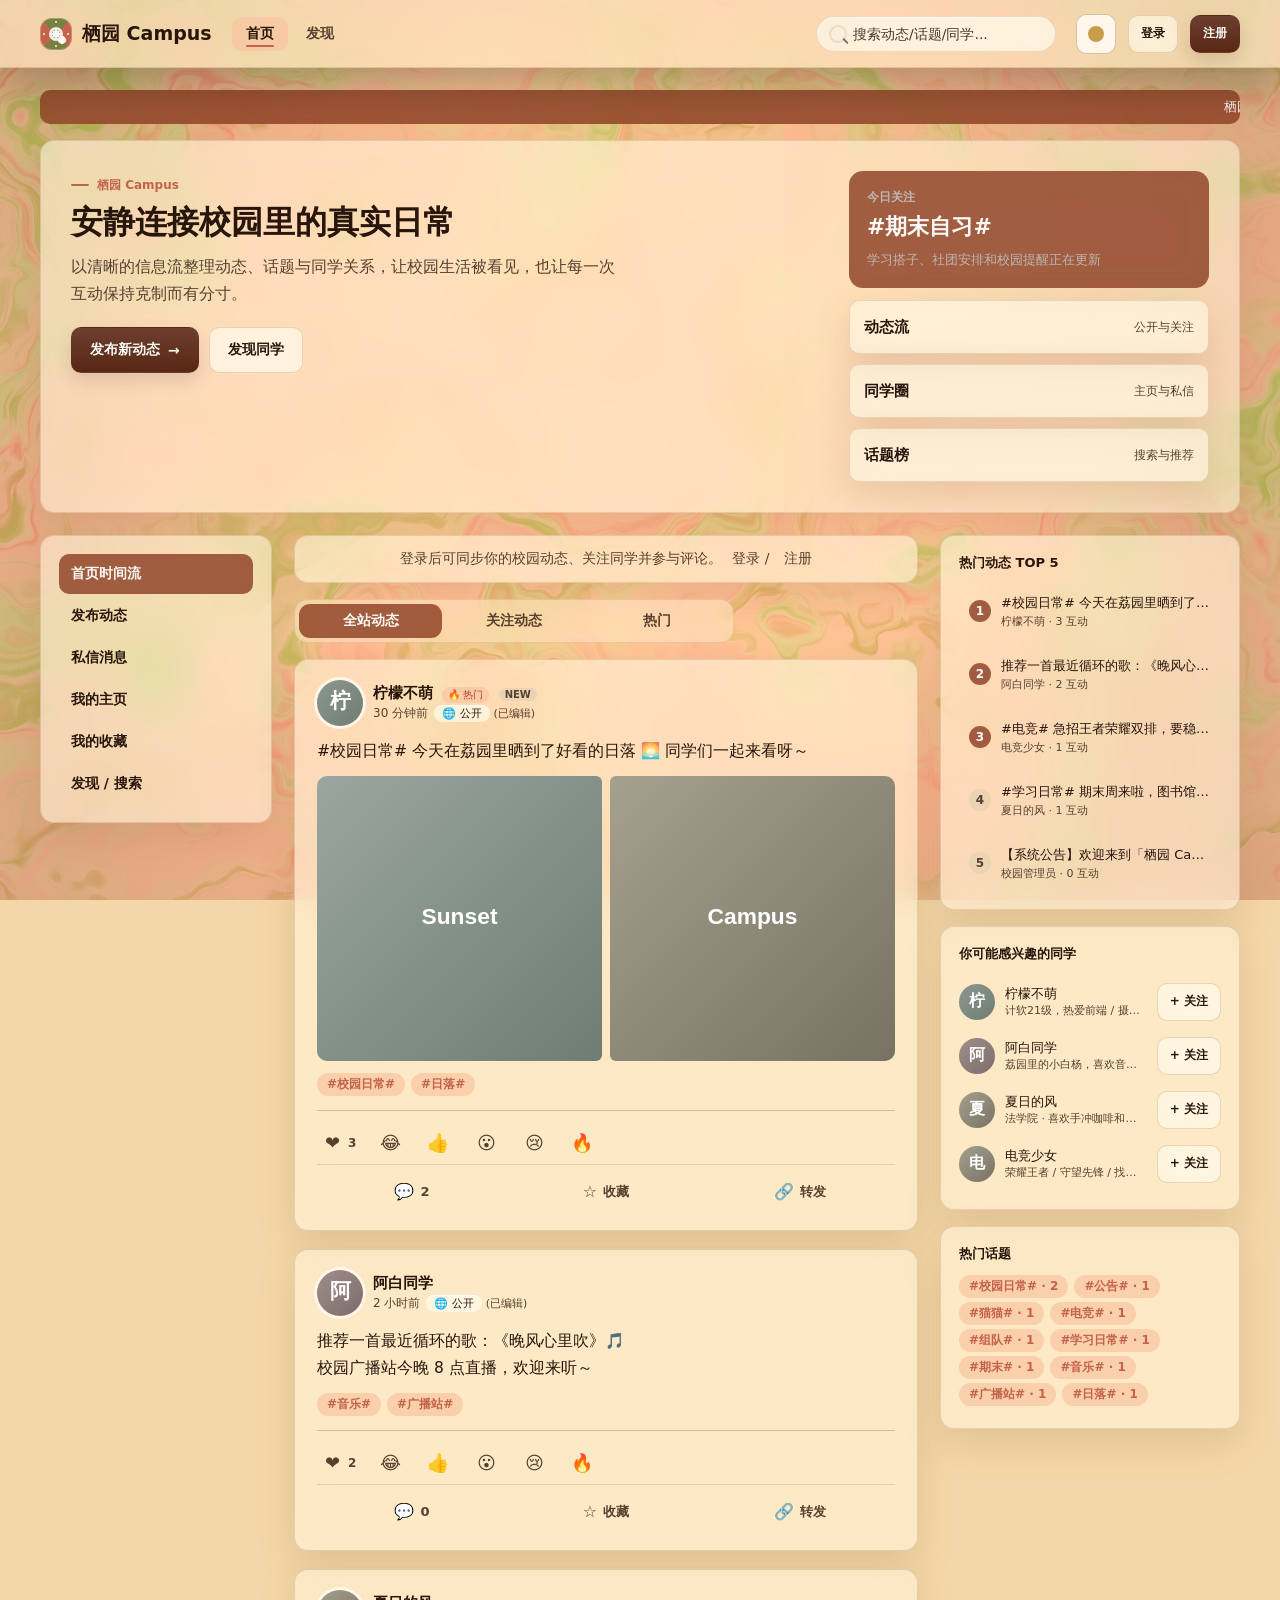
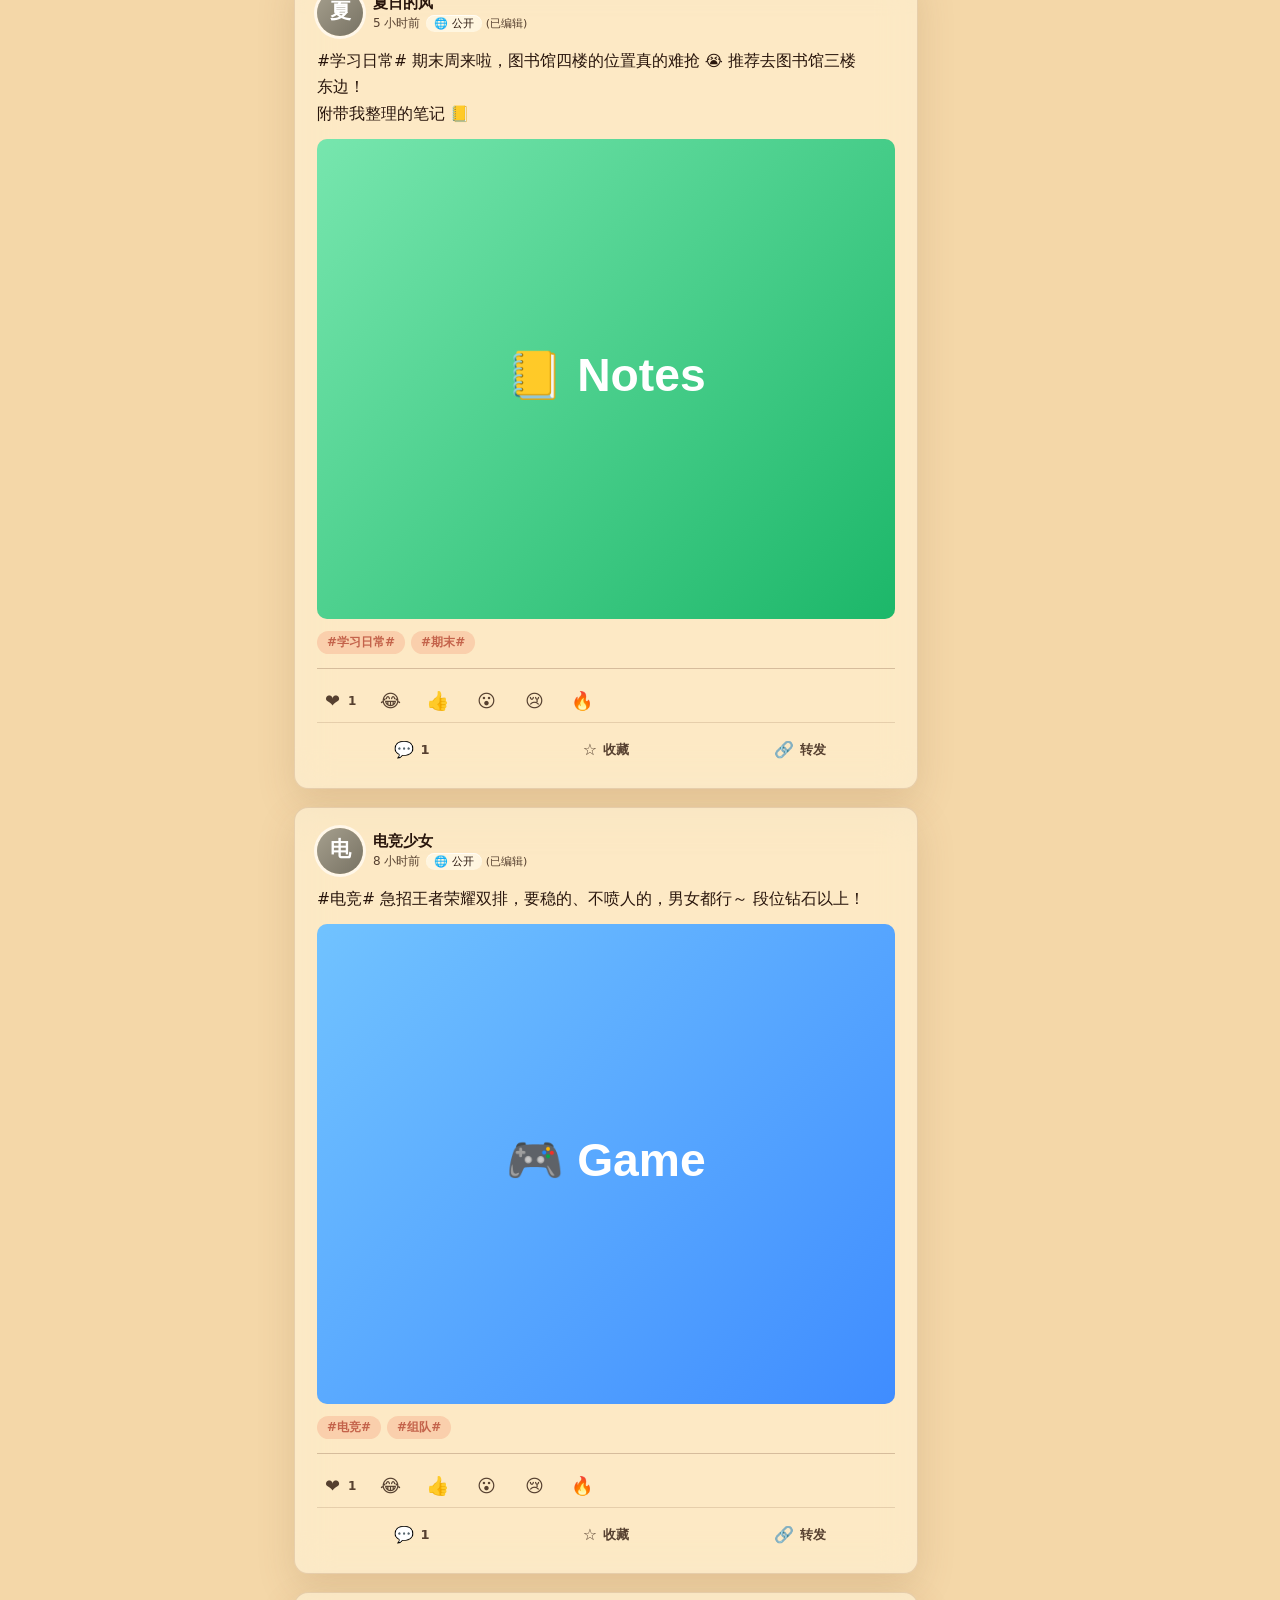
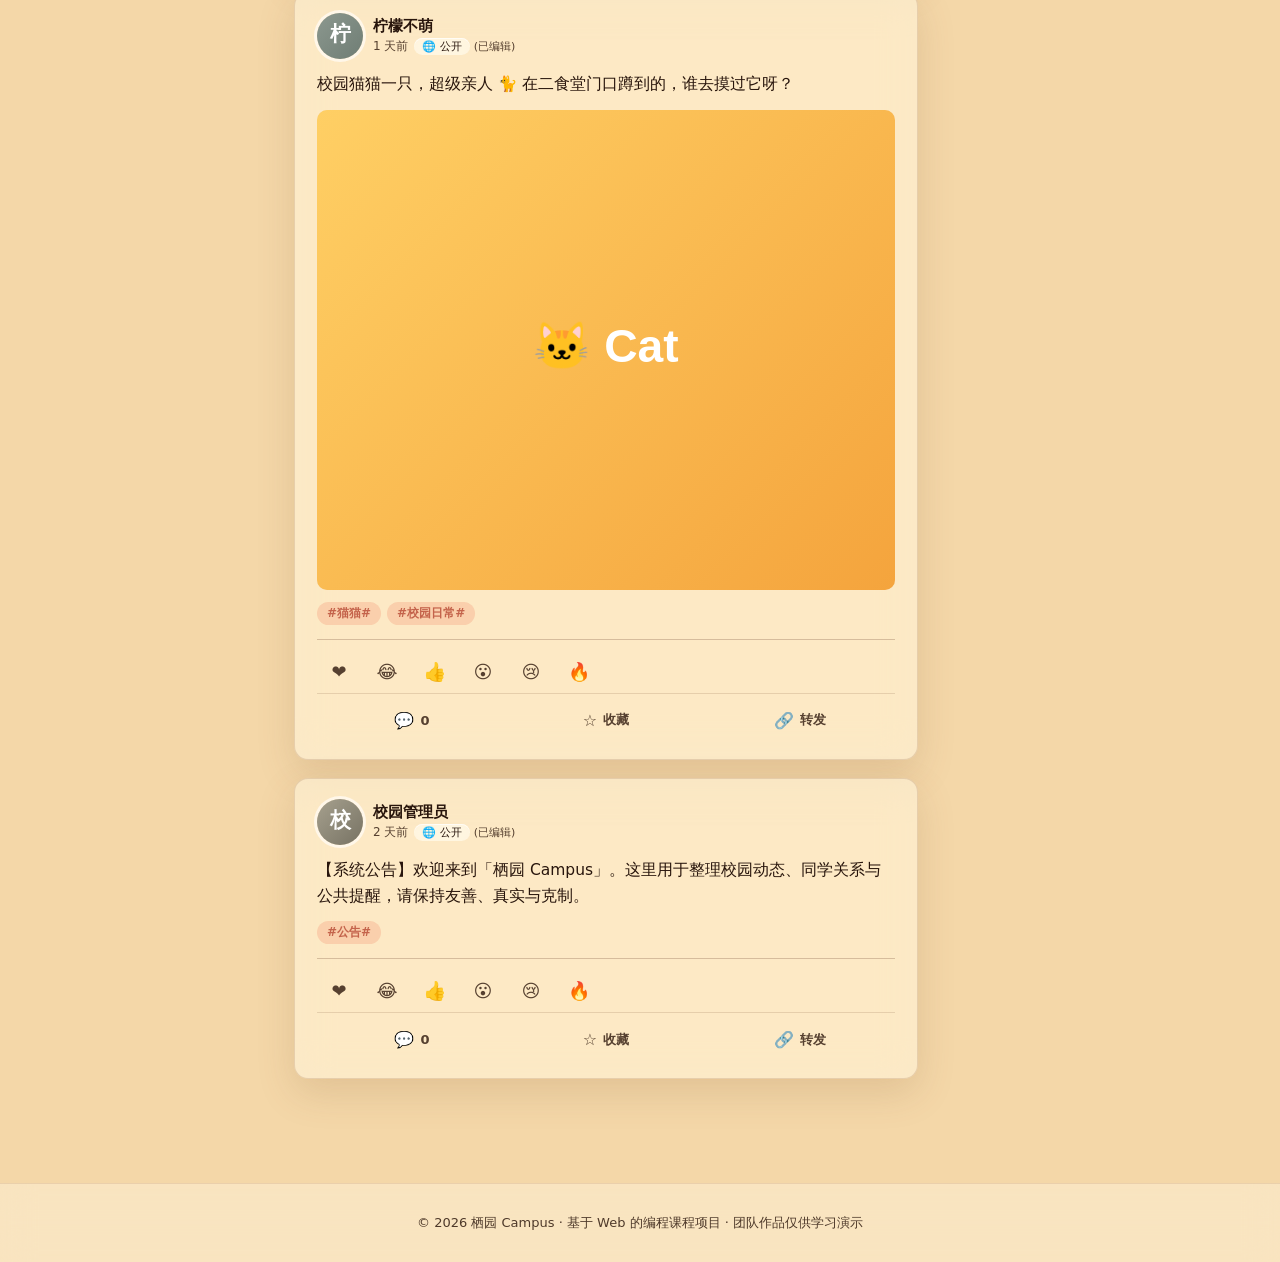
<file: index.html>
<!DOCTYPE html>
<html lang="zh-CN">
<head>
    <meta charset="UTF-8" />
    <meta name="viewport" content="width=device-width, initial-scale=1.0" />
    <title>栖园 Campus - 校园生活交友平台</title>
    <meta name="description" content="基于 Web 的编程课程项目 - 一个面向校园学生的轻量社交互动平台" />
    <link rel="stylesheet" href="css/common.css" />
    <link rel="stylesheet" href="css/home.css" />
</head>
<body>
    <header class="navbar" id="app-navbar"></header>

    <main class="page-wrapper">
        <div class="container">
            <div class="marquee">
                <span class="marquee-content">
                    栖园 Campus · 期末周自习室开放 · 校园歌手大赛报名中 · 荔园南门日落机位更新 · 失物招领请认准官方账号
                </span>
            </div>

            <section class="campus-pulse" aria-label="校园社区概览">
                <div class="pulse-copy">
                    <span class="pulse-kicker">栖园 Campus</span>
                    <h1>安静连接校园里的真实日常</h1>
                    <p>以清晰的信息流整理动态、话题与同学关系，让校园生活被看见，也让每一次互动保持克制而有分寸。</p>
                    <div class="pulse-actions">
                        <a href="publish.html" class="btn btn-primary">发布新动态</a>
                        <a href="search.html" class="btn btn-outline">发现同学</a>
                    </div>
                </div>
                <div class="pulse-board" aria-hidden="true">
                    <div class="pulse-card pulse-card-main">
                        <span>今日关注</span>
                        <strong>#期末自习#</strong>
                        <small>学习搭子、社团安排和校园提醒正在更新</small>
                    </div>
                    <div class="pulse-metrics">
                        <div><strong>动态流</strong><span>公开与关注</span></div>
                        <div><strong>同学圈</strong><span>主页与私信</span></div>
                        <div><strong>话题榜</strong><span>搜索与推荐</span></div>
                    </div>
                </div>
            </section>

            <div class="home-layout">
                <!-- Left sidebar -->
                <aside class="home-sidebar-left">
                    <div class="sidebar-card">
                        <div id="sidebar-user"></div>
                        <ul class="nav-list" id="sidebar-nav">
                            <li><a href="index.html" class="active">首页时间流</a></li>
                            <li><a href="publish.html">发布动态</a></li>
                            <li><a href="messages.html">私信消息</a></li>
                            <li><a href="profile.html">我的主页</a></li>
                            <li><a href="profile.html?tab=favorites">我的收藏</a></li>
                            <li><a href="search.html">发现 / 搜索</a></li>
                        </ul>
                    </div>
                </aside>

                <!-- Main feed -->
                <section class="home-feed">
                    <div id="quick-publish-wrap"></div>

                    <div class="feed-tabs" id="feed-tabs">
                        <button data-mode="all" class="active">全站动态</button>
                        <button data-mode="follow">关注动态</button>
                        <button data-mode="hot">热门</button>
                    </div>

                    <div class="post-list" id="post-list"></div>
                </section>

                <!-- Right sidebar -->
                <aside class="home-sidebar-right">
                    <div class="sidebar-card">
                        <div class="sidebar-title">热门动态 TOP 5</div>
                        <div class="trending-list" id="trending-list"></div>
                    </div>
                    <div class="sidebar-card">
                        <div class="sidebar-title">你可能感兴趣的同学</div>
                        <div id="suggest-users"></div>
                    </div>
                    <div class="sidebar-card">
                        <div class="sidebar-title">热门话题</div>
                        <div id="hot-tags"></div>
                    </div>
                </aside>
            </div>
        </div>
    </main>

    <footer class="footer" id="app-footer"></footer>

    <script src="js/storage.js"></script>
    <script src="js/seed.js"></script>
    <script src="js/common.js"></script>
    <script src="js/home.js"></script>
    <script>UI.initPage('home');</script>
</body>
</html>
</file>
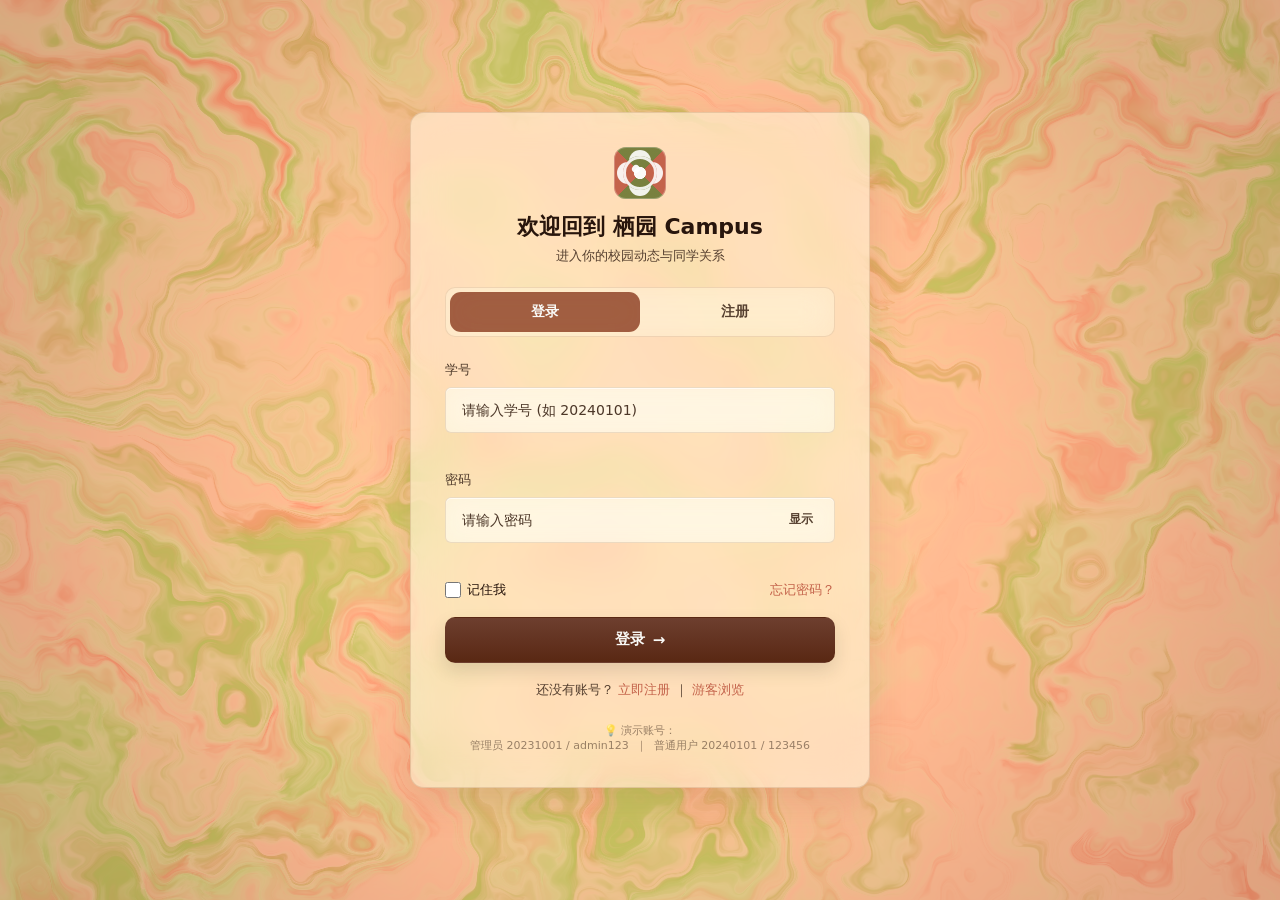
<file: admin.html>
<!DOCTYPE html>
<html lang="zh-CN">
<head>
    <meta charset="UTF-8" />
    <meta name="viewport" content="width=device-width, initial-scale=1.0" />
    <title>管理后台 - 栖园 Campus</title>
    <link rel="stylesheet" href="css/common.css" />
    <link rel="stylesheet" href="css/admin.css" />
</head>
<body>
    <header class="navbar" id="app-navbar"></header>

    <main class="page-wrapper">
        <div class="container">
            <div class="admin-layout">
                <aside class="admin-sidebar">
                    <div class="sidebar-title">🛡️ 管理后台</div>
                    <ul class="nav-list" id="admin-nav">
                        <li><a href="javascript:void(0)" data-tab="dashboard" class="active">📊 数据概览</a></li>
                        <li><a href="javascript:void(0)" data-tab="users">👤 用户管理</a></li>
                        <li><a href="javascript:void(0)" data-tab="posts">📝 动态管理</a></li>
                        <li><a href="javascript:void(0)" data-tab="comments">💬 评论管理</a></li>
                    </ul>
                </aside>
                <section class="admin-content" id="admin-content"></section>
            </div>
        </div>
    </main>

    <footer class="footer" id="app-footer"></footer>

    <script src="js/storage.js"></script>
    <script src="js/seed.js"></script>
    <script src="js/common.js"></script>
    <script src="js/admin.js"></script>
    <script>UI.initPage('admin');</script>
</body>
</html>
</file>
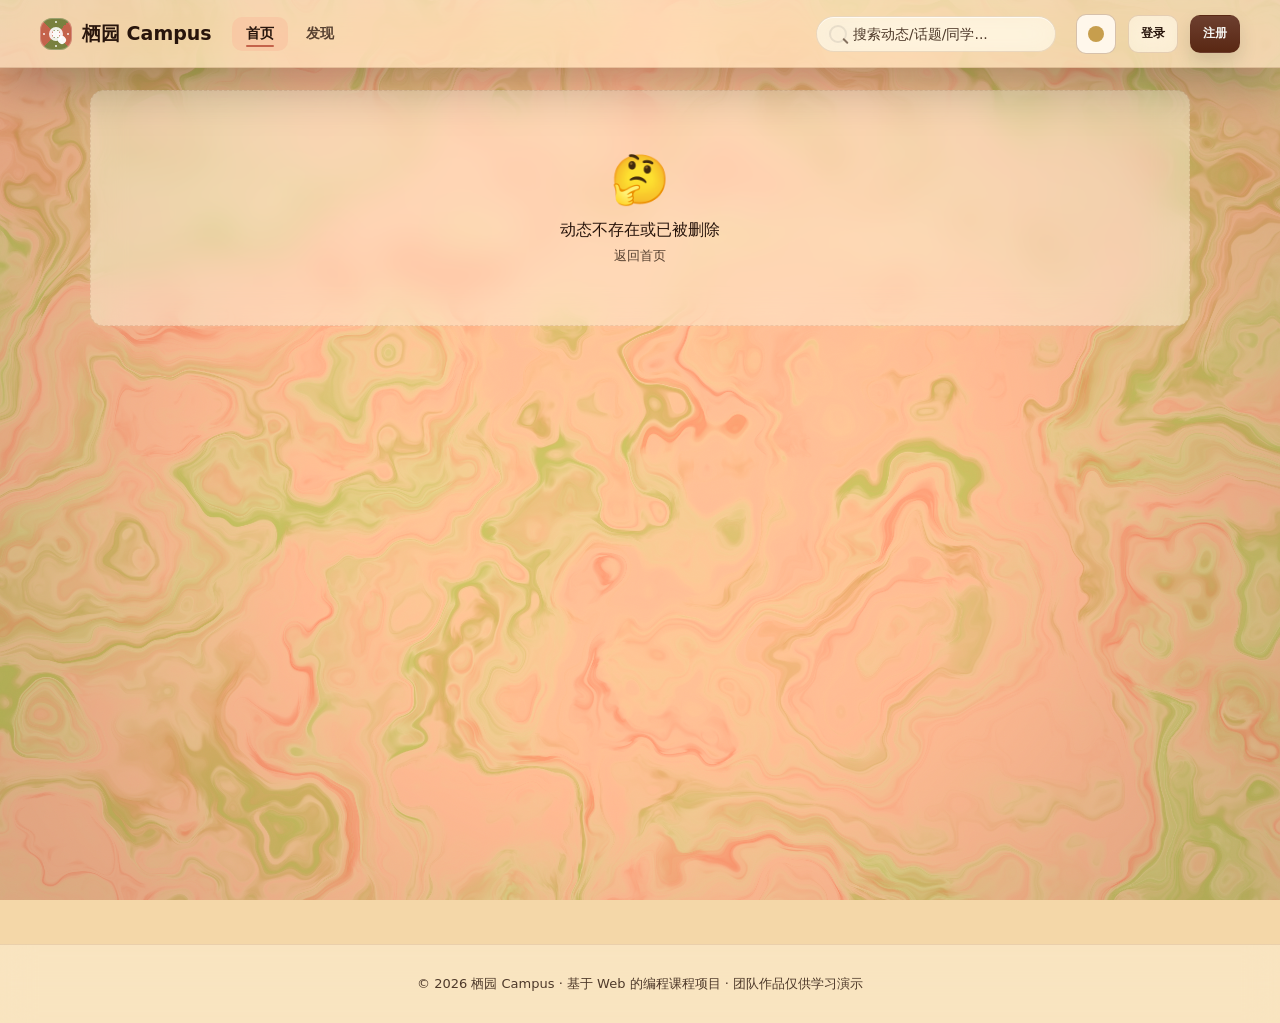
<file: detail.html>
<!DOCTYPE html>
<html lang="zh-CN">
<head>
    <meta charset="UTF-8" />
    <meta name="viewport" content="width=device-width, initial-scale=1.0" />
    <title>动态详情 - 栖园 Campus</title>
    <link rel="stylesheet" href="css/common.css" />
    <link rel="stylesheet" href="css/home.css" />
    <link rel="stylesheet" href="css/detail.css" />
</head>
<body>
    <header class="navbar" id="app-navbar"></header>

    <main class="page-wrapper">
        <div class="container">
            <div class="detail-container" id="detail-root">
                <!-- detail content rendered by JS -->
            </div>
        </div>
    </main>

    <footer class="footer" id="app-footer"></footer>

    <script src="js/storage.js"></script>
    <script src="js/seed.js"></script>
    <script src="js/common.js"></script>
    <script src="js/detail.js"></script>
    <script>UI.initPage('home');</script>
</body>
</html>
</file>
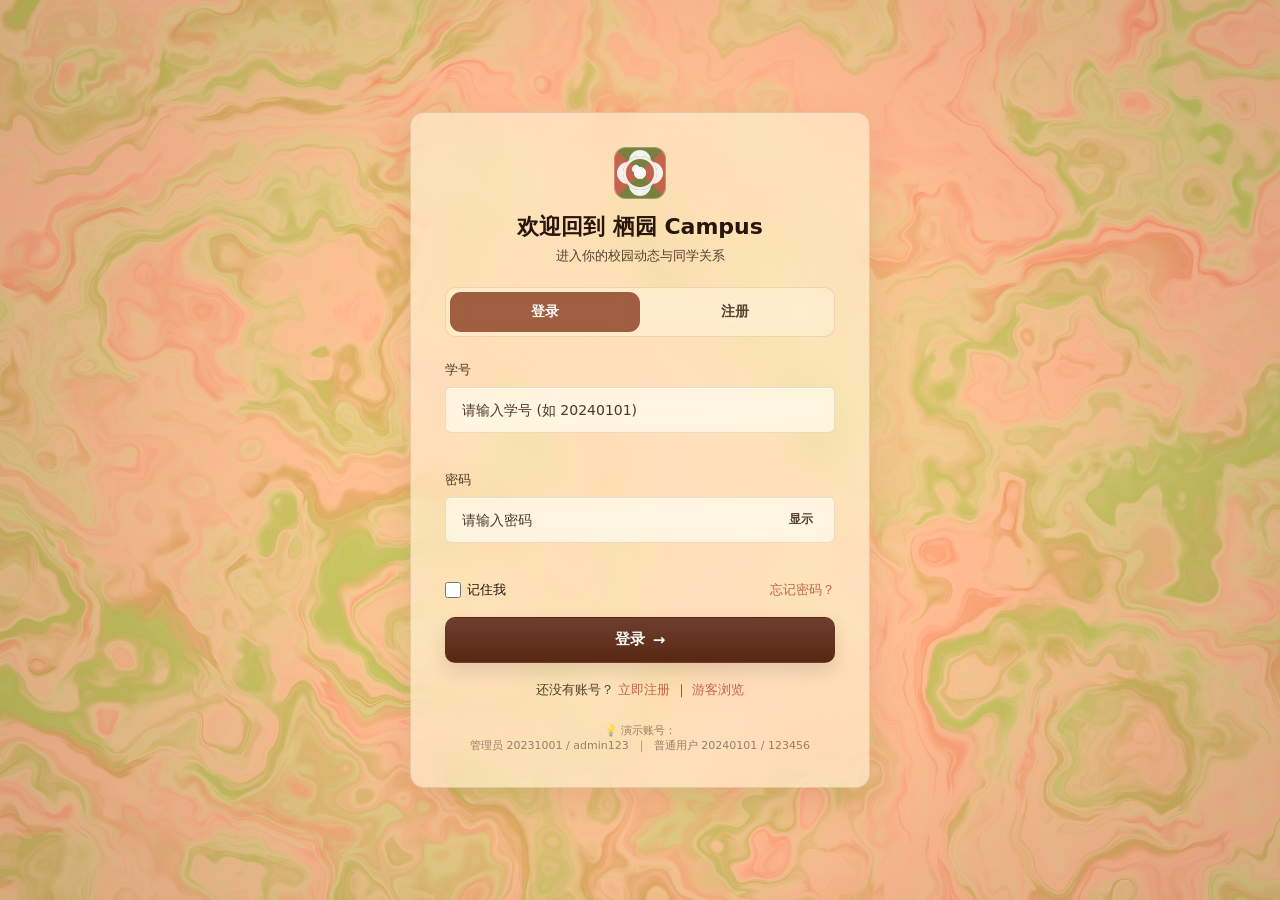
<file: login.html>
<!DOCTYPE html>
<html lang="zh-CN">
<head>
    <meta charset="UTF-8" />
    <meta name="viewport" content="width=device-width, initial-scale=1.0" />
    <title>登录 - 栖园 Campus</title>
    <link rel="stylesheet" href="css/common.css" />
    <link rel="stylesheet" href="css/auth.css" />
</head>
<body class="auth-page">
    <div class="auth-card">
        <div class="auth-logo">
            <div class="logo-icon">Q</div>
            <h1>欢迎回到 栖园 Campus</h1>
            <p>进入你的校园动态与同学关系</p>
        </div>

        <div class="auth-tabs">
            <a href="login.html" class="active">登录</a>
            <a href="register.html">注册</a>
        </div>

        <form id="login-form" novalidate>
            <div class="form-group">
                <label class="form-label">学号</label>
                <div class="input-with-icon">
                    <span class="icon">🆔</span>
                    <input type="text" name="studentId" class="form-control" placeholder="请输入学号 (如 20240101)" autocomplete="username" />
                </div>
                <div class="form-error" data-error-for="studentId"></div>
            </div>

            <div class="form-group">
                <label class="form-label">密码</label>
                <div class="input-with-icon">
                    <span class="icon">🔒</span>
                    <input type="password" name="password" id="password-input" class="form-control" placeholder="请输入密码" autocomplete="current-password" />
                    <span class="pwd-toggle" id="pwd-toggle">👁️</span>
                </div>
                <div class="form-error" data-error-for="password"></div>
            </div>

            <div class="auth-row">
                <label class="checkbox-wrap"><input type="checkbox" name="remember" id="remember" />记住我</label>
                <a href="javascript:void(0)" class="auth-link" id="forgot-link">忘记密码？</a>
            </div>

            <button type="submit" class="btn btn-primary btn-block btn-lg">登录</button>

            <div class="auth-bottom">
                还没有账号？ <a href="register.html" class="auth-link">立即注册</a>
                ｜ <a href="index.html" class="auth-link">游客浏览</a>
            </div>

            <div class="auth-bottom" style="font-size:11px;margin-top:24px;opacity:0.6;">
                💡 演示账号：<br/>
                管理员 20231001 / admin123 &nbsp;｜&nbsp; 普通用户 20240101 / 123456
            </div>
        </form>
    </div>

    <script src="js/storage.js"></script>
    <script src="js/seed.js"></script>
    <script src="js/common.js"></script>
    <script src="js/auth.js"></script>
    <script>
        UI.applyTheme();
        seedData();
        Auth.initLogin();
    </script>
</body>
</html>
</file>
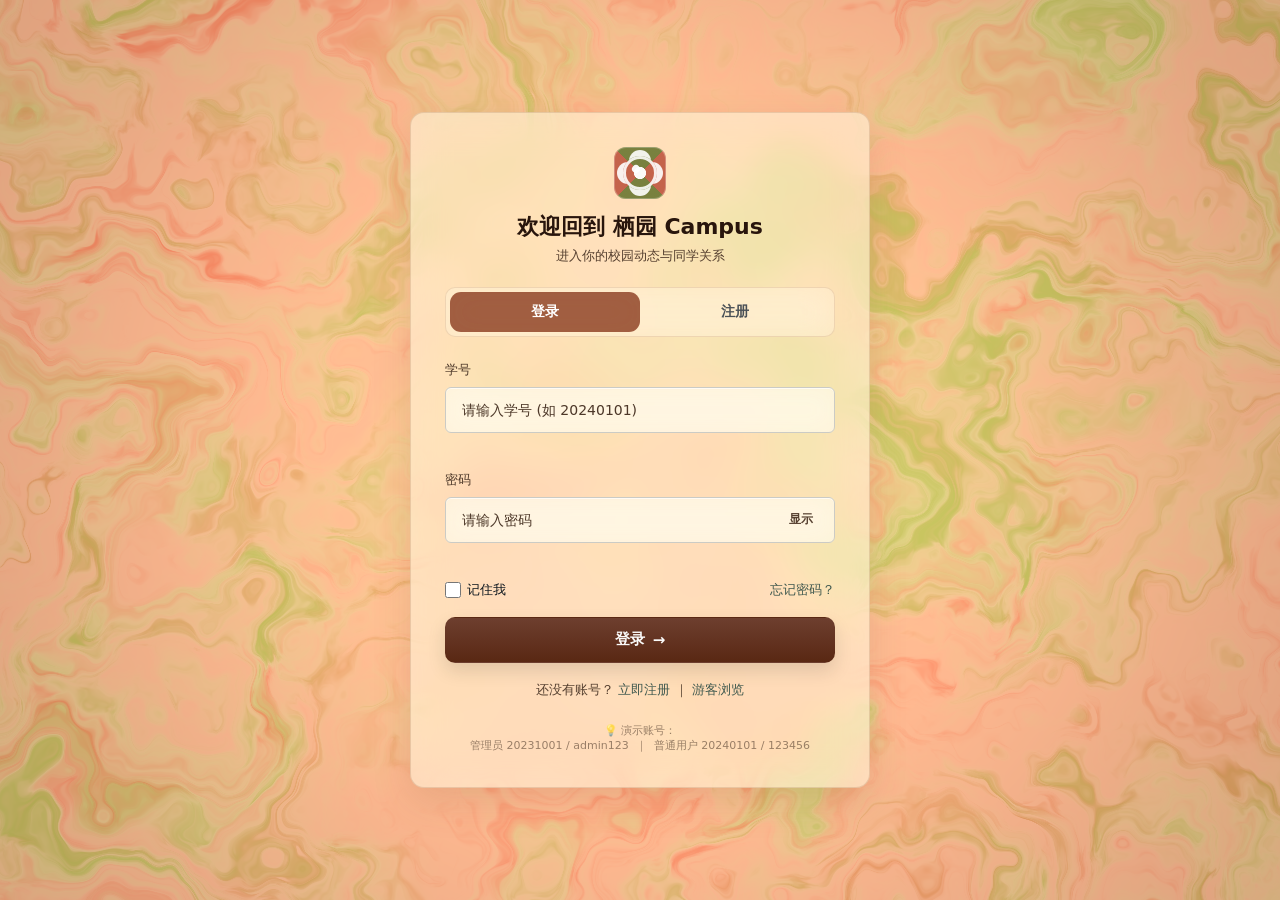
<file: messages.html>
<!DOCTYPE html>
<html lang="zh-CN">
<head>
    <meta charset="UTF-8" />
    <meta name="viewport" content="width=device-width, initial-scale=1.0" />
    <title>私信 - 栖园 Campus</title>
    <link rel="stylesheet" href="css/common.css" />
    <link rel="stylesheet" href="css/home.css" />
    <style>
        .msg-layout { display:grid; grid-template-columns: 280px 1fr; gap:0; background:var(--color-card);
            border-radius:var(--radius-lg); border:1px solid var(--color-border); overflow:hidden;
            min-height: 70vh; box-shadow: var(--shadow-sm); }
        @media(max-width:760px) { .msg-layout { grid-template-columns: 1fr; } .msg-side.hide-mobile { display:none; } }
        .msg-side { border-right:1px solid var(--color-border); display:flex; flex-direction:column; }
        .msg-side-header { padding:16px; border-bottom:1px solid var(--color-border); font-weight:600; }
        .msg-conv-list { flex:1; overflow:auto; }
        .msg-conv { display:flex; gap:10px; padding:12px 16px; cursor:pointer; align-items:center; border-bottom:1px solid var(--color-border); }
        .msg-conv:hover, .msg-conv.active { background: var(--color-primary-soft); }
        .msg-conv img { width:42px; height:42px; border-radius:50%; }
        .msg-conv-info { flex:1; min-width:0; }
        .msg-conv-name { font-size:14px; font-weight:600; }
        .msg-conv-last { font-size:12px; color:var(--color-text-light); overflow:hidden; text-overflow:ellipsis; white-space:nowrap; }
        .msg-conv-time { font-size:11px; color:var(--color-text-light); }
        .msg-main { display:flex; flex-direction:column; }
        .msg-main-header { padding:16px; border-bottom:1px solid var(--color-border); display:flex; align-items:center; gap:10px; font-weight:600; }
        .msg-list { flex:1; overflow:auto; padding:16px; display:flex; flex-direction:column; gap:10px; background: var(--color-bg); }
        .msg-bubble { max-width:65%; padding:10px 14px; border-radius:14px; font-size:14px; line-height:1.5;
            background:var(--color-card); border:1px solid var(--color-border); word-break:break-word; }
        .msg-bubble.mine { align-self:flex-end; background: var(--color-primary); color:#fff; border-color: var(--color-primary); }
        .msg-time { font-size:11px; color:var(--color-text-light); align-self:center; margin: 4px 0; }
        .msg-input-bar { display:flex; gap:8px; padding:12px; border-top:1px solid var(--color-border); background:var(--color-card); }
        .msg-input-bar input { flex:1; padding:10px 14px; border-radius:var(--radius-pill); border:1px solid var(--color-border);
            background:var(--color-bg); outline:none; }
        .msg-title { margin-bottom:16px; font-size:24px; letter-spacing:0; }
        .msg-layout { border-radius:var(--radius-lg); box-shadow:var(--shadow-md); background:color-mix(in oklch, var(--color-card) 92%, transparent); }
        .msg-side-header, .msg-main-header { background:color-mix(in oklch, var(--color-card) 72%, var(--color-surface)); font-weight:750; }
        .msg-conv:hover, .msg-conv.active { background: color-mix(in oklch, var(--color-primary) 10%, transparent); }
        .msg-list { background:linear-gradient(180deg, var(--color-surface), color-mix(in oklch, var(--color-surface) 72%, var(--color-card))); }
        .msg-bubble { border-radius:var(--radius-lg); box-shadow:var(--shadow-sm); }
        .msg-bubble.mine { background:linear-gradient(135deg, var(--color-primary), var(--color-secondary)); border-color:transparent; }
        .msg-input-bar input:focus { border-color:var(--color-primary); box-shadow:0 0 0 4px color-mix(in oklch, var(--color-primary) 14%, transparent); }
    </style>
</head>
<body>
    <header class="navbar" id="app-navbar"></header>

    <main class="page-wrapper">
        <div class="container">
            <h2 class="msg-title">私信消息</h2>
            <div class="msg-layout">
                <aside class="msg-side hide-mobile">
                    <div class="msg-side-header">会话列表</div>
                    <div class="msg-conv-list" id="conv-list"></div>
                </aside>
                <section class="msg-main" id="msg-main">
                    <div class="empty-state" style="margin:auto;"><div class="emoji">💌</div>
                        <div class="title">选择左侧会话开始聊天</div>
                        <div class="desc">这是一个 UI 演示版的私信功能</div></div>
                </section>
            </div>
        </div>
    </main>

    <footer class="footer" id="app-footer"></footer>

    <script src="js/storage.js"></script>
    <script src="js/seed.js"></script>
    <script src="js/common.js"></script>
    <script src="js/messages.js"></script>
    <script>UI.initPage('messages');</script>
</body>
</html>
</file>
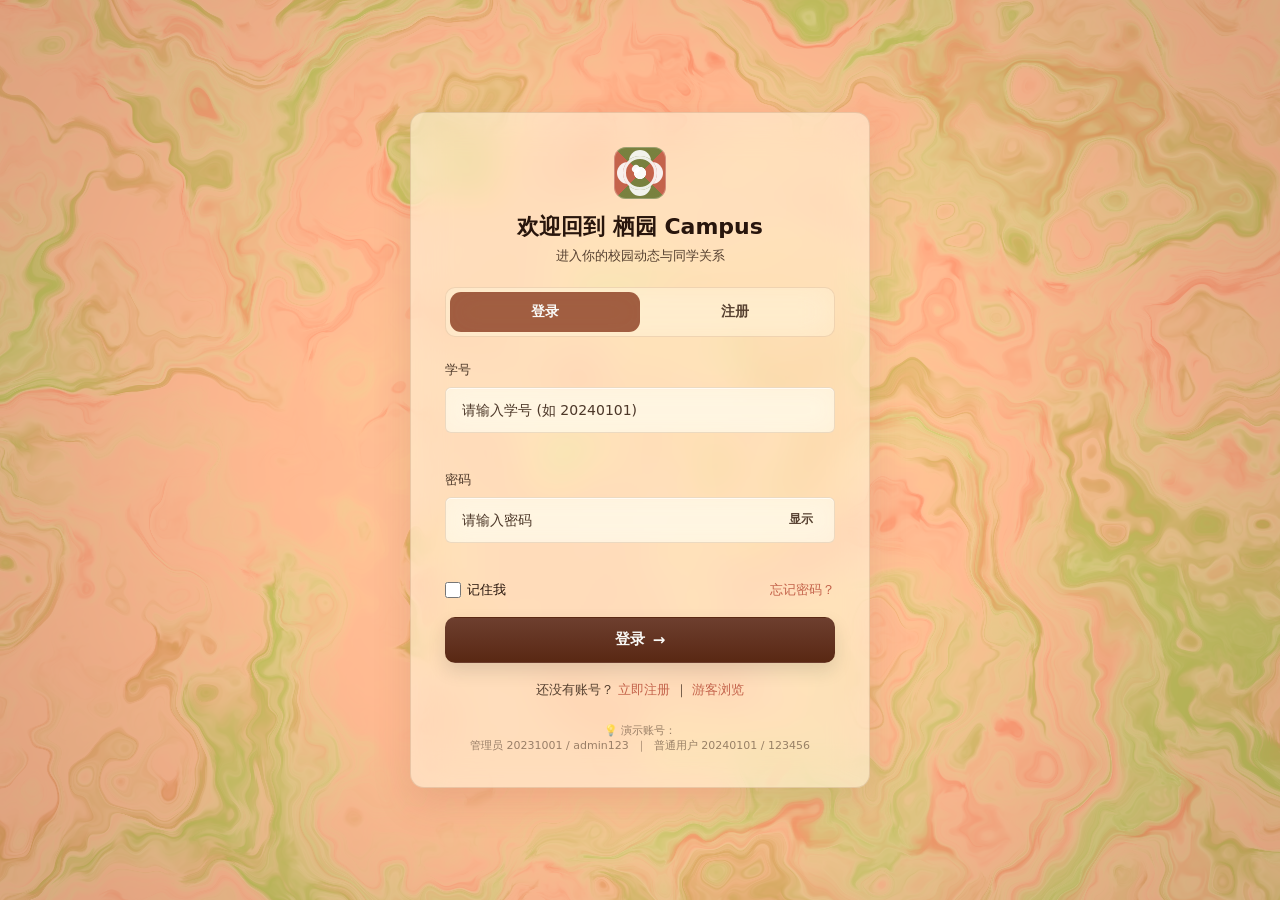
<file: profile.html>
<!DOCTYPE html>
<html lang="zh-CN">
<head>
    <meta charset="UTF-8" />
    <meta name="viewport" content="width=device-width, initial-scale=1.0" />
    <title>我的主页 - 栖园 Campus</title>
    <link rel="stylesheet" href="css/common.css" />
    <link rel="stylesheet" href="css/home.css" />
    <link rel="stylesheet" href="css/profile.css" />
    <link rel="stylesheet" href="css/auth.css" />
</head>
<body>
    <header class="navbar" id="app-navbar"></header>

    <main class="page-wrapper">
        <div class="container">
            <div id="profile-root"></div>

            <div class="profile-tabs" id="profile-tabs">
                <button data-tab="posts" class="active">📝 我的动态</button>
                <button data-tab="favorites">⭐ 我的收藏</button>
                <button data-tab="photos">🖼️ 相册墙</button>
                <button data-tab="following">👥 关注 / 粉丝</button>
                <button data-tab="edit">⚙️ 编辑资料</button>
            </div>

            <div id="tab-content"></div>
        </div>
    </main>

    <footer class="footer" id="app-footer"></footer>

    <script src="js/storage.js"></script>
    <script src="js/seed.js"></script>
    <script src="js/common.js"></script>
    <script src="js/profile.js"></script>
    <script>UI.initPage('profile');</script>
</body>
</html>
</file>
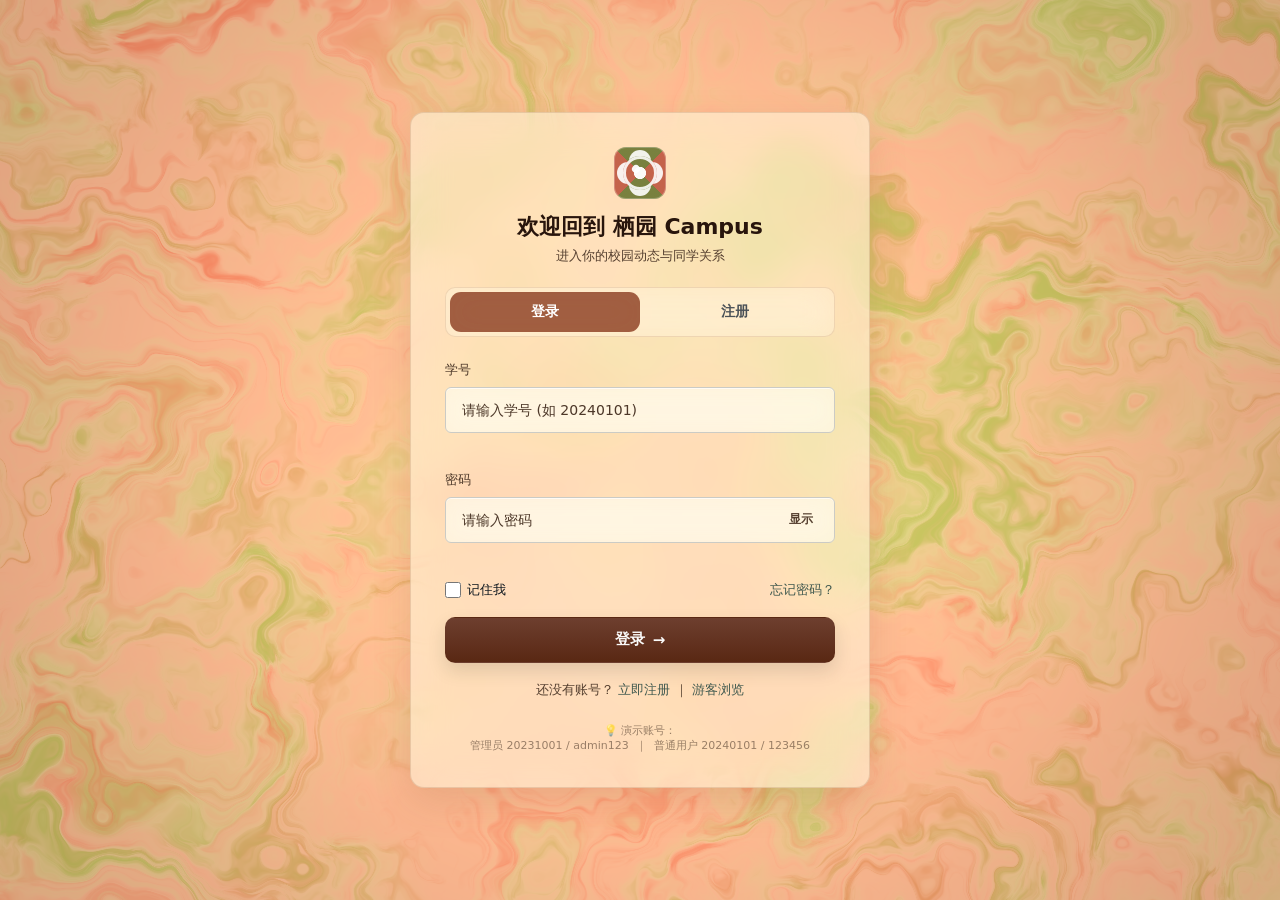
<file: publish.html>
<!DOCTYPE html>
<html lang="zh-CN">
<head>
    <meta charset="UTF-8" />
    <meta name="viewport" content="width=device-width, initial-scale=1.0" />
    <title>发布动态 - 栖园 Campus</title>
    <link rel="stylesheet" href="css/common.css" />
    <link rel="stylesheet" href="css/publish.css" />
</head>
<body>
    <header class="navbar" id="app-navbar"></header>

    <main class="page-wrapper">
        <div class="container">
            <div class="publish-container">
                <div class="publish-card">
                    <h2 class="publish-title" id="page-title">发布新动态</h2>

                    <div class="publish-author" id="publish-author"></div>

                    <textarea class="publish-textarea" id="post-content"
                        placeholder="今天有什么想分享的？支持 #话题# 哦～" maxlength="500"></textarea>
                    <div class="publish-counter"><span id="char-count">0</span> / 500</div>

                    <div class="image-uploader" id="image-uploader"></div>
                    <input type="file" id="image-file" accept="image/*" multiple style="display:none;" />

                    <div class="form-group" style="margin-top:14px;">
                        <label class="form-label">话题标签（每个 ≤10 字，最多 5 个）</label>
                        <div class="tag-input-wrap" id="tag-wrap">
                            <input type="text" class="tag-input" id="tag-input"
                                   placeholder="输入后按回车添加，例如：校园日常" />
                        </div>
                    </div>

                    <div class="publish-toolbar">
                        <div class="publish-toolbar-wrap">
                            <span class="publish-toolbar-item" id="emoji-trigger">😀 表情</span>
                            <div class="emoji-picker" id="emoji-picker"></div>
                        </div>
                        <span class="publish-toolbar-item" id="image-trigger">🖼️ 图片</span>
                        <span class="publish-toolbar-item" id="image-link-trigger">🔗 图片链接</span>

                        <select class="visibility-select" id="visibility-select">
                            <option value="public">🌐 公开</option>
                            <option value="friends">👥 仅好友可见</option>
                            <option value="private">🔒 仅自己可见</option>
                        </select>

                        <div class="publish-actions">
                            <button class="btn btn-ghost" id="cancel-btn">取消</button>
                            <button class="btn btn-primary" id="submit-btn">发布</button>
                        </div>
                    </div>
                </div>
            </div>
        </div>
    </main>

    <footer class="footer" id="app-footer"></footer>

    <script src="js/storage.js"></script>
    <script src="js/seed.js"></script>
    <script src="js/common.js"></script>
    <script src="js/publish.js"></script>
    <script>UI.initPage('publish');</script>
</body>
</html>
</file>
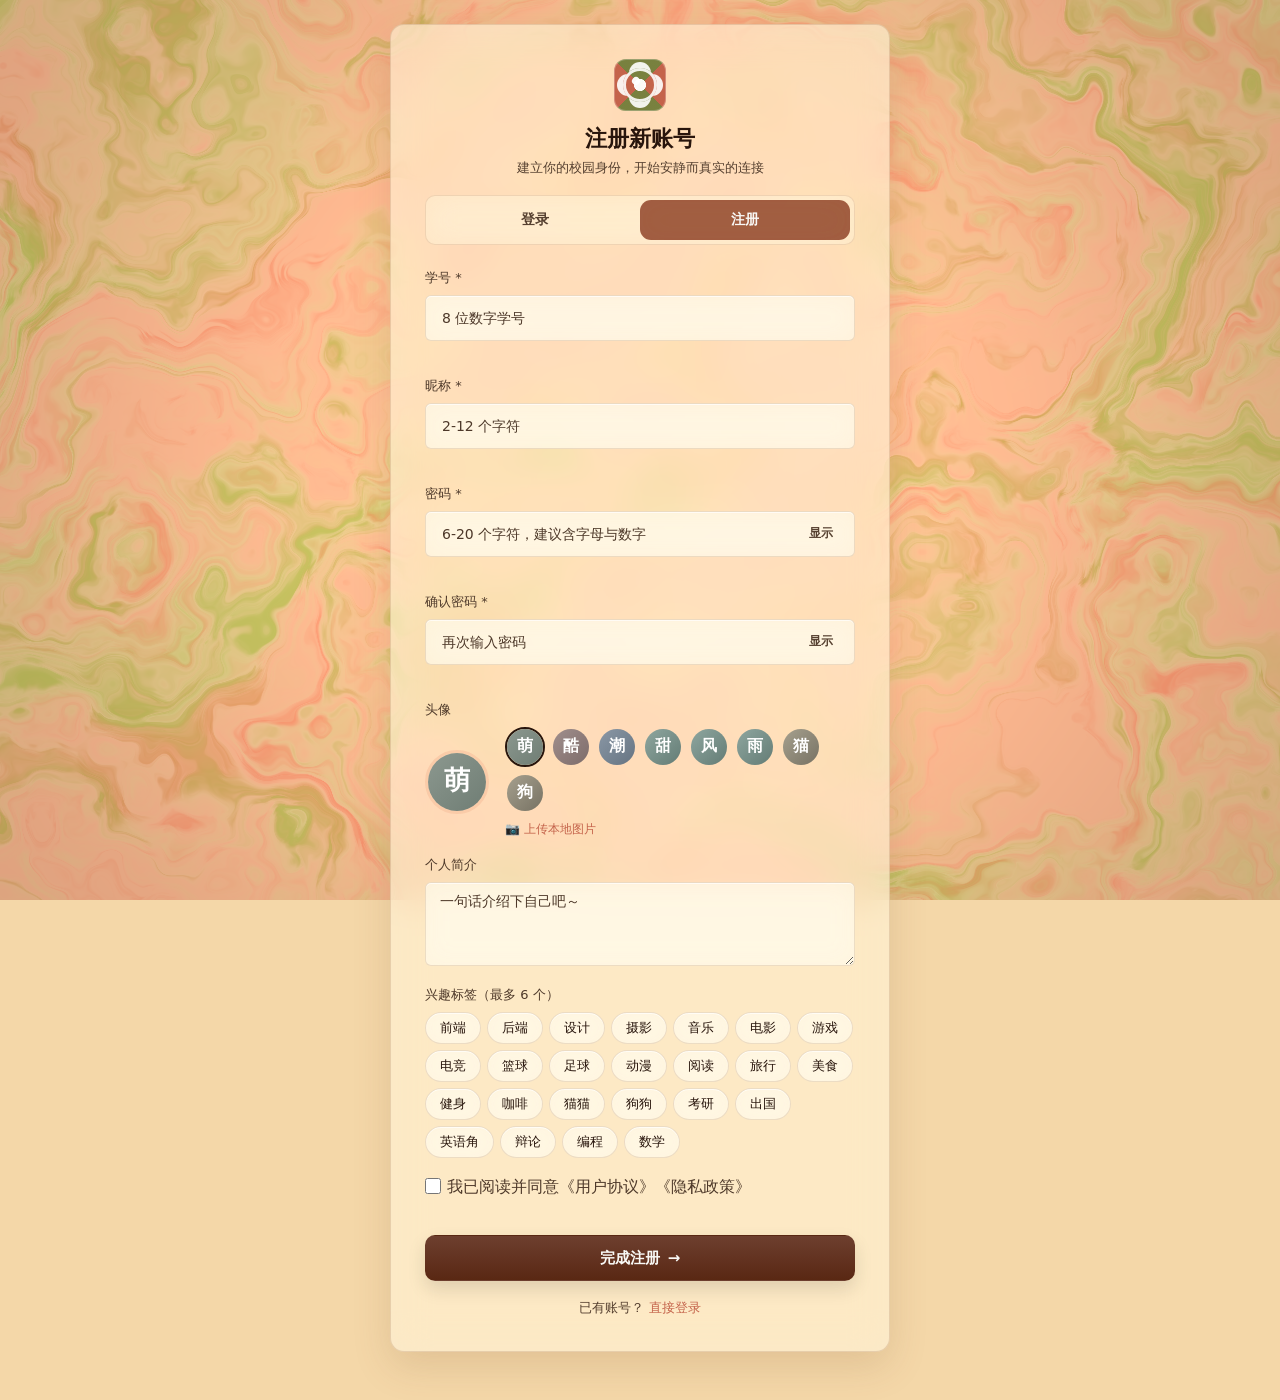
<file: register.html>
<!DOCTYPE html>
<html lang="zh-CN">
<head>
    <meta charset="UTF-8" />
    <meta name="viewport" content="width=device-width, initial-scale=1.0" />
    <title>注册 - 栖园 Campus</title>
    <link rel="stylesheet" href="css/common.css" />
    <link rel="stylesheet" href="css/auth.css" />
</head>
<body class="auth-page">
    <div class="auth-card" style="max-width:520px;">
        <div class="auth-logo">
            <div class="logo-icon">Q</div>
            <h1>注册新账号</h1>
            <p>建立你的校园身份，开始安静而真实的连接</p>
        </div>

        <div class="auth-tabs">
            <a href="login.html">登录</a>
            <a href="register.html" class="active">注册</a>
        </div>

        <form id="register-form" novalidate>
            <div class="form-group">
                <label class="form-label">学号 *</label>
                <div class="input-with-icon">
                    <span class="icon">🆔</span>
                    <input type="text" name="studentId" class="form-control" placeholder="8 位数字学号" maxlength="12" />
                </div>
                <div class="form-error" data-error-for="studentId"></div>
            </div>

            <div class="form-group">
                <label class="form-label">昵称 *</label>
                <div class="input-with-icon">
                    <span class="icon">👤</span>
                    <input type="text" name="nickname" class="form-control" placeholder="2-12 个字符" maxlength="12" />
                </div>
                <div class="form-error" data-error-for="nickname"></div>
            </div>

            <div class="form-group">
                <label class="form-label">密码 *</label>
                <div class="input-with-icon">
                    <span class="icon">🔒</span>
                    <input type="password" name="password" id="reg-password" class="form-control" placeholder="6-20 个字符，建议含字母与数字" />
                    <span class="pwd-toggle" data-toggle="reg-password">👁️</span>
                </div>
                <div class="form-error" data-error-for="password"></div>
            </div>

            <div class="form-group">
                <label class="form-label">确认密码 *</label>
                <div class="input-with-icon">
                    <span class="icon">🔒</span>
                    <input type="password" name="password2" id="reg-password2" class="form-control" placeholder="再次输入密码" />
                    <span class="pwd-toggle" data-toggle="reg-password2">👁️</span>
                </div>
                <div class="form-error" data-error-for="password2"></div>
            </div>

            <div class="form-group">
                <label class="form-label">头像</label>
                <div class="avatar-picker">
                    <img id="reg-avatar-preview" src="" alt="avatar" />
                    <div style="flex:1;">
                        <div class="avatar-presets" id="avatar-presets"></div>
                        <label style="display:inline-block;margin-top:8px;font-size:12px;color:var(--color-primary);cursor:pointer;">
                            📷 上传本地图片
                            <input type="file" id="avatar-file" accept="image/*" style="display:none;" />
                        </label>
                    </div>
                </div>
            </div>

            <div class="form-group">
                <label class="form-label">个人简介</label>
                <textarea name="bio" class="form-control" rows="2" placeholder="一句话介绍下自己吧～" maxlength="80"></textarea>
            </div>

            <div class="form-group">
                <label class="form-label">兴趣标签（最多 6 个）</label>
                <div class="tag-selector" id="tag-selector"></div>
            </div>

            <div class="form-group">
                <label class="checkbox-wrap">
                    <input type="checkbox" id="agree" />我已阅读并同意《用户协议》《隐私政策》
                </label>
                <div class="form-error" data-error-for="agree"></div>
            </div>

            <button type="submit" class="btn btn-primary btn-block btn-lg">完成注册</button>

            <div class="auth-bottom">
                已有账号？ <a href="login.html" class="auth-link">直接登录</a>
            </div>
        </form>
    </div>

    <script src="js/storage.js"></script>
    <script src="js/seed.js"></script>
    <script src="js/common.js"></script>
    <script src="js/auth.js"></script>
    <script>
        UI.applyTheme();
        seedData();
        Auth.initRegister();
    </script>
</body>
</html>
</file>
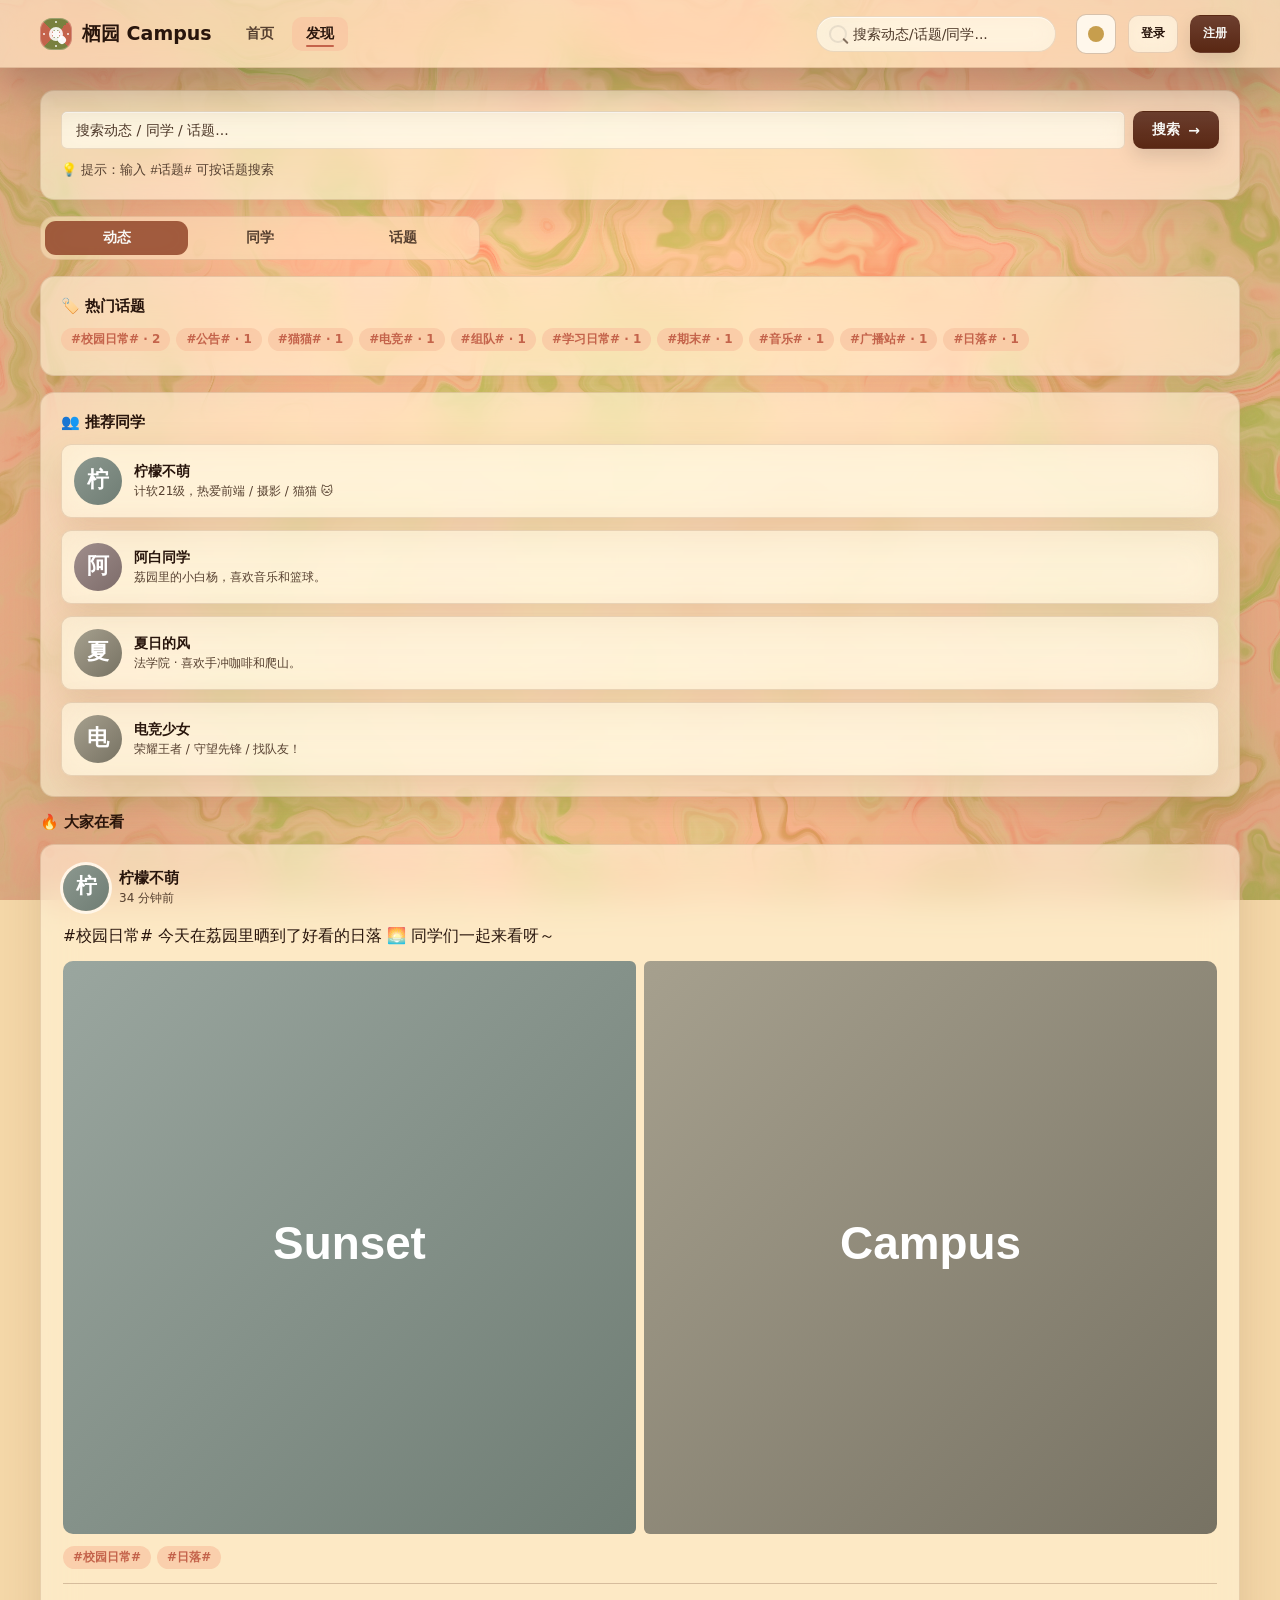
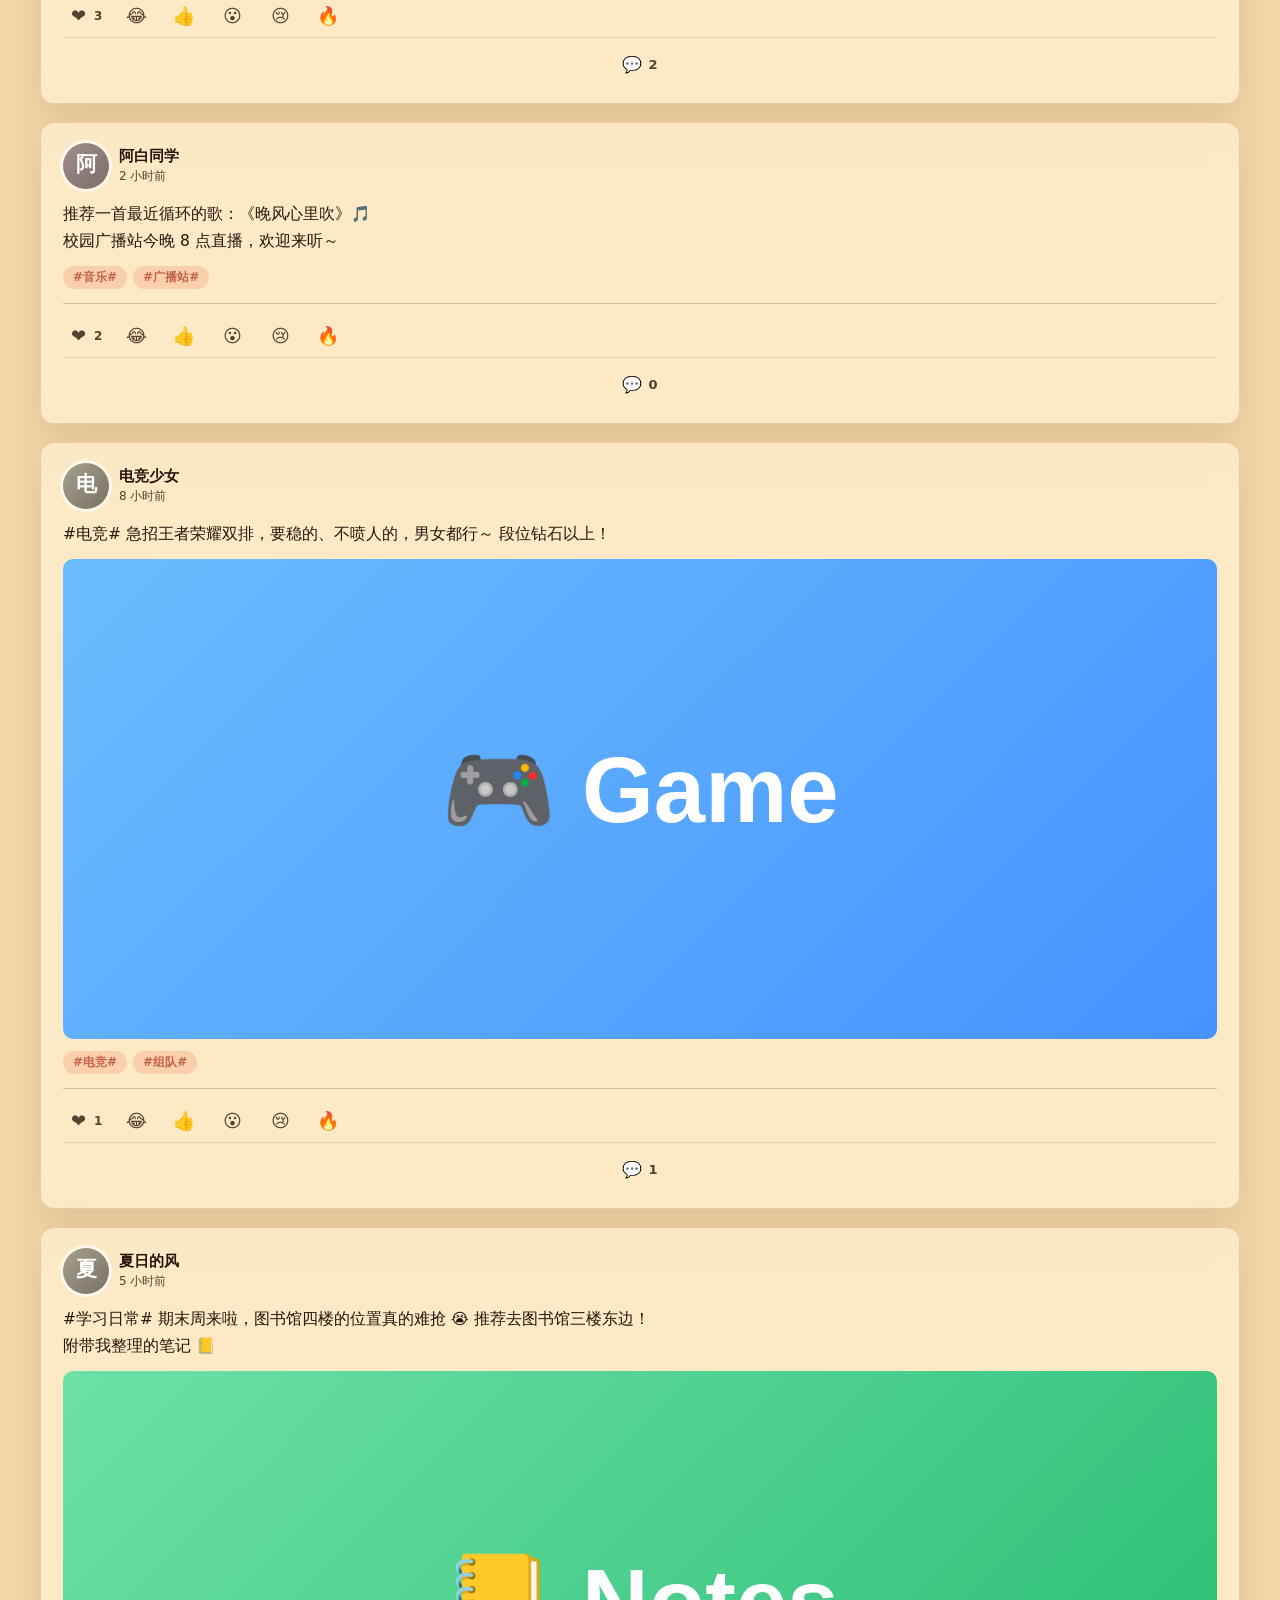
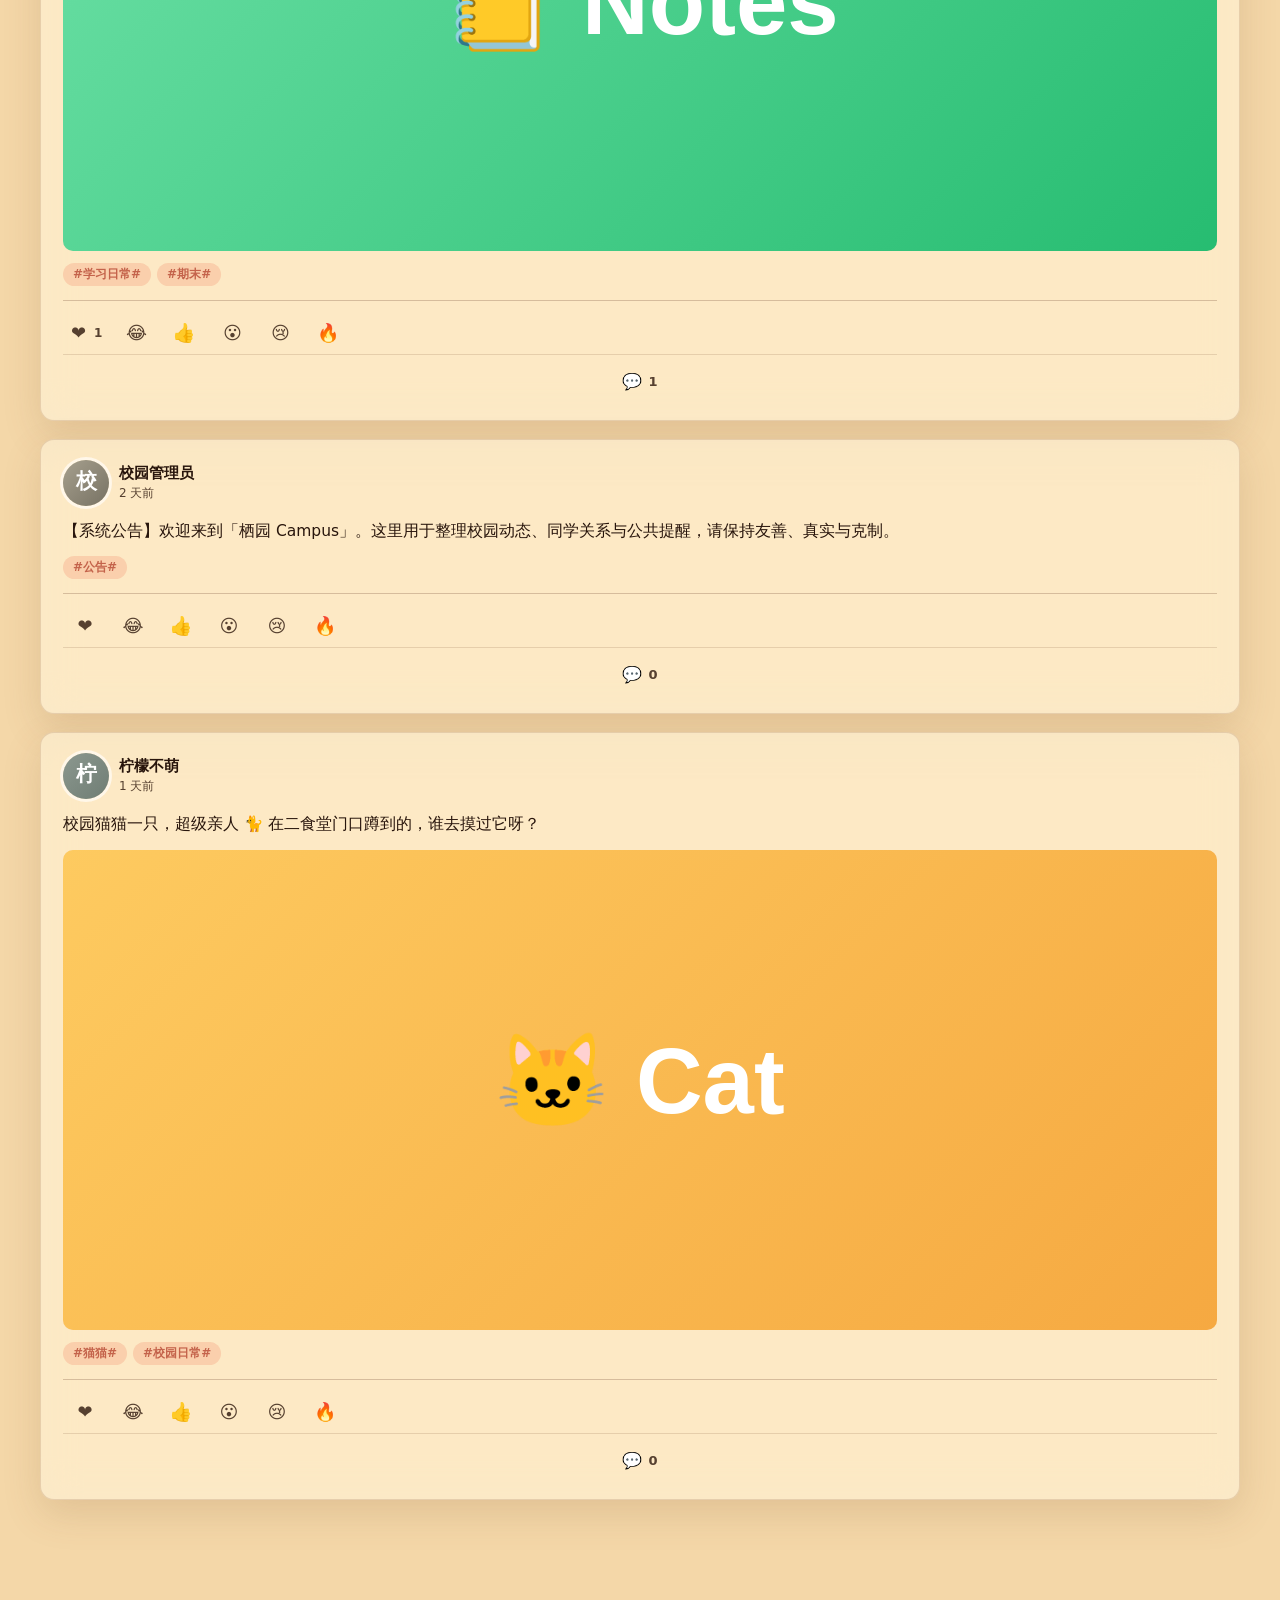
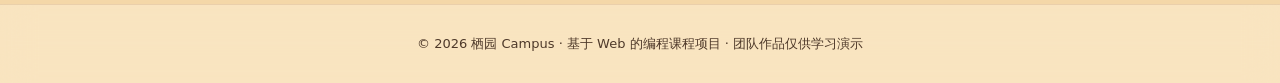
<file: search.html>
<!DOCTYPE html>
<html lang="zh-CN">
<head>
    <meta charset="UTF-8" />
    <meta name="viewport" content="width=device-width, initial-scale=1.0" />
    <title>发现 / 搜索 - 栖园 Campus</title>
    <link rel="stylesheet" href="css/common.css" />
    <link rel="stylesheet" href="css/home.css" />
    <link rel="stylesheet" href="css/profile.css" />
</head>
<body>
    <header class="navbar" id="app-navbar"></header>

    <main class="page-wrapper">
        <div class="container">
            <div class="card" style="margin-bottom:16px;">
                <div style="display:flex;gap:8px;flex-wrap:wrap;align-items:center;">
                    <input type="text" id="search-box" class="form-control" placeholder="搜索动态 / 同学 / 话题..." style="flex:1;min-width:240px;" />
                    <button class="btn btn-primary" id="search-btn">搜索</button>
                </div>
                <div style="margin-top:12px;font-size:13px;color:var(--color-text-light);">
                    💡 提示：输入 <code>#话题#</code> 可按话题搜索
                </div>
            </div>

            <div class="feed-tabs" id="search-tabs">
                <button data-tab="post" class="active">动态</button>
                <button data-tab="user">同学</button>
                <button data-tab="tag">话题</button>
            </div>

            <div id="search-result"></div>
        </div>
    </main>

    <footer class="footer" id="app-footer"></footer>

    <script src="js/storage.js"></script>
    <script src="js/seed.js"></script>
    <script src="js/common.js"></script>
    <script src="js/search.js"></script>
    <script>UI.initPage('search');</script>
</body>
</html>
</file>
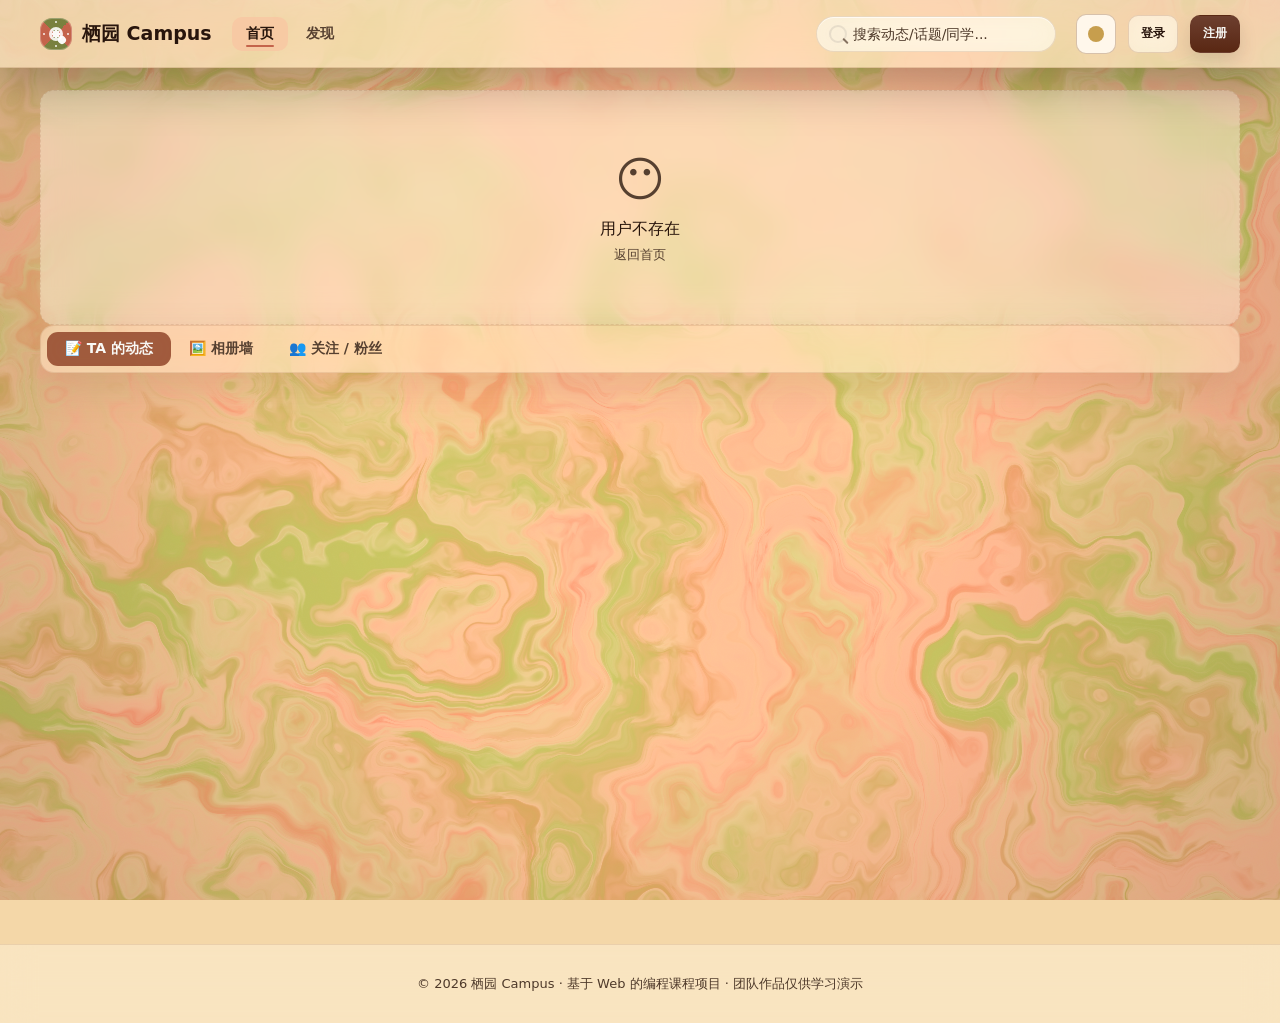
<file: user.html>
<!DOCTYPE html>
<html lang="zh-CN">
<head>
    <meta charset="UTF-8" />
    <meta name="viewport" content="width=device-width, initial-scale=1.0" />
    <title>TA 的主页 - 栖园 Campus</title>
    <link rel="stylesheet" href="css/common.css" />
    <link rel="stylesheet" href="css/home.css" />
    <link rel="stylesheet" href="css/profile.css" />
</head>
<body>
    <header class="navbar" id="app-navbar"></header>

    <main class="page-wrapper">
        <div class="container">
            <div id="user-root"></div>

            <div class="profile-tabs" id="user-tabs">
                <button data-tab="posts" class="active">📝 TA 的动态</button>
                <button data-tab="photos">🖼️ 相册墙</button>
                <button data-tab="following">👥 关注 / 粉丝</button>
            </div>

            <div id="user-tab-content"></div>
        </div>
    </main>

    <footer class="footer" id="app-footer"></footer>

    <script src="js/storage.js"></script>
    <script src="js/seed.js"></script>
    <script src="js/common.js"></script>
    <script src="js/user.js"></script>
    <script>UI.initPage('home');</script>
</body>
</html>
</file>
<file: css/common.css>
/* ====== Design Tokens ====== */
:root {
    --color-primary: oklch(0.58 0.23 18);
    --color-primary-hover: oklch(0.52 0.25 18);
    --color-primary-soft: oklch(0.96 0.035 18);
    --color-secondary: oklch(0.57 0.22 274);
    --color-accent: oklch(0.64 0.17 205);
    --color-mint: oklch(0.72 0.16 155);
    --color-bg: oklch(0.975 0.008 255);
    --color-card: oklch(1 0 0);
    --color-surface: oklch(0.945 0.018 255);
    --color-text: oklch(0.19 0.04 260);
    --color-text-light: oklch(0.43 0.035 260);
    --color-border: oklch(0.89 0.018 255);
    --color-success: oklch(0.62 0.18 150);
    --color-warning: oklch(0.72 0.16 75);
    --color-danger: oklch(0.58 0.22 25);
    --color-ring: color-mix(in oklch, var(--color-primary) 70%, white);
    --shadow-sm: 0 1px 2px rgba(20, 24, 40, 0.06);
    --shadow-md: 0 14px 34px rgba(30, 35, 70, 0.11);
    --shadow-lg: 0 24px 70px rgba(30, 35, 70, 0.16);
    --radius-sm: 8px;
    --radius-md: 12px;
    --radius-lg: 16px;
    --radius-pill: 999px;
    --transition: 0.22s cubic-bezier(0.22, 1, 0.36, 1);
    --max-width: 1240px;
}

/* ====== Dark Theme ====== */
body.theme-dark {
    --color-bg: oklch(0.16 0.025 260);
    --color-card: oklch(0.22 0.035 260);
    --color-surface: oklch(0.19 0.035 260);
    --color-text: oklch(0.95 0.01 255);
    --color-text-light: oklch(0.76 0.025 255);
    --color-border: oklch(0.33 0.04 260);
    --color-primary-soft: oklch(0.29 0.08 18);
    --shadow-sm: 0 1px 2px rgba(0, 0, 0, 0.35);
    --shadow-md: 0 18px 48px rgba(0, 0, 0, 0.38);
    --shadow-lg: 0 28px 80px rgba(0, 0, 0, 0.48);
}

/* ====== Reset ====== */
* {
    box-sizing: border-box;
    margin: 0;
    padding: 0;
}

html, body {
    height: 100%;
}

body {
    font-family: -apple-system, BlinkMacSystemFont, "PingFang SC", "Microsoft YaHei", "Helvetica Neue", Helvetica, Arial, sans-serif;
    background:
        linear-gradient(135deg, color-mix(in oklch, var(--color-primary) 8%, transparent) 0 18%, transparent 18% 100%),
        linear-gradient(215deg, color-mix(in oklch, var(--color-accent) 8%, transparent) 0 20%, transparent 20% 100%),
        linear-gradient(180deg, var(--color-bg), color-mix(in oklch, var(--color-bg) 84%, var(--color-surface)));
    color: var(--color-text);
    -webkit-font-smoothing: antialiased;
    transition: background var(--transition), color var(--transition);
}

a {
    color: inherit;
    text-decoration: none;
    transition: color var(--transition);
}

a:hover {
    color: var(--color-primary);
}

img {
    max-width: 100%;
    display: block;
}

button {
    font-family: inherit;
    cursor: pointer;
    border: none;
    background: none;
    color: inherit;
}

input, textarea, select {
    font-family: inherit;
    font-size: 14px;
    color: inherit;
}

ul {
    list-style: none;
}

/* ====== Layout ====== */
.container {
    max-width: var(--max-width);
    margin: 0 auto;
    padding: 0 20px;
}

.page-wrapper {
    min-height: calc(100vh - 64px);
    padding: 22px 0 64px;
}

/* ====== Navbar ====== */
.navbar {
    position: sticky;
    top: 0;
    z-index: 1000;
    background: var(--color-card);
    box-shadow: var(--shadow-sm);
    height: 64px;
    border-bottom: 1px solid var(--color-border);
}

.navbar-inner {
    display: flex;
    align-items: center;
    height: 100%;
    gap: 24px;
}

.navbar-logo {
    display: flex;
    align-items: center;
    gap: 8px;
    font-weight: 700;
    font-size: 20px;
    color: var(--color-primary);
}

.navbar-logo .logo-icon {
    width: 32px;
    height: 32px;
    background: var(--color-text);
    border-radius: 50%;
    display: flex;
    align-items: center;
    justify-content: center;
    color: #fff;
    font-size: 16px;
    font-weight: 800;
}

.navbar-menu {
    display: flex;
    gap: 6px;
    flex: 1;
}

.navbar-menu a {
    padding: 8px 14px;
    border-radius: var(--radius-pill);
    color: var(--color-text-light);
    font-size: 14px;
    font-weight: 500;
}

.navbar-menu a:hover {
    background: var(--color-primary-soft);
    color: var(--color-primary);
}

.navbar-menu a.active {
    background: var(--color-primary);
    color: #fff;
}

.navbar-search {
    position: relative;
}

.navbar-search input {
    width: 240px;
    height: 36px;
    padding: 0 14px 0 36px;
    border-radius: var(--radius-pill);
    border: 1px solid var(--color-border);
    background: var(--color-bg);
    outline: none;
    transition: all var(--transition);
}

.navbar-search input:focus {
    border-color: var(--color-primary);
    width: 280px;
}

.navbar-search::before {
    content: "🔍";
    position: absolute;
    left: 12px;
    top: 50%;
    transform: translateY(-50%);
    font-size: 14px;
    opacity: 0.6;
}

.navbar-actions {
    display: flex;
    align-items: center;
    gap: 12px;
}

.theme-toggle {
    width: 36px;
    height: 36px;
    border-radius: 50%;
    background: var(--color-bg);
    display: flex;
    align-items: center;
    justify-content: center;
    font-size: 16px;
    transition: transform var(--transition);
}

.theme-toggle:hover {
    transform: rotate(20deg);
}

.user-avatar {
    width: 38px;
    height: 38px;
    border-radius: 50%;
    cursor: pointer;
    object-fit: cover;
    border: 2px solid var(--color-border);
    transition: border-color var(--transition);
}

.user-avatar:hover {
    border-color: var(--color-primary);
}

.user-dropdown {
    position: relative;
}

.user-dropdown-menu {
    position: absolute;
    right: 0;
    top: calc(100% + 8px);
    min-width: 160px;
    background: var(--color-card);
    box-shadow: var(--shadow-md);
    border-radius: var(--radius-md);
    padding: 8px 0;
    display: none;
    border: 1px solid var(--color-border);
}

.user-dropdown.open .user-dropdown-menu {
    display: block;
}

.user-dropdown-menu a {
    display: block;
    padding: 10px 16px;
    font-size: 14px;
    color: var(--color-text);
}

.user-dropdown-menu a:hover {
    background: var(--color-primary-soft);
    color: var(--color-primary);
}

/* ====== Buttons ====== */
.btn {
    display: inline-flex;
    align-items: center;
    justify-content: center;
    gap: 6px;
    padding: 8px 18px;
    border-radius: var(--radius-pill);
    font-size: 14px;
    font-weight: 500;
    transition: all var(--transition);
    border: 1px solid transparent;
}

.btn-primary {
    background: var(--color-primary);
    color: #fff;
}

.btn-primary:hover {
    background: var(--color-primary-hover);
    color: #fff;
    transform: translateY(-1px);
}

.btn-outline {
    background: transparent;
    border: 1px solid var(--color-primary);
    color: var(--color-primary);
}

.btn-outline:hover {
    background: var(--color-primary);
    color: #fff;
}

.btn-ghost {
    background: var(--color-bg);
    color: var(--color-text);
}

.btn-ghost:hover {
    background: var(--color-border);
}

.btn-danger {
    background: var(--color-danger);
    color: #fff;
}

.btn-danger:hover {
    opacity: 0.9;
    color: #fff;
}

.btn-sm {
    padding: 4px 12px;
    font-size: 12px;
}

.btn-lg {
    padding: 12px 28px;
    font-size: 15px;
}

.btn-block {
    width: 100%;
}

/* ====== Card ====== */
.card {
    background: var(--color-card);
    border-radius: var(--radius-lg);
    box-shadow: var(--shadow-sm);
    padding: 20px;
    border: 1px solid var(--color-border);
}

/* ====== Form ====== */
.form-group {
    margin-bottom: 18px;
}

.form-label {
    display: block;
    margin-bottom: 6px;
    font-size: 13px;
    color: var(--color-text-light);
    font-weight: 500;
}

.form-control {
    width: 100%;
    padding: 10px 14px;
    border-radius: var(--radius-sm);
    border: 1px solid var(--color-border);
    background: var(--color-bg);
    outline: none;
    transition: border var(--transition);
}

.form-control:focus {
    border-color: var(--color-primary);
}

.form-control.has-error {
    border-color: var(--color-danger);
}

.form-error {
    color: var(--color-danger);
    font-size: 12px;
    margin-top: 4px;
    min-height: 16px;
}

textarea.form-control {
    min-height: 100px;
    resize: vertical;
}

/* ====== Toast ====== */
.toast-container {
    position: fixed;
    top: 80px;
    right: 24px;
    z-index: 9999;
    display: flex;
    flex-direction: column;
    gap: 8px;
}

.toast {
    min-width: 240px;
    padding: 12px 18px;
    border-radius: var(--radius-md);
    background: var(--color-card);
    box-shadow: var(--shadow-md);
    border-left: 4px solid var(--color-primary);
    animation: slideIn 0.3s ease, fadeOut 0.3s ease 2.4s forwards;
    font-size: 14px;
}

.toast.success { border-left-color: var(--color-success); }
.toast.error { border-left-color: var(--color-danger); }
.toast.warning { border-left-color: var(--color-warning); }

@keyframes slideIn {
    from { opacity: 0; transform: translateX(40px); }
    to { opacity: 1; transform: translateX(0); }
}

@keyframes fadeOut {
    to { opacity: 0; transform: translateX(40px); }
}

/* ====== Modal ====== */
.modal-mask {
    position: fixed;
    inset: 0;
    background: rgba(0, 0, 0, 0.5);
    z-index: 2000;
    display: none;
    align-items: center;
    justify-content: center;
    padding: 20px;
    animation: fadeIn 0.2s ease;
}

.modal-mask.show {
    display: flex;
}

.modal {
    background: var(--color-card);
    border-radius: var(--radius-lg);
    width: 100%;
    max-width: 480px;
    padding: 24px;
    box-shadow: var(--shadow-md);
    animation: zoomIn 0.2s ease;
}

.modal-header {
    display: flex;
    justify-content: space-between;
    align-items: center;
    margin-bottom: 16px;
}

.modal-title {
    font-size: 18px;
    font-weight: 600;
}

.modal-close {
    font-size: 22px;
    color: var(--color-text-light);
    cursor: pointer;
}

.modal-footer {
    margin-top: 20px;
    display: flex;
    justify-content: flex-end;
    gap: 8px;
}

@keyframes fadeIn {
    from { opacity: 0; }
    to { opacity: 1; }
}

@keyframes zoomIn {
    from { opacity: 0; transform: scale(0.92); }
    to { opacity: 1; transform: scale(1); }
}

/* ====== Empty / Loading ====== */
.empty-state {
    text-align: center;
    padding: 60px 20px;
    color: var(--color-text-light);
}

.empty-state .emoji {
    font-size: 48px;
    margin-bottom: 12px;
}

.empty-state .title {
    font-size: 16px;
    margin-bottom: 6px;
    color: var(--color-text);
}

.empty-state .desc {
    font-size: 13px;
}

/* ====== Tag ====== */
.tag {
    display: inline-flex;
    align-items: center;
    padding: 3px 10px;
    border-radius: var(--radius-pill);
    background: var(--color-primary-soft);
    color: var(--color-primary);
    font-size: 12px;
    margin-right: 6px;
    margin-bottom: 4px;
}

.tag.gray {
    background: var(--color-bg);
    color: var(--color-text-light);
}

/* ====== Footer ====== */
.footer {
    text-align: center;
    padding: 30px 20px;
    color: var(--color-text-light);
    font-size: 13px;
    border-top: 1px solid var(--color-border);
    margin-top: 40px;
}

/* ====== Marquee (跑马灯) ====== */
.marquee {
    overflow: hidden;
    background: var(--color-text);
    color: #fff;
    border-radius: var(--radius-pill);
    padding: 8px 16px;
    margin-bottom: 16px;
    font-size: 13px;
    position: relative;
}

.marquee-content {
    display: inline-block;
    white-space: nowrap;
    animation: marquee 25s linear infinite;
    animation-delay: -9s;
    padding-left: 100%;
}

@keyframes marquee {
    0% { transform: translateX(0); }
    100% { transform: translateX(-100%); }
}

/* ====== Responsive ====== */
@media (max-width: 900px) {
    .navbar-search input { width: 160px; }
    .navbar-search input:focus { width: 200px; }
    .navbar-menu a { padding: 6px 10px; font-size: 13px; }
}

@media (max-width: 700px) {
    .navbar-search { display: none; }
    .navbar-menu { gap: 0; overflow-x: auto; }
    .navbar-menu a { white-space: nowrap; padding: 6px 10px; }
    .navbar-logo span:not(.logo-icon) { display: none; }
}

/* ====== Premium UI Refresh ====== */
:focus-visible {
    outline: 3px solid color-mix(in oklch, var(--color-ring) 70%, transparent);
    outline-offset: 3px;
}

.navbar {
    height: 68px;
    background: color-mix(in oklch, var(--color-card) 88%, transparent);
    border-bottom: 1px solid color-mix(in oklch, var(--color-border) 82%, transparent);
    box-shadow: none;
    backdrop-filter: blur(18px) saturate(1.25);
}

.navbar-inner { gap: 20px; }

.navbar-logo {
    gap: 10px;
    letter-spacing: 0;
}

.navbar-logo .logo-icon,
.auth-logo .logo-icon {
    position: relative;
    overflow: hidden;
    border-radius: 12px;
    background:
        linear-gradient(135deg, var(--color-primary), var(--color-secondary) 62%, var(--color-accent));
    box-shadow: 0 8px 18px color-mix(in oklch, var(--color-primary) 24%, transparent);
}

.navbar-logo .logo-icon::after,
.auth-logo .logo-icon::after {
    content: "";
    position: absolute;
    inset: 6px auto auto 6px;
    width: 8px;
    height: 8px;
    border-radius: 50%;
    background: rgba(255, 255, 255, 0.82);
}

.navbar-menu {
    gap: 4px;
    min-width: 0;
}

.navbar-menu a {
    position: relative;
    border-radius: var(--radius-md);
    color: var(--color-text-light);
    font-weight: 650;
}

.navbar-menu a:hover,
.navbar-menu a.active {
    background: color-mix(in oklch, var(--color-primary) 10%, transparent);
    color: var(--color-primary);
}

.navbar-menu a.active::after {
    content: "";
    position: absolute;
    left: 14px;
    right: 14px;
    bottom: 4px;
    height: 2px;
    border-radius: var(--radius-pill);
    background: var(--color-primary);
}

.navbar-search input,
.form-control,
.comment-input,
.publish-textarea {
    border-color: color-mix(in oklch, var(--color-border) 86%, var(--color-text));
    background: color-mix(in oklch, var(--color-card) 58%, var(--color-surface));
}

.navbar-search input:focus,
.form-control:focus,
.comment-input:focus,
.publish-textarea:focus {
    border-color: var(--color-primary);
    box-shadow: 0 0 0 4px color-mix(in oklch, var(--color-primary) 14%, transparent);
}

.navbar-search::before {
    content: "";
    width: 14px;
    height: 14px;
    left: 13px;
    border: 2px solid var(--color-text-light);
    border-radius: 50%;
    opacity: 0.72;
}

.navbar-search::after {
    content: "";
    position: absolute;
    left: 26px;
    top: 24px;
    width: 7px;
    height: 2px;
    border-radius: var(--radius-pill);
    background: var(--color-text-light);
    transform: rotate(45deg);
    opacity: 0.72;
}

.theme-toggle {
    position: relative;
    width: 40px;
    height: 40px;
    border: 1px solid var(--color-border);
    border-radius: var(--radius-md);
    background: var(--color-surface);
    color: transparent;
}

.theme-toggle::before {
    content: "";
    width: 16px;
    height: 16px;
    border-radius: 50%;
    background: var(--color-warning);
    box-shadow: 0 0 0 4px color-mix(in oklch, var(--color-warning) 18%, transparent);
}

body.theme-dark .theme-toggle::before {
    background: transparent;
    box-shadow: inset -5px 0 0 var(--color-text), 0 0 0 4px color-mix(in oklch, var(--color-secondary) 22%, transparent);
}

.btn {
    min-height: 38px;
    border-radius: var(--radius-md);
    font-weight: 700;
    letter-spacing: 0;
    transition: transform var(--transition), background var(--transition), border-color var(--transition), color var(--transition), box-shadow var(--transition);
}

.btn:hover {
    transform: translateY(-1px);
}

.btn-primary {
    background: var(--color-text);
    box-shadow: 0 8px 16px color-mix(in oklch, var(--color-primary) 20%, transparent);
}

.btn-primary:hover {
    background: linear-gradient(135deg, var(--color-primary-hover), var(--color-secondary));
    box-shadow: 0 10px 20px color-mix(in oklch, var(--color-primary) 24%, transparent);
}

.btn-outline,
.btn-ghost {
    border: 1px solid var(--color-border);
    background: color-mix(in oklch, var(--color-card) 78%, transparent);
}

.card,
.sidebar-card,
.post,
.publish-card,
.detail-main,
.admin-sidebar,
.admin-content,
.profile-header,
.profile-tabs,
.msg-layout {
    background: color-mix(in oklch, var(--color-card) 92%, transparent);
    border-color: color-mix(in oklch, var(--color-border) 86%, transparent);
    box-shadow: var(--shadow-sm);
}

.tag,
.status-pill {
    font-weight: 650;
    letter-spacing: 0;
}

.toast {
    border: 1px solid var(--color-border);
    border-left: 1px solid var(--color-border);
    box-shadow: var(--shadow-md);
}

.toast.success { border-color: color-mix(in oklch, var(--color-success) 46%, var(--color-border)); }
.toast.error { border-color: color-mix(in oklch, var(--color-danger) 46%, var(--color-border)); }
.toast.warning { border-color: color-mix(in oklch, var(--color-warning) 46%, var(--color-border)); }

.modal-mask {
    background: rgba(12, 14, 24, 0.58);
    backdrop-filter: blur(8px);
}

.modal {
    border: 1px solid var(--color-border);
    box-shadow: var(--shadow-lg);
}

.empty-state {
    border: 1px dashed color-mix(in oklch, var(--color-border) 72%, var(--color-primary));
    border-radius: var(--radius-lg);
    background: color-mix(in oklch, var(--color-card) 58%, transparent);
}

.footer {
    background: color-mix(in oklch, var(--color-card) 44%, transparent);
}

@media (max-width: 900px) {
    .navbar-inner { gap: 12px; }
    .navbar-actions { gap: 8px; }
}

@media (max-width: 700px) {
    .navbar { height: auto; min-height: 64px; }
    .navbar-inner {
        min-height: 64px;
        padding-top: 10px;
        padding-bottom: 10px;
        flex-wrap: wrap;
    }
    .navbar-menu {
        order: 3;
        width: 100%;
        padding-bottom: 2px;
    }
    .navbar-menu a { padding: 8px 11px; }
    .navbar-actions { margin-left: auto; }
    .page-wrapper { padding-top: 16px; }
}

@media (prefers-reduced-motion: reduce) {
    *, *::before, *::after {
        animation-duration: 0.001ms !important;
        animation-iteration-count: 1 !important;
        scroll-behavior: auto !important;
        transition-duration: 0.001ms !important;
    }
}

/* ====== Readability & CTA Upgrade ====== */
:root {
    --font-ui: "Inter", "Noto Sans SC", "HarmonyOS Sans SC", "MiSans", "PingFang SC", "Microsoft YaHei UI", "Microsoft YaHei", system-ui, sans-serif;
    --color-strong-surface: oklch(0.19 0.018 245);
    --color-strong-text: oklch(0.985 0.002 106);
}

body {
    font-family: var(--font-ui);
    font-weight: 450;
}

h1, h2, h3,
.navbar-logo,
.auth-logo h1,
.pulse-copy h1,
.publish-title,
.profile-name,
.sidebar-title {
    font-family: var(--font-ui);
    font-weight: 820;
    text-wrap: balance;
}

::placeholder {
    color: color-mix(in oklch, var(--color-text-light) 82%, var(--color-text));
    opacity: 1;
}

.form-label,
.post-meta,
.trending-meta,
.suggest-user-bio,
.publish-author .meta,
.publish-counter,
.profile-id,
.profile-bio,
.profile-meta,
.profile-stat-label,
.footer,
.auth-bottom,
.auth-logo p {
    color: color-mix(in oklch, var(--color-text-light) 84%, var(--color-text));
}

.btn {
    position: relative;
    isolation: isolate;
    overflow: hidden;
    transform: translateZ(0);
}

.btn::before {
    content: "";
    position: absolute;
    inset: -1px;
    z-index: -1;
    opacity: 0;
    transition: opacity var(--transition), transform var(--transition);
    pointer-events: none;
}

.btn-primary {
    color: var(--color-strong-text);
    background:
        linear-gradient(180deg, color-mix(in oklch, var(--color-strong-surface) 88%, white), var(--color-strong-surface));
    box-shadow: 0 8px 18px rgba(20, 30, 28, 0.13);
}

.btn-primary::before {
    z-index: 0;
    inset: 1px;
    border-radius: inherit;
    background:
        linear-gradient(180deg, rgba(255, 255, 255, 0.16), transparent 26%),
        linear-gradient(0deg, rgba(255, 255, 255, 0.34), transparent 46%),
        linear-gradient(90deg, rgba(255, 255, 255, 0.2), transparent 18%, transparent 82%, rgba(255, 255, 255, 0.2));
    filter: blur(7px);
    transform: translateY(8px) scaleX(0.72);
}

.btn-primary:not(.btn-sm)::after {
    content: "→";
    display: inline-block;
    position: relative;
    z-index: 1;
    margin-left: 2px;
    transition: transform var(--transition);
}

.btn-primary:hover {
    background:
        linear-gradient(180deg, color-mix(in oklch, var(--color-strong-surface) 82%, white), var(--color-strong-surface));
    color: var(--color-strong-text);
    box-shadow:
        inset 0 1px 0 rgba(255, 255, 255, 0.12),
        inset 0 -14px 28px rgba(255, 255, 255, 0.1),
        0 12px 28px rgba(20, 30, 28, 0.18);
}

.btn-primary:hover::before {
    opacity: 1;
    transform: translateY(0) scaleX(1);
    animation: none;
}

.btn-primary:not(.btn-sm):hover::after {
    transform: translateX(4px);
}

.auth-card .btn-primary.btn-block,
.pulse-actions .btn-primary,
.publish-actions .btn-primary,
.profile-actions .btn-primary:not(.btn-sm) {
    min-height: 46px;
}

.btn-outline::before,
.btn-ghost::before {
    background:
        linear-gradient(105deg, transparent 0 26%, rgba(255, 255, 255, 0.78) 45%, transparent 64%),
        linear-gradient(180deg, rgba(255, 255, 255, 0.42), transparent 48%);
    transform: translateX(-115%);
}

.btn-outline:hover::before,
.btn-ghost:hover::before {
    opacity: 1;
    transform: translateX(115%);
    transition-duration: 0.62s;
}

.btn-outline:hover,
.btn-ghost:hover {
    border-color: color-mix(in oklch, var(--color-text) 26%, var(--color-border));
}

body.theme-dark {
    --color-strong-surface: oklch(0.12 0.018 245);
    --color-strong-text: oklch(0.96 0.008 106);
    background:
        linear-gradient(180deg, oklch(0.145 0.018 245), var(--color-bg) 340px),
        var(--color-bg);
}

body.theme-dark .navbar,
body.theme-dark .card,
body.theme-dark .sidebar-card,
body.theme-dark .post,
body.theme-dark .publish-card,
body.theme-dark .detail-main,
body.theme-dark .admin-sidebar,
body.theme-dark .admin-content,
body.theme-dark .profile-header,
body.theme-dark .profile-tabs,
body.theme-dark .msg-layout,
body.theme-dark .modal {
    background: color-mix(in oklch, var(--color-card) 94%, black);
}

body.theme-dark .form-control,
body.theme-dark .navbar-search input,
body.theme-dark .comment-input,
body.theme-dark .publish-textarea,
body.theme-dark .quick-publish-input,
body.theme-dark .visibility-select,
body.theme-dark .publish-toolbar-item,
body.theme-dark .tag-selector .tag-option,
body.theme-dark .tag.gray,
body.theme-dark .post-meta .visibility {
    background: oklch(0.18 0.014 245);
    color: var(--color-text);
    border-color: oklch(0.36 0.014 245);
    box-shadow: none;
}

body.theme-dark .marquee,
body.theme-dark .nav-list a.active,
body.theme-dark .feed-tabs button.active,
body.theme-dark .profile-tabs button.active,
body.theme-dark .auth-tabs a.active,
body.theme-dark .tag-selector .tag-option.selected,
body.theme-dark .trending-item:nth-child(1) .trending-rank,
body.theme-dark .trending-item:nth-child(2) .trending-rank,
body.theme-dark .trending-item:nth-child(3) .trending-rank {
    background: var(--color-strong-surface);
    color: var(--color-strong-text);
}

body.theme-dark .pulse-card {
    background: var(--color-strong-surface);
    color: var(--color-strong-text);
}

body.theme-dark .pulse-card span,
body.theme-dark .pulse-card small {
    color: color-mix(in oklch, var(--color-strong-text) 76%, var(--color-accent));
}

body.theme-dark .pulse-metrics div,
body.theme-dark .quick-publish,
body.theme-dark .profile-stat-item,
body.theme-dark .user-list-item,
body.theme-dark .image-add {
    background: oklch(0.18 0.014 245);
    border-color: oklch(0.34 0.014 245);
}

body.theme-dark .pulse-metrics strong,
body.theme-dark .pulse-metrics span,
body.theme-dark .trending-title,
body.theme-dark .suggest-user-name {
    color: var(--color-text);
}

body.theme-dark .btn-outline,
body.theme-dark .btn-ghost {
    background: oklch(0.18 0.014 245);
    color: var(--color-text);
    border-color: oklch(0.36 0.014 245);
}

body.theme-dark .btn-outline:hover,
body.theme-dark .btn-ghost:hover {
    background: oklch(0.23 0.016 245);
    color: var(--color-text);
}

body.theme-dark .btn-outline::before,
body.theme-dark .btn-ghost::before {
    background:
        linear-gradient(105deg, transparent 0 25%, rgba(255, 255, 255, 0.18) 48%, transparent 68%),
        linear-gradient(180deg, rgba(255, 255, 255, 0.12), transparent 46%);
}

/* Keep avatar dropdown above every background and page surface. */
body .navbar,
body.fluid-bg-ready .navbar,
body.bg-aurora .navbar,
body.bg-bubbles .navbar,
body.bg-grid .navbar,
body.bg-minimal .navbar {
    position: sticky;
    z-index: 1200 !important;
}

body .user-dropdown-menu {
    z-index: 1300 !important;
}

/* Keep avatar dropdown above every background and page surface. */
body .navbar,
body.fluid-bg-ready .navbar,
body.bg-aurora .navbar,
body.bg-bubbles .navbar,
body.bg-grid .navbar,
body.bg-minimal .navbar {
    position: sticky;
    z-index: 1200 !important;
}

body .user-dropdown-menu {
    z-index: 1300 !important;
}

/* ====== Background Picker Modes & Dropdown Fixes ====== */
.navbar,
body.fluid-bg-ready .navbar,
body.bg-aurora .navbar,
body.bg-bubbles .navbar,
body.bg-grid .navbar,
body.bg-minimal .navbar {
    z-index: 1200;
}

.user-dropdown-menu {
    z-index: 1300;
}

.fluid-bg-canvas[hidden] {
    display: none;
}

body.bg-aurora,
body.bg-bubbles,
body.bg-grid {
    overflow-x: hidden;
}

body.bg-aurora::before,
body.bg-bubbles::before,
body.bg-grid::before {
    content: "";
    position: fixed;
    inset: 0;
    z-index: 0;
    pointer-events: none;
}

body.bg-aurora .navbar,
body.bg-aurora .page-wrapper,
body.bg-aurora .footer,
body.bg-aurora .modal-mask,
body.bg-aurora .toast-container,
body.bg-bubbles .navbar,
body.bg-bubbles .page-wrapper,
body.bg-bubbles .footer,
body.bg-bubbles .modal-mask,
body.bg-bubbles .toast-container,
body.bg-grid .navbar,
body.bg-grid .page-wrapper,
body.bg-grid .footer,
body.bg-grid .modal-mask,
body.bg-grid .toast-container {
    position: relative;
}

body.bg-aurora .page-wrapper,
body.bg-aurora .footer,
body.bg-aurora .modal-mask,
body.bg-aurora .toast-container,
body.bg-bubbles .page-wrapper,
body.bg-bubbles .footer,
body.bg-bubbles .modal-mask,
body.bg-bubbles .toast-container,
body.bg-grid .page-wrapper,
body.bg-grid .footer,
body.bg-grid .modal-mask,
body.bg-grid .toast-container {
    z-index: 1;
}

body.bg-aurora {
    --color-primary: oklch(0.7 0.14 195);
    --color-primary-hover: oklch(0.62 0.16 195);
    --color-primary-soft: oklch(0.88 0.06 190 / 0.7);
    --color-secondary: oklch(0.62 0.15 300);
    --color-accent: oklch(0.78 0.13 150);
    background: linear-gradient(135deg, #061928, #18203e 48%, #25143f) !important;
}

body.bg-aurora::before {
    opacity: 0.95;
    background:
        radial-gradient(circle at 18% 18%, rgba(83, 228, 211, 0.42), transparent 28%),
        radial-gradient(circle at 78% 20%, rgba(196, 112, 255, 0.36), transparent 30%),
        linear-gradient(115deg, transparent 10%, rgba(93, 238, 184, 0.32) 34%, rgba(169, 117, 255, 0.3) 54%, transparent 76%);
    filter: blur(10px) saturate(1.25);
    animation: auroraDrift 16s ease-in-out infinite alternate;
}

body.bg-bubbles {
    --color-primary: oklch(0.58 0.12 220);
    --color-primary-hover: oklch(0.5 0.14 220);
    --color-primary-soft: oklch(0.91 0.04 210 / 0.72);
    --color-secondary: oklch(0.72 0.09 40);
    --color-accent: oklch(0.78 0.1 175);
    background: linear-gradient(180deg, #eaf7ff, #fff2df 58%, #eef9f1) !important;
}

body.bg-bubbles::before {
    background:
        radial-gradient(circle at 12% 82%, rgba(79, 167, 232, 0.24) 0 5%, transparent 5.4%),
        radial-gradient(circle at 82% 18%, rgba(255, 172, 105, 0.26) 0 7%, transparent 7.4%),
        radial-gradient(circle at 52% 48%, rgba(88, 212, 174, 0.2) 0 4%, transparent 4.4%),
        radial-gradient(circle at 32% 22%, rgba(124, 143, 255, 0.2) 0 6%, transparent 6.4%);
    animation: bubblesFloat 13s ease-in-out infinite alternate;
}

body.bg-grid {
    --color-primary: oklch(0.72 0.12 250);
    --color-primary-hover: oklch(0.64 0.14 250);
    --color-primary-soft: oklch(0.25 0.05 250 / 0.68);
    --color-secondary: oklch(0.72 0.11 185);
    --color-accent: oklch(0.76 0.12 75);
    --color-bg: oklch(0.15 0.018 250);
    --color-card: oklch(0.2 0.018 250);
    --color-surface: oklch(0.18 0.018 250);
    --color-text: oklch(0.96 0.006 106);
    --color-text-light: oklch(0.75 0.014 220);
    --color-border: oklch(0.38 0.03 250);
    background: #09101f !important;
}

body.bg-grid::before {
    opacity: 0.88;
    background:
        radial-gradient(circle at 20% 25%, rgba(122, 159, 255, 0.34), transparent 24%),
        radial-gradient(circle at 78% 74%, rgba(74, 221, 208, 0.24), transparent 26%),
        linear-gradient(rgba(153, 183, 255, 0.1) 1px, transparent 1px),
        linear-gradient(90deg, rgba(153, 183, 255, 0.1) 1px, transparent 1px);
    background-size: auto, auto, 48px 48px, 48px 48px;
    animation: gridMove 18s linear infinite;
}

body.bg-minimal {
    background:
        linear-gradient(180deg, oklch(0.982 0.004 106), var(--color-bg) 340px),
        var(--color-bg) !important;
}

body.bg-aurora .card,
body.bg-aurora .sidebar-card,
body.bg-aurora .post,
body.bg-aurora .publish-card,
body.bg-aurora .detail-main,
body.bg-aurora .admin-sidebar,
body.bg-aurora .admin-content,
body.bg-aurora .profile-header,
body.bg-aurora .profile-tabs,
body.bg-aurora .msg-layout,
body.bg-bubbles .card,
body.bg-bubbles .sidebar-card,
body.bg-bubbles .post,
body.bg-bubbles .publish-card,
body.bg-bubbles .detail-main,
body.bg-bubbles .admin-sidebar,
body.bg-bubbles .admin-content,
body.bg-bubbles .profile-header,
body.bg-bubbles .profile-tabs,
body.bg-bubbles .msg-layout,
body.bg-grid .card,
body.bg-grid .sidebar-card,
body.bg-grid .post,
body.bg-grid .publish-card,
body.bg-grid .detail-main,
body.bg-grid .admin-sidebar,
body.bg-grid .admin-content,
body.bg-grid .profile-header,
body.bg-grid .profile-tabs,
body.bg-grid .msg-layout {
    background: color-mix(in oklch, var(--color-card) 82%, transparent);
    backdrop-filter: blur(16px) saturate(1.12);
}

@keyframes auroraDrift {
    from { transform: translate3d(-3%, -2%, 0) scale(1.05) rotate(-2deg); }
    to { transform: translate3d(3%, 2%, 0) scale(1.12) rotate(3deg); }
}

@keyframes bubblesFloat {
    from { transform: translate3d(0, 12px, 0) scale(1); }
    to { transform: translate3d(0, -18px, 0) scale(1.04); }
}

@keyframes gridMove {
    from { background-position: 0 0, 0 0, 0 0, 0 0; }
    to { background-position: 0 0, 0 0, 48px 48px, 48px 48px; }
}

/* ====== Fullscreen Fluid Noise Background ====== */
html {
    background: #040711;
}

body.fluid-bg-ready {
    --color-bg: oklch(0.145 0.02 250);
    --color-card: oklch(0.18 0.018 245);
    --color-surface: oklch(0.2 0.018 245);
    --color-text: oklch(0.95 0.008 106);
    --color-text-light: oklch(0.76 0.018 210);
    --color-border: oklch(0.43 0.03 230 / 0.62);
    --color-primary: oklch(0.74 0.12 185);
    --color-primary-hover: oklch(0.82 0.14 185);
    --color-primary-soft: oklch(0.25 0.05 195 / 0.64);
    --color-secondary: oklch(0.62 0.16 292);
    --color-accent: oklch(0.76 0.13 215);
    --color-strong-surface: oklch(0.12 0.018 245);
    --color-strong-text: oklch(0.98 0.004 106);
    background: #040711 !important;
    color: var(--color-text);
    overflow-x: hidden;
}

.fluid-bg-canvas {
    position: fixed;
    inset: 0;
    z-index: 0;
    width: 100vw;
    height: 100vh;
    pointer-events: none;
    background:
        radial-gradient(circle at 22% 18%, rgba(33, 196, 189, 0.28), transparent 34%),
        radial-gradient(circle at 78% 74%, rgba(104, 70, 214, 0.32), transparent 38%),
        #040711;
}

.fluid-bg-canvas.is-fallback {
    background:
        radial-gradient(circle at 18% 24%, rgba(31, 188, 183, 0.34), transparent 32%),
        radial-gradient(circle at 82% 68%, rgba(110, 73, 220, 0.36), transparent 36%),
        linear-gradient(135deg, #040711, #071224 48%, #050712);
}

body.fluid-bg-ready::after {
    content: "";
    position: fixed;
    inset: 0;
    z-index: 0;
    pointer-events: none;
    opacity: 0.075;
    mix-blend-mode: overlay;
    background-image: url("data:image/svg+xml,%3Csvg xmlns='http://www.w3.org/2000/svg' width='180' height='180' viewBox='0 0 180 180'%3E%3Cfilter id='n'%3E%3CfeTurbulence type='fractalNoise' baseFrequency='0.85' numOctaves='4' stitchTiles='stitch'/%3E%3C/filter%3E%3Crect width='180' height='180' filter='url(%23n)' opacity='0.72'/%3E%3C/svg%3E");
    background-size: 180px 180px;
}

body.fluid-bg-ready .navbar,
body.fluid-bg-ready .page-wrapper,
body.fluid-bg-ready .footer,
body.fluid-bg-ready .modal-mask,
body.fluid-bg-ready .toast-container {
    position: relative;
    z-index: 1;
}

body.fluid-bg-ready .navbar {
    background: rgba(9, 15, 28, 0.58);
    border-bottom-color: rgba(150, 210, 222, 0.2);
    backdrop-filter: blur(22px) saturate(1.32);
}

body.fluid-bg-ready .card,
body.fluid-bg-ready .sidebar-card,
body.fluid-bg-ready .post,
body.fluid-bg-ready .publish-card,
body.fluid-bg-ready .detail-main,
body.fluid-bg-ready .admin-sidebar,
body.fluid-bg-ready .admin-content,
body.fluid-bg-ready .profile-header,
body.fluid-bg-ready .profile-tabs,
body.fluid-bg-ready .msg-layout,
body.fluid-bg-ready .campus-pulse,
body.fluid-bg-ready .quick-publish,
body.fluid-bg-ready .guest-note,
body.fluid-bg-ready .modal,
body.fluid-bg-ready .toast,
body.fluid-bg-ready .user-list-item,
body.fluid-bg-ready .profile-stat-item,
body.fluid-bg-ready .pulse-metrics div,
body.fluid-bg-ready .publish-author,
body.fluid-bg-ready .image-add,
body.fluid-bg-ready .emoji-picker {
    background: rgba(12, 20, 36, 0.58);
    border-color: rgba(160, 220, 232, 0.18);
    box-shadow: 0 18px 48px rgba(0, 0, 0, 0.25);
    backdrop-filter: blur(18px) saturate(1.16);
}

body.fluid-bg-ready .campus-pulse::before,
body.fluid-bg-ready .publish-card::before {
    opacity: 0.45;
}

body.fluid-bg-ready .pulse-card,
body.fluid-bg-ready .marquee,
body.fluid-bg-ready .nav-list a.active,
body.fluid-bg-ready .feed-tabs button.active,
body.fluid-bg-ready .profile-tabs button.active,
body.fluid-bg-ready .auth-tabs a.active,
body.fluid-bg-ready .tag-selector .tag-option.selected,
body.fluid-bg-ready .trending-item:nth-child(1) .trending-rank,
body.fluid-bg-ready .trending-item:nth-child(2) .trending-rank,
body.fluid-bg-ready .trending-item:nth-child(3) .trending-rank {
    background: rgba(5, 10, 19, 0.68);
    color: var(--color-strong-text);
    border-color: rgba(175, 236, 240, 0.2);
    backdrop-filter: blur(14px) saturate(1.18);
}

body.fluid-bg-ready .feed-tabs,
body.fluid-bg-ready .auth-tabs,
body.fluid-bg-ready .profile-tabs {
    background: rgba(7, 13, 25, 0.46);
    border-color: rgba(160, 220, 232, 0.16);
    backdrop-filter: blur(16px) saturate(1.14);
}

body.fluid-bg-ready .form-control,
body.fluid-bg-ready .navbar-search input,
body.fluid-bg-ready .comment-input,
body.fluid-bg-ready .publish-textarea,
body.fluid-bg-ready .quick-publish-input,
body.fluid-bg-ready .visibility-select,
body.fluid-bg-ready .publish-toolbar-item,
body.fluid-bg-ready .tag-selector .tag-option,
body.fluid-bg-ready .tag.gray,
body.fluid-bg-ready .post-meta .visibility {
    background: rgba(7, 14, 27, 0.62);
    color: var(--color-text);
    border-color: rgba(164, 224, 236, 0.2);
    box-shadow: inset 0 1px 0 rgba(255, 255, 255, 0.05);
    backdrop-filter: blur(12px);
}

body.fluid-bg-ready .btn-outline,
body.fluid-bg-ready .btn-ghost {
    background: rgba(7, 14, 27, 0.55);
    color: var(--color-text);
    border-color: rgba(168, 224, 235, 0.24);
    backdrop-filter: blur(12px);
}

body.fluid-bg-ready .empty-state,
body.fluid-bg-ready .footer {
    background: rgba(7, 13, 25, 0.42);
    border-color: rgba(160, 220, 232, 0.16);
    backdrop-filter: blur(16px);
}

body.fluid-bg-ready .profile-cover {
    background:
        linear-gradient(125deg, rgba(5, 11, 22, 0.65), rgba(30, 118, 130, 0.48), rgba(91, 70, 184, 0.5));
}

body.fluid-bg-ready .lightbox {
    z-index: 3000;
}

@media (prefers-reduced-motion: reduce) {
    .fluid-bg-canvas {
        opacity: 0.82;
    }
}

/* Page files load after common.css, so these background rules intentionally win. */
body.fluid-bg-ready .navbar,
body.fluid-bg-ready .card,
body.fluid-bg-ready .sidebar-card,
body.fluid-bg-ready .post,
body.fluid-bg-ready .publish-card,
body.fluid-bg-ready .detail-main,
body.fluid-bg-ready .admin-sidebar,
body.fluid-bg-ready .admin-content,
body.fluid-bg-ready .profile-header,
body.fluid-bg-ready .profile-tabs,
body.fluid-bg-ready .msg-layout,
body.fluid-bg-ready .campus-pulse,
body.fluid-bg-ready .quick-publish,
body.fluid-bg-ready .guest-note,
body.fluid-bg-ready .modal,
body.fluid-bg-ready .toast,
body.fluid-bg-ready .user-list-item,
body.fluid-bg-ready .profile-stat-item,
body.fluid-bg-ready .pulse-metrics div,
body.fluid-bg-ready .publish-author,
body.fluid-bg-ready .image-add,
body.fluid-bg-ready .emoji-picker,
body.fluid-bg-ready .auth-card {
    background: rgba(12, 20, 36, 0.58) !important;
    border-color: rgba(160, 220, 232, 0.18) !important;
    box-shadow: 0 18px 48px rgba(0, 0, 0, 0.25) !important;
    backdrop-filter: blur(18px) saturate(1.16) !important;
}

body.fluid-bg-ready .pulse-card,
body.fluid-bg-ready .marquee,
body.fluid-bg-ready .nav-list a.active,
body.fluid-bg-ready .feed-tabs button.active,
body.fluid-bg-ready .profile-tabs button.active,
body.fluid-bg-ready .auth-tabs a.active,
body.fluid-bg-ready .tag-selector .tag-option.selected,
body.fluid-bg-ready .trending-item:nth-child(1) .trending-rank,
body.fluid-bg-ready .trending-item:nth-child(2) .trending-rank,
body.fluid-bg-ready .trending-item:nth-child(3) .trending-rank {
    background: rgba(5, 10, 19, 0.68) !important;
    color: var(--color-strong-text) !important;
    border-color: rgba(175, 236, 240, 0.2) !important;
}

body.fluid-bg-ready .feed-tabs,
body.fluid-bg-ready .auth-tabs,
body.fluid-bg-ready .profile-tabs {
    background: rgba(7, 13, 25, 0.46) !important;
    border-color: rgba(160, 220, 232, 0.16) !important;
    backdrop-filter: blur(16px) saturate(1.14) !important;
}

body.fluid-bg-ready .form-control,
body.fluid-bg-ready .navbar-search input,
body.fluid-bg-ready .comment-input,
body.fluid-bg-ready .publish-textarea,
body.fluid-bg-ready .quick-publish-input,
body.fluid-bg-ready .visibility-select,
body.fluid-bg-ready .publish-toolbar-item,
body.fluid-bg-ready .tag-selector .tag-option,
body.fluid-bg-ready .tag.gray,
body.fluid-bg-ready .post-meta .visibility {
    background: rgba(7, 14, 27, 0.62) !important;
    color: var(--color-text) !important;
    border-color: rgba(164, 224, 236, 0.2) !important;
    box-shadow: inset 0 1px 0 rgba(255, 255, 255, 0.05) !important;
}

/* ====== Final Logo & Theme-Specific Fluid Surfaces ====== */
.navbar-logo .logo-icon,
.auth-logo .logo-icon {
    color: transparent !important;
    border-radius: 12px !important;
    background:
        radial-gradient(circle at 50% 50%, rgba(255, 255, 255, 0.96) 0 16%, transparent 17%),
        conic-gradient(from 45deg,
            var(--color-primary) 0 25%,
            var(--color-secondary) 25% 50%,
            var(--color-primary) 50% 75%,
            var(--color-secondary) 75% 100%) !important;
    box-shadow: inset 0 0 0 1px rgba(255, 255, 255, 0.26) !important;
}

.navbar-logo .logo-icon::before,
.auth-logo .logo-icon::before {
    content: "";
    position: absolute;
    inset: 9px;
    border-radius: 50%;
    border: 3px solid rgba(255, 255, 255, 0.88);
    box-shadow:
        0 -12px 0 -6px rgba(255, 255, 255, 0.9),
        12px 0 0 -6px rgba(255, 255, 255, 0.9),
        0 12px 0 -6px rgba(255, 255, 255, 0.9),
        -12px 0 0 -6px rgba(255, 255, 255, 0.9);
}

.navbar-logo .logo-icon::after,
.auth-logo .logo-icon::after {
    content: "";
    position: absolute;
    inset: 18px;
    display: block !important;
    border-radius: 4px;
    background: rgba(255, 255, 255, 0.95);
    transform: rotate(45deg);
}

body.fluid-bg-ready:not(.theme-dark) {
    --color-bg: oklch(0.9 0.055 75);
    --color-card: oklch(0.98 0.018 78);
    --color-surface: oklch(0.88 0.05 78);
    --color-text: oklch(0.22 0.035 48);
    --color-text-light: oklch(0.39 0.04 58);
    --color-border: oklch(0.72 0.055 65 / 0.6);
    --color-primary: oklch(0.61 0.13 35);
    --color-primary-hover: oklch(0.52 0.15 35);
    --color-primary-soft: oklch(0.86 0.075 55 / 0.74);
    --color-secondary: oklch(0.58 0.09 115);
    --color-accent: oklch(0.72 0.11 82);
    --color-strong-surface: oklch(0.34 0.08 42);
    --color-strong-text: oklch(0.98 0.004 106);
    background: #f4d7a8 !important;
    color: var(--color-text);
}

body.fluid-bg-ready:not(.theme-dark) .fluid-bg-canvas {
    background:
        radial-gradient(circle at 18% 20%, rgba(236, 110, 72, 0.48), transparent 35%),
        radial-gradient(circle at 78% 68%, rgba(180, 177, 74, 0.46), transparent 38%),
        radial-gradient(circle at 46% 88%, rgba(241, 162, 76, 0.4), transparent 34%),
        #f4d7a8;
}

body.fluid-bg-ready:not(.theme-dark)::after {
    opacity: 0.055;
    mix-blend-mode: overlay;
}

body.fluid-bg-ready:not(.theme-dark) .navbar {
    background: rgba(255, 238, 207, 0.62) !important;
    border-bottom-color: rgba(128, 76, 42, 0.18) !important;
    backdrop-filter: blur(22px) saturate(1.18) !important;
}

body.fluid-bg-ready:not(.theme-dark) .card,
body.fluid-bg-ready:not(.theme-dark) .sidebar-card,
body.fluid-bg-ready:not(.theme-dark) .post,
body.fluid-bg-ready:not(.theme-dark) .publish-card,
body.fluid-bg-ready:not(.theme-dark) .detail-main,
body.fluid-bg-ready:not(.theme-dark) .admin-sidebar,
body.fluid-bg-ready:not(.theme-dark) .admin-content,
body.fluid-bg-ready:not(.theme-dark) .profile-header,
body.fluid-bg-ready:not(.theme-dark) .profile-tabs,
body.fluid-bg-ready:not(.theme-dark) .msg-layout,
body.fluid-bg-ready:not(.theme-dark) .campus-pulse,
body.fluid-bg-ready:not(.theme-dark) .quick-publish,
body.fluid-bg-ready:not(.theme-dark) .guest-note,
body.fluid-bg-ready:not(.theme-dark) .modal,
body.fluid-bg-ready:not(.theme-dark) .toast,
body.fluid-bg-ready:not(.theme-dark) .user-list-item,
body.fluid-bg-ready:not(.theme-dark) .profile-stat-item,
body.fluid-bg-ready:not(.theme-dark) .pulse-metrics div,
body.fluid-bg-ready:not(.theme-dark) .publish-author,
body.fluid-bg-ready:not(.theme-dark) .image-add,
body.fluid-bg-ready:not(.theme-dark) .emoji-picker,
body.fluid-bg-ready:not(.theme-dark) .auth-card {
    background: rgba(255, 246, 224, 0.58) !important;
    border-color: rgba(139, 83, 45, 0.18) !important;
    box-shadow: 0 14px 38px rgba(122, 79, 41, 0.16) !important;
    backdrop-filter: blur(18px) saturate(1.18) !important;
}

body.fluid-bg-ready:not(.theme-dark) .pulse-card,
body.fluid-bg-ready:not(.theme-dark) .marquee,
body.fluid-bg-ready:not(.theme-dark) .nav-list a.active,
body.fluid-bg-ready:not(.theme-dark) .feed-tabs button.active,
body.fluid-bg-ready:not(.theme-dark) .profile-tabs button.active,
body.fluid-bg-ready:not(.theme-dark) .auth-tabs a.active,
body.fluid-bg-ready:not(.theme-dark) .tag-selector .tag-option.selected,
body.fluid-bg-ready:not(.theme-dark) .trending-item:nth-child(1) .trending-rank,
body.fluid-bg-ready:not(.theme-dark) .trending-item:nth-child(2) .trending-rank,
body.fluid-bg-ready:not(.theme-dark) .trending-item:nth-child(3) .trending-rank {
    background: rgba(146, 70, 43, 0.86) !important;
    color: var(--color-strong-text) !important;
    border-color: rgba(125, 62, 38, 0.2) !important;
}

body.fluid-bg-ready:not(.theme-dark) .feed-tabs,
body.fluid-bg-ready:not(.theme-dark) .auth-tabs,
body.fluid-bg-ready:not(.theme-dark) .profile-tabs {
    background: rgba(255, 238, 207, 0.5) !important;
    border-color: rgba(139, 83, 45, 0.14) !important;
}

body.fluid-bg-ready:not(.theme-dark) .form-control,
body.fluid-bg-ready:not(.theme-dark) .navbar-search input,
body.fluid-bg-ready:not(.theme-dark) .comment-input,
body.fluid-bg-ready:not(.theme-dark) .publish-textarea,
body.fluid-bg-ready:not(.theme-dark) .quick-publish-input,
body.fluid-bg-ready:not(.theme-dark) .visibility-select,
body.fluid-bg-ready:not(.theme-dark) .publish-toolbar-item,
body.fluid-bg-ready:not(.theme-dark) .tag-selector .tag-option,
body.fluid-bg-ready:not(.theme-dark) .tag.gray,
body.fluid-bg-ready:not(.theme-dark) .post-meta .visibility {
    background: rgba(255, 250, 235, 0.66) !important;
    color: var(--color-text) !important;
    border-color: rgba(139, 83, 45, 0.16) !important;
    box-shadow: inset 0 1px 0 rgba(255, 255, 255, 0.68) !important;
}

body.fluid-bg-ready:not(.theme-dark) .btn-outline,
body.fluid-bg-ready:not(.theme-dark) .btn-ghost {
    background: rgba(255, 250, 235, 0.58) !important;
    color: var(--color-text) !important;
    border-color: rgba(139, 83, 45, 0.2) !important;
}

body.fluid-bg-ready:not(.theme-dark) .footer,
body.fluid-bg-ready:not(.theme-dark) .empty-state {
    background: rgba(255, 246, 224, 0.44) !important;
    border-color: rgba(139, 83, 45, 0.14) !important;
}

/* ====== Swiss Minimal Theme Override ====== */
:root {
    --color-primary: oklch(0.44 0.035 168);
    --color-primary-hover: oklch(0.36 0.04 168);
    --color-primary-soft: oklch(0.93 0.012 168);
    --color-secondary: oklch(0.48 0.025 245);
    --color-accent: oklch(0.58 0.045 82);
    --color-mint: oklch(0.68 0.055 165);
    --color-bg: oklch(0.965 0.006 106);
    --color-card: oklch(0.995 0.002 106);
    --color-surface: oklch(0.93 0.007 106);
    --color-text: oklch(0.21 0.018 245);
    --color-text-light: oklch(0.43 0.014 245);
    --color-border: oklch(0.84 0.008 106);
    --color-success: oklch(0.48 0.08 158);
    --color-warning: oklch(0.62 0.08 80);
    --color-danger: oklch(0.48 0.1 28);
    --color-ring: color-mix(in oklch, var(--color-primary) 42%, white);
    --shadow-sm: 0 1px 2px rgba(35, 43, 40, 0.055);
    --shadow-md: 0 8px 22px rgba(35, 43, 40, 0.08);
    --shadow-lg: 0 18px 46px rgba(35, 43, 40, 0.12);
    --radius-sm: 6px;
    --radius-md: 10px;
    --radius-lg: 14px;
}

body.theme-dark {
    --color-bg: oklch(0.17 0.016 245);
    --color-card: oklch(0.22 0.014 245);
    --color-surface: oklch(0.19 0.014 245);
    --color-text: oklch(0.93 0.006 106);
    --color-text-light: oklch(0.72 0.012 106);
    --color-border: oklch(0.33 0.014 245);
    --color-primary-soft: oklch(0.29 0.025 168);
}

body {
    background:
        linear-gradient(180deg, oklch(0.982 0.004 106), var(--color-bg) 340px),
        var(--color-bg);
}

.navbar {
    background: color-mix(in oklch, var(--color-card) 94%, transparent);
    border-bottom-color: var(--color-border);
    backdrop-filter: blur(14px);
}

.navbar-logo {
    color: var(--color-text);
    font-size: 19px;
}

.navbar-logo .logo-icon,
.auth-logo .logo-icon {
    border-radius: 9px;
    background: var(--color-text);
    box-shadow: none;
}

.navbar-logo .logo-icon::after,
.auth-logo .logo-icon::after {
    display: none;
}

.navbar-menu a {
    color: var(--color-text-light);
}

.navbar-menu a:hover,
.navbar-menu a.active {
    background: var(--color-primary-soft);
    color: var(--color-text);
}

.navbar-menu a.active::after {
    background: var(--color-primary);
}

.navbar-search input,
.form-control,
.comment-input,
.publish-textarea {
    background: var(--color-card);
    border-color: var(--color-border);
    box-shadow: inset 0 1px 0 rgba(255, 255, 255, 0.62);
}

.navbar-search input:focus,
.form-control:focus,
.comment-input:focus,
.publish-textarea:focus {
    border-color: var(--color-primary);
    box-shadow: 0 0 0 3px color-mix(in oklch, var(--color-primary) 14%, transparent);
}

.btn {
    border-radius: var(--radius-md);
    box-shadow: none;
}

.btn-primary {
    background: var(--color-text);
    color: var(--color-card);
    box-shadow: none;
}

.btn-primary:hover {
    background: var(--color-primary-hover);
    box-shadow: none;
}

.btn-outline,
.btn-ghost {
    background: var(--color-card);
}

.btn:hover {
    transform: translateY(-1px);
}

.card,
.sidebar-card,
.post,
.publish-card,
.detail-main,
.admin-sidebar,
.admin-content,
.profile-header,
.profile-tabs,
.msg-layout {
    background: var(--color-card);
}

.theme-toggle {
    border-radius: var(--radius-md);
    background: var(--color-card);
}

.theme-toggle::before {
    background: var(--color-accent);
    box-shadow: none;
}

.marquee {
    background: var(--color-text);
    border-radius: var(--radius-md);
    color: color-mix(in oklch, white 92%, var(--color-accent));
}

.toast,
.modal,
.empty-state {
    border-radius: var(--radius-lg);
}

/* ====== Final Contrast & Button Layer ====== */
body {
    font-family: var(--font-ui);
    font-weight: 450;
}

body.theme-dark {
    --color-strong-surface: oklch(0.12 0.018 245);
    --color-strong-text: oklch(0.96 0.008 106);
    background:
        linear-gradient(180deg, oklch(0.145 0.018 245), var(--color-bg) 340px),
        var(--color-bg);
}

.btn {
    position: relative;
    isolation: isolate;
    overflow: hidden;
}

.btn-primary {
    color: var(--color-strong-text);
    background:
        linear-gradient(180deg, color-mix(in oklch, var(--color-strong-surface) 88%, white), var(--color-strong-surface));
    box-shadow: 0 8px 18px rgba(20, 30, 28, 0.13);
}

.btn-primary:hover {
    color: var(--color-strong-text);
    background:
        linear-gradient(180deg, color-mix(in oklch, var(--color-strong-surface) 82%, white), var(--color-strong-surface));
    box-shadow:
        inset 0 1px 0 rgba(255, 255, 255, 0.12),
        inset 0 -14px 28px rgba(255, 255, 255, 0.1),
        0 12px 28px rgba(20, 30, 28, 0.18);
}

.btn-primary::before {
    content: "";
    position: absolute;
    inset: 1px;
    z-index: 0;
    border-radius: inherit;
    opacity: 0;
    pointer-events: none;
    background:
        linear-gradient(180deg, rgba(255, 255, 255, 0.16), transparent 26%),
        linear-gradient(0deg, rgba(255, 255, 255, 0.34), transparent 46%),
        linear-gradient(90deg, rgba(255, 255, 255, 0.2), transparent 18%, transparent 82%, rgba(255, 255, 255, 0.2));
    filter: blur(7px);
    transform: translateY(8px) scaleX(0.72);
    transition: opacity var(--transition), transform var(--transition);
    animation: none;
}

.btn-primary:hover::before {
    opacity: 1;
    transform: translateY(0) scaleX(1);
    animation: none;
}

.btn-primary:not(.btn-sm)::after {
    content: "→";
    display: inline-block;
    position: relative;
    z-index: 1;
    margin-left: 2px;
    transition: transform var(--transition);
}

.btn-primary:not(.btn-sm):hover::after {
    transform: translateX(4px);
}

.btn-outline,
.btn-ghost {
    background: var(--color-card);
}

.btn-outline::before,
.btn-ghost::before {
    content: "";
    position: absolute;
    inset: -1px;
    z-index: -1;
    opacity: 0;
    pointer-events: none;
    background:
        linear-gradient(105deg, transparent 0 26%, rgba(255, 255, 255, 0.78) 45%, transparent 64%),
        linear-gradient(180deg, rgba(255, 255, 255, 0.42), transparent 48%);
    transform: translateX(-115%);
    transition: opacity var(--transition), transform 0.62s cubic-bezier(0.22, 1, 0.36, 1);
}

.btn-outline:hover::before,
.btn-ghost:hover::before {
    opacity: 1;
    transform: translateX(115%);
}

body.theme-dark .navbar,
body.theme-dark .card,
body.theme-dark .sidebar-card,
body.theme-dark .post,
body.theme-dark .publish-card,
body.theme-dark .detail-main,
body.theme-dark .admin-sidebar,
body.theme-dark .admin-content,
body.theme-dark .profile-header,
body.theme-dark .profile-tabs,
body.theme-dark .msg-layout,
body.theme-dark .modal {
    background: color-mix(in oklch, var(--color-card) 94%, black);
}

body.theme-dark .form-control,
body.theme-dark .navbar-search input,
body.theme-dark .comment-input,
body.theme-dark .publish-textarea,
body.theme-dark .quick-publish-input,
body.theme-dark .visibility-select,
body.theme-dark .publish-toolbar-item,
body.theme-dark .tag-selector .tag-option,
body.theme-dark .tag.gray,
body.theme-dark .post-meta .visibility {
    background: oklch(0.18 0.014 245);
    color: var(--color-text);
    border-color: oklch(0.36 0.014 245);
    box-shadow: none;
}

body.theme-dark .marquee,
body.theme-dark .nav-list a.active,
body.theme-dark .feed-tabs button.active,
body.theme-dark .profile-tabs button.active,
body.theme-dark .auth-tabs a.active,
body.theme-dark .tag-selector .tag-option.selected,
body.theme-dark .trending-item:nth-child(1) .trending-rank,
body.theme-dark .trending-item:nth-child(2) .trending-rank,
body.theme-dark .trending-item:nth-child(3) .trending-rank,
body.theme-dark .pulse-card {
    background: var(--color-strong-surface);
    color: var(--color-strong-text);
}

body.theme-dark .pulse-card span,
body.theme-dark .pulse-card small {
    color: color-mix(in oklch, var(--color-strong-text) 76%, var(--color-accent));
}

body.theme-dark .pulse-metrics div,
body.theme-dark .quick-publish,
body.theme-dark .profile-stat-item,
body.theme-dark .user-list-item,
body.theme-dark .image-add {
    background: oklch(0.18 0.014 245);
    border-color: oklch(0.34 0.014 245);
}

body.theme-dark .pulse-metrics strong,
body.theme-dark .pulse-metrics span,
body.theme-dark .trending-title,
body.theme-dark .suggest-user-name {
    color: var(--color-text);
}

body.theme-dark .btn-outline,
body.theme-dark .btn-ghost {
    background: oklch(0.18 0.014 245);
    color: var(--color-text);
    border-color: oklch(0.36 0.014 245);
}

body.theme-dark .btn-outline:hover,
body.theme-dark .btn-ghost:hover {
    background: oklch(0.23 0.016 245);
    color: var(--color-text);
}

body.theme-dark .btn-outline::before,
body.theme-dark .btn-ghost::before {
    background:
        linear-gradient(105deg, transparent 0 25%, rgba(255, 255, 255, 0.18) 48%, transparent 68%),
        linear-gradient(180deg, rgba(255, 255, 255, 0.12), transparent 46%);
}

/* Keep avatar dropdown above every background and page surface. */
body .navbar,
body.fluid-bg-ready .navbar,
body.bg-aurora .navbar,
body.bg-bubbles .navbar,
body.bg-grid .navbar,
body.bg-minimal .navbar {
    position: sticky;
    z-index: 1200 !important;
}

body .user-dropdown-menu {
    z-index: 1300 !important;
}

/* ====== Confetti Animation ====== */
.confetti-container {
    position: fixed;
    inset: 0;
    pointer-events: none;
    z-index: 9999;
    overflow: hidden;
}

.confetti-particle {
    position: absolute;
    top: -10px;
    animation: confettiFall linear forwards;
}

@keyframes confettiFall {
    0% { transform: translateY(0) rotate(0deg); opacity: 1; }
    50% { opacity: 1; }
    100% { transform: translateY(100vh) rotate(720deg); opacity: 0; }
}

/* ====== Reaction Bar ====== */
.post-stats .reaction-btn {
    flex: 0 1 auto;
    min-width: 44px;
}

.post-stats .reaction-btn:hover {
    background: var(--color-primary-soft);
    color: var(--color-primary);
    transform: scale(1.15);
}

.post-stats .reaction-btn .icon {
    font-size: 18px;
    transition: transform 0.2s ease;
}

.post-stats .reaction-btn.active {
    background: var(--color-primary-soft);
    color: var(--color-primary);
    border-radius: var(--radius-md);
}

.post-stats .reaction-btn.active .icon {
    transform: scale(1.2);
}

.post-stats .reaction-btn .cnt {
    font-size: 12px;
    color: var(--color-text-light);
    margin-left: 2px;
}

/* ====== Post Preview Card ====== */
.publish-preview {
    margin-top: 14px;
    padding: 16px;
    background: var(--color-card);
    border-radius: var(--radius-md);
    border: 1px dashed var(--color-border);
}

.publish-preview-title {
    font-size: 12px;
    font-weight: 600;
    color: var(--color-text-light);
    margin-bottom: 10px;
}

.publish-preview .preview-content {
    font-size: 14px;
    line-height: 1.6;
    word-break: break-word;
    white-space: pre-wrap;
    color: var(--color-text);
    min-height: 20px;
}

.publish-preview .preview-content:empty::after {
    content: '预览区域——你输入的内容将在这里显示';
    color: var(--color-text-light);
    font-style: italic;
    font-size: 13px;
}

/* ====== Final Popup & Background Stability Fixes ====== */
html {
    min-height: 100%;
    background: var(--color-bg) !important;
}

body {
    min-height: 100vh;
    height: auto;
}

body.bg-aurora,
body.bg-bubbles,
body.bg-grid,
body.bg-minimal {
    min-height: 100vh;
    height: auto;
    position: relative;
    background-attachment: fixed !important;
    background-repeat: no-repeat !important;
    background-size: cover !important;
    overflow-x: hidden;
}

body.bg-aurora {
    background: linear-gradient(135deg, #061928, #18203e 48%, #25143f) fixed !important;
}

body.bg-bubbles {
    background: linear-gradient(180deg, #eaf7ff 0%, #fff2df 58%, #eef9f1 100%) fixed !important;
}

body.bg-grid {
    background: #09101f fixed !important;
}

body.bg-minimal {
    background:
        linear-gradient(180deg, oklch(0.982 0.004 106), var(--color-bg) 340px),
        var(--color-bg) fixed !important;
}

body.bg-aurora .fluid-bg-canvas,
body.bg-bubbles .fluid-bg-canvas,
body.bg-grid .fluid-bg-canvas,
body.bg-minimal .fluid-bg-canvas,
.fluid-bg-canvas[hidden] {
    display: none !important;
}

body.bg-aurora::before,
body.bg-bubbles::before,
body.bg-grid::before {
    position: fixed !important;
    inset: 0 !important;
    width: 100vw;
    height: 100vh;
    transform-origin: center;
}

body.bg-aurora::before {
    background:
        radial-gradient(circle at 18% 18%, rgba(83, 228, 211, 0.42), transparent 28%),
        radial-gradient(circle at 78% 20%, rgba(196, 112, 255, 0.36), transparent 30%),
        linear-gradient(115deg, transparent 10%, rgba(93, 238, 184, 0.32) 34%, rgba(169, 117, 255, 0.3) 54%, transparent 76%),
        linear-gradient(135deg, #061928, #18203e 48%, #25143f) !important;
}

body.bg-bubbles::before {
    background:
        radial-gradient(circle at 12% 82%, rgba(79, 167, 232, 0.24) 0 5%, transparent 5.4%),
        radial-gradient(circle at 82% 18%, rgba(255, 172, 105, 0.26) 0 7%, transparent 7.4%),
        radial-gradient(circle at 52% 48%, rgba(88, 212, 174, 0.2) 0 4%, transparent 4.4%),
        radial-gradient(circle at 32% 22%, rgba(124, 143, 255, 0.2) 0 6%, transparent 6.4%),
        linear-gradient(180deg, #eaf7ff 0%, #fff2df 58%, #eef9f1 100%) !important;
}

body.bg-grid::before {
    background:
        radial-gradient(circle at 20% 25%, rgba(122, 159, 255, 0.34), transparent 24%),
        radial-gradient(circle at 78% 74%, rgba(74, 221, 208, 0.24), transparent 26%),
        linear-gradient(rgba(153, 183, 255, 0.1) 1px, transparent 1px),
        linear-gradient(90deg, rgba(153, 183, 255, 0.1) 1px, transparent 1px),
        #09101f !important;
    background-size: auto, auto, 48px 48px, 48px 48px, auto !important;
}

body.fluid-bg-ready .image-link-popover,
body.fluid-bg-ready:not(.theme-dark) .image-link-popover {
    background: rgba(255, 246, 224, 0.74) !important;
    border-color: rgba(139, 83, 45, 0.2) !important;
    box-shadow: 0 18px 46px rgba(122, 79, 41, 0.2) !important;
    backdrop-filter: blur(18px) saturate(1.18) !important;
}

body.theme-dark.fluid-bg-ready .image-link-popover {
    background: rgba(12, 20, 36, 0.72) !important;
    border-color: rgba(160, 220, 232, 0.18) !important;
    box-shadow: 0 18px 48px rgba(0, 0, 0, 0.25) !important;
}
</file>
<file: css/home.css>
/* ====== Home Layout ====== */
.home-layout {
    display: grid;
    grid-template-columns: 220px 1fr 280px;
    gap: 20px;
    align-items: start;
}

@media (max-width: 1000px) {
    .home-layout { grid-template-columns: 1fr; }
    .home-sidebar-left, .home-sidebar-right { display: none; }
}

/* ====== Sidebar ====== */
.sidebar-card {
    background: var(--color-card);
    border-radius: var(--radius-lg);
    padding: 16px;
    border: 1px solid var(--color-border);
    margin-bottom: 16px;
    box-shadow: var(--shadow-sm);
    position: sticky;
    top: 80px;
}

.sidebar-title {
    font-size: 13px;
    color: var(--color-text-light);
    margin-bottom: 12px;
    font-weight: 600;
}

.nav-list { display: flex; flex-direction: column; gap: 2px; }

.nav-list a {
    padding: 10px 12px;
    border-radius: var(--radius-md);
    display: flex;
    align-items: center;
    gap: 10px;
    font-size: 14px;
    color: var(--color-text);
}

.nav-list a:hover {
    background: var(--color-primary-soft);
    color: var(--color-primary);
}

.nav-list a.active {
    background: var(--color-primary);
    color: #fff;
}

/* ====== Feed Tabs ====== */
.feed-tabs {
    display: flex;
    background: var(--color-card);
    border-radius: var(--radius-pill);
    padding: 4px;
    margin-bottom: 16px;
    border: 1px solid var(--color-border);
    width: fit-content;
}

.feed-tabs button {
    padding: 8px 22px;
    border-radius: var(--radius-pill);
    color: var(--color-text-light);
    font-size: 14px;
    font-weight: 500;
    transition: all var(--transition);
}

.feed-tabs button.active {
    background: var(--color-primary);
    color: #fff;
}

/* ====== Post Card ====== */
.post-list {
    display: flex;
    flex-direction: column;
    gap: 16px;
}

.post {
    background: var(--color-card);
    border-radius: var(--radius-lg);
    padding: 18px 20px;
    border: 1px solid var(--color-border);
    box-shadow: var(--shadow-sm);
    transition: transform var(--transition), box-shadow var(--transition);
    animation: postFadeIn 0.3s ease;
}

@keyframes postFadeIn {
    from { opacity: 0; transform: translateY(10px); }
    to { opacity: 1; transform: translateY(0); }
}

.post:hover {
    box-shadow: var(--shadow-md);
}

.post-header {
    display: flex;
    align-items: center;
    gap: 10px;
    margin-bottom: 12px;
}

.post-header-avatar {
    width: 42px;
    height: 42px;
    border-radius: 50%;
    object-fit: cover;
}

.post-header-info {
    flex: 1;
}

.post-author {
    font-weight: 600;
    font-size: 14px;
}

.post-author .badge-hot {
    display: inline-block;
    margin-left: 4px;
    padding: 1px 6px;
    background: linear-gradient(135deg, #ff7e5f, #feb47b);
    color: #fff;
    border-radius: var(--radius-pill);
    font-size: 10px;
    font-weight: 500;
}

.post-author .badge-new {
    display: inline-block;
    margin-left: 4px;
    padding: 1px 6px;
    background: var(--color-success);
    color: #fff;
    border-radius: var(--radius-pill);
    font-size: 10px;
}

.post-meta {
    font-size: 12px;
    color: var(--color-text-light);
    margin-top: 2px;
}

.post-meta .visibility {
    display: inline-block;
    padding: 1px 8px;
    border-radius: var(--radius-pill);
    background: var(--color-bg);
    margin-left: 6px;
    font-size: 11px;
}

.post-actions-trigger {
    color: var(--color-text-light);
    font-size: 18px;
    padding: 4px 10px;
    border-radius: var(--radius-sm);
    cursor: pointer;
    position: relative;
}

.post-actions-trigger:hover {
    background: var(--color-bg);
}

.post-actions-menu {
    position: absolute;
    right: 0;
    top: calc(100% + 4px);
    background: var(--color-card);
    border-radius: var(--radius-md);
    padding: 6px 0;
    box-shadow: var(--shadow-md);
    border: 1px solid var(--color-border);
    display: none;
    min-width: 100px;
    z-index: 100;
}

.post-actions-menu.show { display: block; }

.post-actions-menu button {
    display: block;
    width: 100%;
    text-align: left;
    padding: 8px 14px;
    font-size: 13px;
}

.post-actions-menu button:hover {
    background: var(--color-primary-soft);
    color: var(--color-primary);
}

.post-content {
    line-height: 1.7;
    font-size: 15px;
    margin-bottom: 12px;
    word-break: break-word;
    white-space: pre-wrap;
}

.post-images {
    display: grid;
    gap: 6px;
    margin-bottom: 12px;
    border-radius: var(--radius-md);
    overflow: hidden;
}

.post-images.count-1 { grid-template-columns: 1fr; }
.post-images.count-1 img { max-height: 480px; object-fit: cover; width: 100%; }

.post-images.count-2 { grid-template-columns: 1fr 1fr; }
.post-images.count-3,
.post-images.count-4,
.post-images.count-5,
.post-images.count-6,
.post-images.count-7,
.post-images.count-8,
.post-images.count-9 { grid-template-columns: repeat(3, 1fr); }

.post-images img {
    aspect-ratio: 1 / 1;
    object-fit: cover;
    width: 100%;
    cursor: pointer;
    transition: transform var(--transition);
    border-radius: var(--radius-sm);
    background: var(--color-bg);
}

.post-images img:hover {
    transform: scale(1.02);
}

.post-tags {
    margin-bottom: 10px;
}

.post-tags .tag {
    cursor: pointer;
}

.post-stats {
    display: flex;
    gap: 4px;
    border-top: 1px solid var(--color-border);
    padding-top: 10px;
    margin-top: 4px;
}

.post-stat-btn {
    flex: 1;
    display: flex;
    align-items: center;
    justify-content: center;
    gap: 6px;
    padding: 8px;
    border-radius: var(--radius-md);
    color: var(--color-text-light);
    font-size: 13px;
    transition: all var(--transition);
}

.post-stat-btn:hover {
    background: var(--color-primary-soft);
    color: var(--color-primary);
}

.post-stat-btn.active {
    color: var(--color-primary);
}

.post-stat-btn .icon {
    font-size: 16px;
    transition: transform var(--transition);
}

.post-stat-btn.active .icon {
    transform: scale(1.15);
}

/* ====== Trending ====== */
.trending-list { display: flex; flex-direction: column; gap: 8px; }

.trending-item {
    display: flex;
    gap: 10px;
    align-items: center;
    padding: 8px;
    border-radius: var(--radius-md);
    cursor: pointer;
    transition: background var(--transition);
}

.trending-item:hover {
    background: var(--color-primary-soft);
}

.trending-rank {
    width: 22px;
    height: 22px;
    border-radius: 50%;
    background: var(--color-bg);
    color: var(--color-text-light);
    display: flex;
    align-items: center;
    justify-content: center;
    font-size: 12px;
    font-weight: 700;
    flex-shrink: 0;
}

.trending-item:nth-child(1) .trending-rank { background: var(--color-text); color: var(--color-card); }
.trending-item:nth-child(2) .trending-rank { background: #ff8b57; color: #fff; }
.trending-item:nth-child(3) .trending-rank { background: #ffb020; color: #fff; }

.trending-info { flex: 1; min-width: 0; }

.trending-title {
    font-size: 13px;
    font-weight: 500;
    overflow: hidden;
    text-overflow: ellipsis;
    white-space: nowrap;
}

.trending-meta {
    font-size: 11px;
    color: var(--color-text-light);
    margin-top: 2px;
}

/* ====== Suggested users ====== */
.suggest-user {
    display: flex;
    align-items: center;
    gap: 10px;
    padding: 8px 0;
}

.suggest-user img {
    width: 36px;
    height: 36px;
    border-radius: 50%;
    object-fit: cover;
}

.suggest-user-info { flex: 1; min-width: 0; }

.suggest-user-name {
    font-size: 13px;
    font-weight: 500;
    overflow: hidden;
    text-overflow: ellipsis;
    white-space: nowrap;
}

.suggest-user-bio {
    font-size: 11px;
    color: var(--color-text-light);
    overflow: hidden;
    text-overflow: ellipsis;
    white-space: nowrap;
}

/* ====== Quick publish entry ====== */
.quick-publish {
    background: var(--color-card);
    border-radius: var(--radius-lg);
    padding: 14px 18px;
    border: 1px solid var(--color-border);
    margin-bottom: 16px;
    display: flex;
    align-items: center;
    gap: 12px;
    cursor: pointer;
    transition: all var(--transition);
}

.quick-publish:hover {
    box-shadow: var(--shadow-md);
    transform: translateY(-1px);
}

.quick-publish img {
    width: 40px;
    height: 40px;
    border-radius: 50%;
    object-fit: cover;
}

.quick-publish-input {
    flex: 1;
    background: var(--color-bg);
    padding: 10px 16px;
    border-radius: var(--radius-pill);
    color: var(--color-text-light);
    font-size: 14px;
}

/* ====== Image Lightbox ====== */
.lightbox {
    position: fixed;
    inset: 0;
    background: rgba(0, 0, 0, 0.92);
    z-index: 3000;
    display: none;
    align-items: center;
    justify-content: center;
    padding: 30px;
    cursor: zoom-out;
}

.lightbox.show { display: flex; }

.lightbox img {
    max-width: 90vw;
    max-height: 90vh;
    object-fit: contain;
    box-shadow: 0 4px 30px rgba(0, 0, 0, 0.5);
}

/* ====== Premium Home Experience ====== */
.campus-pulse {
    position: relative;
    display: grid;
    grid-template-columns: minmax(0, 1.35fr) minmax(280px, 0.8fr);
    gap: 24px;
    align-items: stretch;
    margin: 0 0 22px;
    padding: 28px;
    border-radius: var(--radius-lg);
    border: 1px solid color-mix(in oklch, var(--color-border) 80%, transparent);
    background:
        linear-gradient(135deg, color-mix(in oklch, var(--color-card) 88%, transparent), color-mix(in oklch, var(--color-primary-soft) 42%, var(--color-card))),
        linear-gradient(90deg, transparent, color-mix(in oklch, var(--color-accent) 8%, transparent));
    box-shadow: var(--shadow-md);
    overflow: hidden;
}

.campus-pulse::before {
    content: "";
    position: absolute;
    inset: 0;
    background:
        linear-gradient(110deg, transparent 0 36%, color-mix(in oklch, var(--color-primary) 10%, transparent) 36% 36.8%, transparent 36.8% 100%),
        linear-gradient(110deg, transparent 0 58%, color-mix(in oklch, var(--color-accent) 10%, transparent) 58% 58.8%, transparent 58.8% 100%);
    pointer-events: none;
}

.pulse-copy,
.pulse-board {
    position: relative;
    z-index: 1;
}

.pulse-kicker {
    display: inline-flex;
    align-items: center;
    gap: 8px;
    margin-bottom: 10px;
    color: var(--color-primary);
    font-size: 13px;
    font-weight: 800;
}

.pulse-kicker::before {
    content: "";
    width: 22px;
    height: 3px;
    border-radius: var(--radius-pill);
    background: var(--color-primary);
}

.pulse-copy h1 {
    max-width: 12em;
    margin: 0;
    font-size: 34px;
    line-height: 1.12;
    letter-spacing: 0;
    text-wrap: balance;
}

.pulse-copy p {
    max-width: 58ch;
    margin: 12px 0 18px;
    color: var(--color-text-light);
    line-height: 1.7;
    text-wrap: pretty;
}

.pulse-actions {
    display: flex;
    gap: 10px;
    flex-wrap: wrap;
}

.pulse-board {
    display: grid;
    gap: 12px;
}

.pulse-card {
    border-radius: var(--radius-lg);
    padding: 18px;
    background: var(--color-text);
    color: #fff;
    box-shadow: var(--shadow-sm);
}

.pulse-card span {
    display: block;
    color: color-mix(in oklch, white 72%, var(--color-accent));
    font-size: 12px;
    font-weight: 700;
}

.pulse-card strong {
    display: block;
    margin-top: 6px;
    font-size: 24px;
    letter-spacing: 0;
}

.pulse-card small {
    display: block;
    margin-top: 8px;
    color: color-mix(in oklch, white 78%, var(--color-text));
    line-height: 1.5;
}

.pulse-metrics {
    display: grid;
    grid-template-columns: repeat(3, 1fr);
    gap: 10px;
}

.pulse-metrics div {
    min-height: 78px;
    border-radius: var(--radius-md);
    padding: 12px;
    background: color-mix(in oklch, var(--color-card) 78%, transparent);
    border: 1px solid color-mix(in oklch, var(--color-border) 76%, transparent);
}

.pulse-metrics strong {
    display: block;
    color: var(--color-primary);
    font-size: 24px;
    line-height: 1;
}

.pulse-metrics span {
    display: block;
    margin-top: 8px;
    color: var(--color-text-light);
    font-size: 12px;
    line-height: 1.35;
}

.home-layout {
    grid-template-columns: 232px minmax(0, 1fr) 300px;
    gap: 22px;
}

.sidebar-card {
    padding: 18px;
    top: 86px;
}

.sidebar-title {
    color: var(--color-text);
    font-weight: 750;
}

.nav-list a {
    padding: 11px 12px;
    font-weight: 650;
}

.nav-list a:hover {
    background: color-mix(in oklch, var(--color-primary) 10%, transparent);
}

.nav-list a.active {
    background: var(--color-text);
}

.feed-tabs {
    width: 100%;
    max-width: 440px;
    border-radius: var(--radius-lg);
    background: color-mix(in oklch, var(--color-card) 84%, transparent);
}

.feed-tabs button {
    flex: 1;
    border-radius: 11px;
    font-weight: 750;
}

.feed-tabs button.active {
    background: var(--color-text);
    color: #fff;
}

.post-list {
    gap: 18px;
}

.post {
    padding: 20px 22px;
    animation: postFadeIn 0.32s cubic-bezier(0.22, 1, 0.36, 1);
}

.post:hover {
    transform: translateY(-2px);
}

.post-header-avatar {
    width: 46px;
    height: 46px;
    box-shadow: 0 0 0 3px color-mix(in oklch, var(--color-card) 92%, transparent);
}

.post-author {
    font-size: 15px;
}

.post-author .badge-hot {
    background: linear-gradient(135deg, var(--color-danger), var(--color-warning));
}

.post-author .badge-new {
    background: var(--color-mint);
    color: var(--color-text);
}

.post-content {
    font-size: 15.5px;
    text-wrap: pretty;
}

.post-images {
    gap: 8px;
}

.post-images img {
    transition: transform var(--transition), filter var(--transition);
}

.post-images img:hover {
    transform: scale(1.018);
    filter: saturate(1.08);
}

.post-stats {
    padding-top: 12px;
    margin-top: 6px;
}

.post-stats-secondary {
    display: flex;
    gap: 4px;
    border-top: 1px solid color-mix(in oklch, var(--color-border) 60%, transparent);
    padding-top: 8px;
    margin-top: 2px;
}

.post-stat-btn {
    padding: 9px 8px;
    font-weight: 700;
}

.post-stat-btn:hover {
    background: color-mix(in oklch, var(--color-primary) 10%, transparent);
}

.trending-item {
    padding: 10px;
}

.trending-item:hover {
    background: color-mix(in oklch, var(--color-primary) 10%, transparent);
}

.trending-rank {
    background: var(--color-surface);
}

.trending-item:nth-child(1) .trending-rank { background: var(--color-primary); color: #fff; }
.trending-item:nth-child(2) .trending-rank { background: var(--color-secondary); color: #fff; }
.trending-item:nth-child(3) .trending-rank { background: var(--color-warning); color: var(--color-text); }

.quick-publish {
    padding: 16px 18px;
}

.quick-publish:hover {
    transform: translateY(-2px);
}

.quick-publish-input {
    background: var(--color-surface);
    font-weight: 600;
}

.guest-note {
    margin-bottom: 16px;
    padding: 14px 16px;
    text-align: center;
    color: var(--color-text-light);
    font-size: 14px;
}

.guest-note .auth-link {
    margin-left: 10px;
}

@media (max-width: 1100px) {
    .home-layout {
        grid-template-columns: minmax(0, 1fr) 290px;
    }
    .home-sidebar-left {
        display: none;
    }
}

@media (max-width: 900px) {
    .campus-pulse {
        grid-template-columns: 1fr;
        padding: 24px;
    }
    .home-layout {
        grid-template-columns: 1fr;
    }
    .home-sidebar-right {
        display: grid;
        grid-template-columns: repeat(auto-fit, minmax(220px, 1fr));
        gap: 14px;
    }
}

@media (max-width: 620px) {
    .campus-pulse {
        gap: 16px;
        padding: 18px;
    }
    .pulse-copy h1 {
        font-size: 24px;
    }
    .pulse-copy p {
        margin: 10px 0 14px;
        line-height: 1.62;
    }
    .pulse-card {
        padding: 14px;
    }
    .pulse-card strong {
        font-size: 20px;
    }
    .pulse-metrics {
        grid-template-columns: repeat(3, 1fr);
        gap: 6px;
    }
    .pulse-metrics div {
        min-height: 64px;
        padding: 9px;
    }
    .pulse-metrics strong {
        font-size: 20px;
    }
    .pulse-metrics span {
        margin-top: 6px;
        font-size: 11px;
    }
    .post {
        padding: 17px;
    }
    .post-stats {
        flex-wrap: wrap;
    }
    .post-stat-btn {
        flex-basis: calc(50% - 4px);
    }
}

/* ====== Swiss Minimal Home Refinement ====== */
.campus-pulse {
    grid-template-columns: minmax(0, 1fr) 360px;
    gap: 28px;
    padding: 30px;
    border-color: var(--color-border);
    background:
        linear-gradient(180deg, color-mix(in oklch, var(--color-card) 96%, var(--color-surface)), var(--color-card));
    box-shadow: var(--shadow-md);
}

.campus-pulse::before {
    background:
        linear-gradient(90deg, transparent 0 62%, color-mix(in oklch, var(--color-primary) 5%, transparent) 62% 100%);
}

.pulse-kicker {
    color: var(--color-primary);
    font-size: 12px;
    font-weight: 750;
}

.pulse-kicker::before {
    width: 18px;
    height: 2px;
    background: var(--color-primary);
}

.pulse-copy h1 {
    max-width: 14em;
    font-size: 32px;
    line-height: 1.16;
    font-weight: 820;
}

.pulse-copy p {
    max-width: 54ch;
    margin: 12px 0 20px;
    color: var(--color-text-light);
}

.pulse-card {
    background: var(--color-text);
    border-radius: var(--radius-lg);
    box-shadow: none;
}

.pulse-card span,
.pulse-card small {
    color: color-mix(in oklch, white 72%, var(--color-text));
}

.pulse-card strong {
    font-size: 22px;
}

.pulse-metrics {
    grid-template-columns: 1fr;
}

.pulse-metrics div {
    display: flex;
    align-items: center;
    justify-content: space-between;
    min-height: 54px;
    padding: 12px 14px;
    border-radius: var(--radius-md);
    background: var(--color-surface);
}

.pulse-metrics strong {
    color: var(--color-text);
    font-size: 15px;
    line-height: 1.2;
}

.pulse-metrics span {
    margin: 0;
    color: var(--color-text-light);
    font-size: 12px;
}

.nav-list a.active {
    background: var(--color-text);
}

.feed-tabs button.active {
    background: var(--color-text);
}

.post:hover {
    transform: translateY(-1px);
}

.post-author .badge-hot {
    background: var(--color-primary-soft);
    color: var(--color-primary-hover);
}

.post-author .badge-new {
    background: var(--color-surface);
    color: var(--color-text-light);
}

.trending-item:nth-child(1) .trending-rank,
.trending-item:nth-child(2) .trending-rank,
.trending-item:nth-child(3) .trending-rank {
    background: var(--color-text);
    color: var(--color-card);
}

.suggest-user img,
.post-header-avatar {
    display: block;
}

@media (max-width: 900px) {
    .campus-pulse {
        grid-template-columns: 1fr;
    }
    .pulse-metrics {
        grid-template-columns: repeat(3, minmax(0, 1fr));
    }
    .pulse-metrics div {
        display: block;
        min-height: 68px;
    }
    .pulse-metrics span {
        margin-top: 6px;
    }
}

@media (max-width: 620px) {
    .campus-pulse {
        gap: 14px;
        padding: 18px;
    }
    .pulse-copy h1 {
        font-size: 25px;
    }
    .pulse-copy p {
        margin-bottom: 14px;
    }
    .pulse-card {
        display: none;
    }
    .pulse-metrics {
        grid-template-columns: 1fr;
    }
    .pulse-metrics div {
        display: flex;
        min-height: 48px;
    }
    .pulse-metrics span {
        margin-top: 0;
    }
}
</file>
<file: css/admin.css>
/* ====== Admin Page ====== */
.admin-layout {
    display: grid;
    grid-template-columns: 220px 1fr;
    gap: 20px;
}

@media (max-width: 800px) {
    .admin-layout { grid-template-columns: 1fr; }
}

.admin-sidebar {
    background: var(--color-card);
    border-radius: var(--radius-lg);
    padding: 16px;
    border: 1px solid var(--color-border);
    box-shadow: var(--shadow-sm);
    height: fit-content;
}

.admin-content {
    background: var(--color-card);
    border-radius: var(--radius-lg);
    padding: 20px;
    border: 1px solid var(--color-border);
    box-shadow: var(--shadow-sm);
}

.admin-stats {
    display: grid;
    grid-template-columns: repeat(auto-fit, minmax(180px, 1fr));
    gap: 12px;
    margin-bottom: 20px;
}

.stat-card {
    background: linear-gradient(135deg, var(--color-primary-soft), var(--color-card));
    border-radius: var(--radius-md);
    padding: 16px;
    border: 1px solid var(--color-border);
}

.stat-card .label {
    font-size: 12px;
    color: var(--color-text-light);
}

.stat-card .value {
    font-size: 26px;
    font-weight: 700;
    color: var(--color-primary);
    margin-top: 4px;
}

.admin-table {
    width: 100%;
    border-collapse: collapse;
    font-size: 14px;
}

.admin-table th {
    text-align: left;
    padding: 10px 12px;
    font-size: 12px;
    color: var(--color-text-light);
    background: var(--color-bg);
    font-weight: 500;
}

.admin-table td {
    padding: 10px 12px;
    border-bottom: 1px solid var(--color-border);
}

.admin-table tr:hover td {
    background: var(--color-primary-soft);
}

.admin-table .user-cell {
    display: flex;
    align-items: center;
    gap: 8px;
}

.admin-table .user-cell img {
    width: 32px;
    height: 32px;
    border-radius: 50%;
    object-fit: cover;
}

.admin-table .actions {
    display: flex;
    gap: 6px;
}

.status-pill {
    display: inline-block;
    padding: 2px 10px;
    border-radius: var(--radius-pill);
    font-size: 12px;
}

.status-pill.active { background: rgba(24, 181, 102, 0.12); color: var(--color-success); }
.status-pill.banned { background: rgba(245, 69, 92, 0.12); color: var(--color-danger); }
.status-pill.admin { background: rgba(108, 99, 255, 0.12); color: var(--color-secondary); }

/* ====== Premium Admin Console ====== */
.admin-layout {
    grid-template-columns: 240px minmax(0, 1fr);
    gap: 22px;
}

.admin-sidebar,
.admin-content {
    padding: 20px;
}

.admin-sidebar {
    position: sticky;
    top: 86px;
}

.admin-stats {
    gap: 14px;
}

.stat-card {
    position: relative;
    overflow: hidden;
    background:
        linear-gradient(135deg, color-mix(in oklch, var(--color-primary) 10%, var(--color-card)), var(--color-card));
}

.stat-card::after {
    content: "";
    position: absolute;
    inset: auto 14px 14px auto;
    width: 34px;
    height: 3px;
    border-radius: var(--radius-pill);
    background: var(--color-primary);
}

.stat-card .value {
    color: var(--color-text);
}

.admin-table {
    border-collapse: separate;
    border-spacing: 0;
}

.admin-table th {
    background: var(--color-surface);
    color: var(--color-text);
    font-weight: 750;
}

.admin-table th:first-child { border-top-left-radius: var(--radius-md); }
.admin-table th:last-child { border-top-right-radius: var(--radius-md); }

.admin-table tr:hover td {
    background: color-mix(in oklch, var(--color-primary) 8%, transparent);
}

.admin-table .actions {
    flex-wrap: wrap;
}

.status-pill {
    border: 1px solid currentColor;
    font-weight: 750;
}
</file>
<file: css/detail.css>
/* ====== Detail Page ====== */
.detail-container {
    display: grid;
    grid-template-columns: 1fr 320px;
    gap: 20px;
    align-items: start;
    max-width: 1100px;
    margin: 0 auto;
}

@media (max-width: 900px) {
    .detail-container { grid-template-columns: 1fr; }
}

.detail-main {
    background: var(--color-card);
    border-radius: var(--radius-lg);
    padding: 24px;
    border: 1px solid var(--color-border);
    box-shadow: var(--shadow-sm);
}

.detail-header {
    display: flex;
    align-items: center;
    gap: 12px;
    margin-bottom: 18px;
}

.detail-header img {
    width: 50px;
    height: 50px;
    border-radius: 50%;
    object-fit: cover;
}

.detail-author { font-weight: 600; font-size: 15px; }
.detail-meta { font-size: 12px; color: var(--color-text-light); margin-top: 2px; }

.detail-content {
    font-size: 16px;
    line-height: 1.8;
    margin-bottom: 16px;
    word-break: break-word;
    white-space: pre-wrap;
}

.detail-images {
    display: grid;
    gap: 6px;
    margin-bottom: 16px;
    grid-template-columns: repeat(auto-fill, minmax(200px, 1fr));
}

.detail-images img {
    width: 100%;
    object-fit: cover;
    border-radius: var(--radius-md);
    cursor: pointer;
    aspect-ratio: 1 / 1;
}

.detail-actions {
    display: flex;
    gap: 16px;
    border-top: 1px solid var(--color-border);
    border-bottom: 1px solid var(--color-border);
    padding: 12px 0;
    margin-bottom: 20px;
}

.detail-actions .post-stat-btn {
    font-size: 14px;
}

/* ====== Comments ====== */
.comments-section { margin-top: 8px; }

.comments-title {
    font-size: 16px;
    font-weight: 600;
    margin-bottom: 14px;
}

.comment-input-wrap {
    display: flex;
    gap: 10px;
    margin-bottom: 16px;
    align-items: flex-start;
}

.comment-input-wrap img {
    width: 36px;
    height: 36px;
    border-radius: 50%;
    object-fit: cover;
}

.comment-input-wrap .input-area {
    flex: 1;
    position: relative;
}

.comment-input {
    width: 100%;
    border: 1px solid var(--color-border);
    border-radius: var(--radius-md);
    padding: 10px 14px;
    background: var(--color-bg);
    outline: none;
    resize: vertical;
    min-height: 60px;
    font-size: 14px;
}

.comment-input:focus { border-color: var(--color-primary); }

.comment-tools {
    display: flex;
    justify-content: space-between;
    align-items: center;
    margin-top: 8px;
}

.comment-tools-left {
    display: flex;
    gap: 12px;
    color: var(--color-text-light);
    font-size: 14px;
}

.comment-tools-left button:hover { color: var(--color-primary); }

.comment-emoji-picker {
    position: absolute;
    left: 0;
    bottom: 40px;
    z-index: 20;
    display: none;
    grid-template-columns: repeat(8, 1fr);
    gap: 4px;
    width: 288px;
    max-width: min(288px, calc(100vw - 90px));
    max-height: 190px;
    overflow-y: auto;
    padding: 10px;
    border: 1px solid var(--color-border);
    border-radius: var(--radius-lg);
    background: var(--color-card);
    box-shadow: var(--shadow-lg);
}

.comment-emoji-picker.show {
    display: grid;
}

.comment-emoji-picker span {
    padding: 4px;
    border-radius: var(--radius-sm);
    cursor: pointer;
    font-size: 20px;
    line-height: 1.35;
    text-align: center;
}

.comment-emoji-picker span:hover {
    background: var(--color-primary-soft);
}

.comment-list {
    display: flex;
    flex-direction: column;
    gap: 16px;
}

.comment-item {
    display: flex;
    gap: 10px;
    padding: 12px 0;
    border-bottom: 1px solid var(--color-border);
}

.comment-item:last-child { border-bottom: none; }

.comment-item img {
    width: 36px;
    height: 36px;
    border-radius: 50%;
    object-fit: cover;
}

.comment-content { flex: 1; min-width: 0; }
.comment-author { font-weight: 600; font-size: 13px; }
.comment-text { font-size: 14px; line-height: 1.6; margin-top: 4px; word-break: break-word; }
.comment-image { margin-top: 6px; max-width: 200px; border-radius: var(--radius-sm); }
.comment-meta {
    font-size: 11px;
    color: var(--color-text-light);
    margin-top: 6px;
    display: flex;
    gap: 12px;
}

.comment-meta button {
    color: var(--color-text-light);
    font-size: 11px;
}

.comment-meta button:hover { color: var(--color-primary); }

/* ====== Detail Sidebar ====== */
.detail-sidebar .card { margin-bottom: 16px; }

.related-post {
    display: flex;
    gap: 10px;
    padding: 8px 0;
    border-bottom: 1px solid var(--color-border);
    cursor: pointer;
}

.related-post:last-child { border-bottom: none; }

.related-post img {
    width: 60px;
    height: 60px;
    border-radius: var(--radius-sm);
    object-fit: cover;
    flex-shrink: 0;
    background: var(--color-bg);
}

.related-post .text { flex: 1; min-width: 0; }
.related-post .title {
    font-size: 13px;
    line-height: 1.4;
    overflow: hidden;
    display: -webkit-box;
    -webkit-line-clamp: 2;
    -webkit-box-orient: vertical;
}

.related-post .meta {
    font-size: 11px;
    color: var(--color-text-light);
    margin-top: 4px;
}

/* ====== Premium Detail Reading ====== */
.detail-container {
    gap: 24px;
}

.detail-main {
    padding: 28px;
}

.detail-header img,
.comment-item img,
.comment-input-wrap img {
    box-shadow: 0 0 0 3px color-mix(in oklch, var(--color-card) 92%, transparent);
}

.detail-content {
    font-size: 17px;
    line-height: 1.85;
    text-wrap: pretty;
}

.detail-images {
    gap: 10px;
}

.detail-images img,
.related-post img,
.comment-image {
    transition: transform var(--transition), filter var(--transition);
}

.detail-images img:hover,
.related-post:hover img {
    transform: scale(1.015);
    filter: saturate(1.08);
}

.detail-actions {
    border-color: color-mix(in oklch, var(--color-border) 82%, transparent);
    flex-wrap: wrap;
}

.detail-actions-secondary {
    display: flex;
    gap: 12px;
    padding: 8px 0;
    margin-bottom: 14px;
    border-bottom: 1px solid color-mix(in oklch, var(--color-border) 60%, transparent);
}

.comments-title {
    font-size: 18px;
}

.comment-input {
    min-height: 76px;
    border-radius: var(--radius-lg);
}

.comment-item {
    padding: 14px 0;
}

.related-post {
    padding: 10px;
    border-radius: var(--radius-md);
    border-bottom: none;
    transition: background var(--transition);
}

.related-post:hover {
    background: color-mix(in oklch, var(--color-primary) 9%, transparent);
}
</file>
<file: css/auth.css>
/* ====== Auth Pages ====== */
.auth-page {
    min-height: 100vh;
    display: flex;
    align-items: center;
    justify-content: center;
    padding: 20px;
    background: linear-gradient(135deg, #eef1ec 0%, #e7ece9 100%);
    background-size: 200% 200%;
    animation: bgShift 15s ease infinite;
}

@keyframes bgShift {
    0%, 100% { background-position: 0% 50%; }
    50% { background-position: 100% 50%; }
}

.auth-card {
    background: var(--color-card);
    border-radius: var(--radius-lg);
    box-shadow: 0 20px 60px rgba(0, 0, 0, 0.18);
    width: 100%;
    max-width: 460px;
    padding: 40px 36px;
    position: relative;
    overflow: hidden;
}

.auth-card::before {
    content: "";
    position: absolute;
    inset: 0;
    pointer-events: none;
    background: radial-gradient(circle at top right, rgba(255, 82, 119, 0.08), transparent 50%);
}

.auth-logo {
    text-align: center;
    margin-bottom: 24px;
    position: relative;
}

.auth-logo .logo-icon {
    width: 56px;
    height: 56px;
    border-radius: 16px;
    background: var(--color-text);
    display: inline-flex;
    align-items: center;
    justify-content: center;
    color: #fff;
    font-size: 24px;
    font-weight: 800;
    margin-bottom: 12px;
    box-shadow: 0 6px 18px rgba(255, 82, 119, 0.3);
}

.auth-logo h1 {
    font-size: 22px;
    font-weight: 700;
    color: var(--color-text);
}

.auth-logo p {
    font-size: 13px;
    color: var(--color-text-light);
    margin-top: 6px;
}

.auth-tabs {
    display: flex;
    background: var(--color-bg);
    border-radius: var(--radius-pill);
    padding: 4px;
    margin-bottom: 24px;
}

.auth-tabs a {
    flex: 1;
    text-align: center;
    padding: 10px;
    border-radius: var(--radius-pill);
    font-size: 14px;
    font-weight: 500;
    color: var(--color-text-light);
}

.auth-tabs a.active {
    background: var(--color-primary);
    color: #fff;
}

.input-with-icon {
    position: relative;
}

.input-with-icon .icon {
    position: absolute;
    left: 14px;
    top: 50%;
    transform: translateY(-50%);
    font-size: 16px;
    opacity: 0.6;
    pointer-events: none;
}

.input-with-icon input {
    padding-left: 40px;
}

.input-with-icon .pwd-toggle {
    position: absolute;
    right: 12px;
    top: 50%;
    transform: translateY(-50%);
    color: var(--color-text-light);
    font-size: 16px;
    cursor: pointer;
    user-select: none;
}

.auth-row {
    display: flex;
    justify-content: space-between;
    align-items: center;
    margin-bottom: 18px;
    font-size: 13px;
}

.checkbox-wrap {
    display: inline-flex;
    align-items: center;
    gap: 6px;
    cursor: pointer;
    user-select: none;
}

.checkbox-wrap input[type="checkbox"] {
    width: 16px;
    height: 16px;
    accent-color: var(--color-primary);
}

.auth-link {
    color: var(--color-primary);
    font-weight: 500;
}

.auth-bottom {
    text-align: center;
    margin-top: 18px;
    font-size: 13px;
    color: var(--color-text-light);
}

/* ====== Avatar Picker ====== */
.avatar-picker {
    display: flex;
    align-items: center;
    gap: 16px;
    margin-bottom: 18px;
}

.avatar-picker img {
    width: 64px;
    height: 64px;
    border-radius: 50%;
    object-fit: cover;
    border: 3px solid var(--color-primary-soft);
}

.avatar-presets {
    display: flex;
    gap: 6px;
    flex-wrap: wrap;
    flex: 1;
}

.avatar-presets .preset {
    width: 40px;
    height: 40px;
    border-radius: 50%;
    cursor: pointer;
    transition: all var(--transition);
    border: 2px solid transparent;
    object-fit: cover;
}

.avatar-presets .preset:hover {
    transform: scale(1.05);
}

.avatar-presets .preset.selected {
    border-color: var(--color-primary);
}

/* ====== Tag Selector ====== */
.tag-selector {
    display: flex;
    flex-wrap: wrap;
    gap: 6px;
}

.tag-selector .tag-option {
    padding: 6px 14px;
    border-radius: var(--radius-pill);
    background: var(--color-bg);
    color: var(--color-text-light);
    font-size: 13px;
    cursor: pointer;
    transition: all var(--transition);
    user-select: none;
    border: 1px solid transparent;
}

.tag-selector .tag-option:hover {
    color: var(--color-primary);
    border-color: var(--color-primary);
}

/* ====== Premium Auth Surface ====== */
.auth-page {
    position: relative;
    align-items: center;
    background:
        linear-gradient(118deg, oklch(0.19 0.04 260) 0 44%, transparent 44% 100%),
        linear-gradient(135deg, color-mix(in oklch, var(--color-primary) 20%, var(--color-bg)), color-mix(in oklch, var(--color-accent) 12%, var(--color-bg)));
    animation: authShift 16s ease-in-out infinite alternate;
}

.auth-page::before {
    content: "栖园 Campus";
    position: fixed;
    left: clamp(22px, 7vw, 92px);
    bottom: clamp(24px, 8vw, 86px);
    max-width: 360px;
    color: rgba(255, 255, 255, 0.92);
    font-size: clamp(28px, 5vw, 56px);
    line-height: 1.08;
    font-weight: 850;
    letter-spacing: 0;
    pointer-events: none;
}

.auth-page::after {
    content: "登录后可发布动态、关注同学、评论收藏并进入个人主页。";
    position: fixed;
    left: clamp(22px, 7vw, 92px);
    bottom: clamp(18px, 5vw, 48px);
    max-width: 380px;
    color: rgba(255, 255, 255, 0.72);
    line-height: 1.7;
    pointer-events: none;
}

@keyframes authShift {
    from { background-position: 0% 50%; }
    to { background-position: 100% 50%; }
}

.auth-card {
    max-height: calc(100vh - 40px);
    overflow: auto;
    border-radius: var(--radius-lg);
    border: 1px solid color-mix(in oklch, var(--color-border) 80%, transparent);
    box-shadow: var(--shadow-lg);
    backdrop-filter: blur(12px);
}

.auth-card::before {
    background:
        linear-gradient(135deg, color-mix(in oklch, var(--color-primary) 8%, transparent), transparent 42%),
        linear-gradient(215deg, color-mix(in oklch, var(--color-accent) 8%, transparent), transparent 48%);
}

.auth-logo h1 {
    font-size: 24px;
    letter-spacing: 0;
}

.auth-tabs {
    border: 1px solid var(--color-border);
    border-radius: var(--radius-lg);
}

.auth-tabs a {
    border-radius: 11px;
    font-weight: 750;
}

.auth-tabs a.active {
    background: var(--color-text);
}

.input-with-icon .icon {
    color: transparent;
}

.input-with-icon .icon::before {
    content: "";
    display: block;
    width: 12px;
    height: 12px;
    border: 2px solid var(--color-text-light);
    border-radius: 4px;
}

.input-with-icon .pwd-toggle {
    color: var(--color-primary);
    font-size: 13px;
    font-weight: 800;
}

.input-with-icon .pwd-toggle::after {
    content: "";
    display: block;
    width: 18px;
    height: 2px;
    border-radius: var(--radius-pill);
    background: currentColor;
}

.avatar-presets .preset,
.tag-selector .tag-option {
    transition: transform var(--transition), border-color var(--transition), background var(--transition), color var(--transition);
}

.tag-selector .tag-option.selected {
    background: var(--color-text);
    color: #fff;
    border-color: var(--color-text);
}

@media (max-width: 820px) {
    .auth-page {
        background:
            linear-gradient(180deg, color-mix(in oklch, var(--color-primary) 20%, var(--color-bg)), color-mix(in oklch, var(--color-accent) 12%, var(--color-bg)));
        padding-top: 32px;
        padding-bottom: 32px;
    }
    .auth-page::before,
    .auth-page::after {
        display: none;
    }
}

.tag-selector .tag-option.selected {
    background: var(--color-primary);
    color: #fff;
}

/* ====== Swiss Minimal Auth Correction ====== */
.auth-page {
    min-height: 100vh;
    padding: 28px 20px;
    background:
        linear-gradient(180deg, oklch(0.982 0.004 106), var(--color-bg));
    animation: none;
}

.auth-page::before,
.auth-page::after {
    display: none;
}

.auth-card {
    width: min(100%, 500px);
    max-height: none;
    padding: 34px;
    border-radius: var(--radius-lg);
    border: 1px solid var(--color-border);
    box-shadow: var(--shadow-lg);
    overflow: visible;
}

.auth-card[style] {
    max-width: 620px !important;
}

.auth-card::before {
    display: none;
}

.auth-logo {
    margin-bottom: 22px;
}

.auth-logo .logo-icon {
    width: 52px;
    height: 52px;
    margin-bottom: 14px;
}

.auth-logo h1 {
    font-size: 22px;
    line-height: 1.25;
}

.auth-logo p {
    color: var(--color-text-light);
}

.auth-tabs {
    margin-bottom: 24px;
    border-radius: var(--radius-md);
    background: var(--color-surface);
}

.auth-tabs a {
    padding: 11px 12px;
}

.auth-tabs a.active {
    background: var(--color-text);
}

.form-label {
    margin-bottom: 8px;
}

.input-with-icon {
    display: flex;
    align-items: center;
}

.input-with-icon .icon {
    display: none;
}

.input-with-icon .icon::before {
    width: 13px;
    height: 13px;
    border-color: color-mix(in oklch, var(--color-text-light) 72%, var(--color-border));
    border-radius: 4px;
}

.input-with-icon input {
    min-height: 46px;
    padding-left: 16px;
    padding-right: 68px;
}

.input-with-icon .pwd-toggle {
    right: 10px;
    width: 48px;
    height: 30px;
    display: inline-flex;
    align-items: center;
    justify-content: center;
    border-radius: var(--radius-sm);
    color: var(--color-text-light);
    font-size: 0;
    transform: translateY(-50%);
}

.input-with-icon .pwd-toggle::before {
    content: "显示";
    font-size: 12px;
    font-weight: 650;
}

.input-with-icon .pwd-toggle[data-visible="true"]::before {
    content: "隐藏";
}

.input-with-icon .pwd-toggle::after {
    display: none;
}

.input-with-icon .pwd-toggle:hover {
    background: var(--color-surface);
    color: var(--color-text);
}

.avatar-picker {
    align-items: center;
}

.avatar-picker img,
.avatar-presets .preset {
    display: block;
}

.avatar-presets {
    align-items: center;
}

.avatar-presets .preset.selected {
    border-color: var(--color-text);
}

.tag-selector .tag-option.selected {
    background: var(--color-text);
    border-color: var(--color-text);
}

@media (max-width: 640px) {
    .auth-page {
        padding: 18px;
    }
    .auth-card {
        padding: 24px;
    }
    .auth-card[style] {
        max-width: 100% !important;
    }
}

/* ====== Register Scroll Fix & Auth Contrast ====== */
.auth-page:has(#register-form) {
    align-items: flex-start;
    min-height: 100dvh;
    padding-top: 24px;
    padding-bottom: 48px;
    overflow-y: auto;
}

.auth-page:has(#register-form) .auth-card {
    margin: 0 auto;
    overflow: visible;
}

.auth-page:has(#register-form) .auth-logo {
    margin-bottom: 18px;
}

.auth-page:has(#register-form) .auth-card[style] {
    max-width: 580px !important;
}

.auth-page:has(#register-form) .form-group {
    margin-bottom: 16px;
}

.auth-page:has(#register-form) textarea.form-control {
    min-height: 84px;
}

.auth-page:has(#register-form) .tag-selector {
    max-height: none;
}

.auth-page:has(#register-form) .checkbox-wrap {
    color: color-mix(in oklch, var(--color-text-light) 84%, var(--color-text));
    line-height: 1.6;
}

body.theme-dark.auth-page {
    background:
        linear-gradient(180deg, oklch(0.145 0.018 245), var(--color-bg));
}

body.theme-dark.auth-page .auth-card {
    background: color-mix(in oklch, var(--color-card) 94%, black);
    border-color: oklch(0.34 0.014 245);
}

body.theme-dark.auth-page .auth-tabs {
    background: oklch(0.18 0.014 245);
    border-color: oklch(0.34 0.014 245);
}

body.theme-dark.auth-page .avatar-picker img {
    border-color: oklch(0.34 0.014 245);
}

body.theme-dark.auth-page .avatar-presets .preset.selected {
    border-color: var(--color-strong-text);
}

body.theme-dark.auth-page .input-with-icon .pwd-toggle:hover {
    background: oklch(0.24 0.016 245);
}

@media (max-height: 820px) and (min-width: 641px) {
    .auth-page:has(#register-form) .auth-card {
        padding: 26px 32px;
    }
}
</file>
<file: css/profile.css>
/* ====== Profile Header ====== */
.profile-header {
    background: var(--color-card);
    border-radius: var(--radius-lg);
    overflow: hidden;
    border: 1px solid var(--color-border);
    margin-bottom: 20px;
    box-shadow: var(--shadow-sm);
}

.profile-cover {
    height: 180px;
    background: linear-gradient(135deg, #2f3935, #6f7d74);
    position: relative;
}

.profile-cover::after {
    content: "";
    position: absolute;
    inset: 0;
    background: radial-gradient(circle at 30% 50%, rgba(255, 255, 255, 0.18), transparent 50%);
}

.profile-info {
    padding: 0 28px 24px;
    position: relative;
}

.profile-avatar-wrap {
    margin-top: -52px;
    display: flex;
    align-items: flex-end;
    justify-content: space-between;
    margin-bottom: 14px;
    flex-wrap: wrap;
    gap: 12px;
}

.profile-avatar {
    width: 120px;
    height: 120px;
    border-radius: 50%;
    object-fit: cover;
    border: 4px solid var(--color-card);
    background: var(--color-card);
    box-shadow: var(--shadow-sm);
}

.profile-name-row {
    display: flex;
    align-items: center;
    gap: 10px;
    margin-bottom: 6px;
    flex-wrap: wrap;
}

.profile-name {
    font-size: 22px;
    font-weight: 700;
}

.profile-id {
    font-size: 13px;
    color: var(--color-text-light);
}

.profile-bio {
    color: var(--color-text-light);
    font-size: 14px;
    margin-bottom: 12px;
    line-height: 1.6;
}

.profile-stats {
    display: flex;
    gap: 30px;
    margin: 12px 0;
}

.profile-stat-item {
    cursor: pointer;
}

.profile-stat-num {
    font-size: 18px;
    font-weight: 700;
}

.profile-stat-label {
    font-size: 12px;
    color: var(--color-text-light);
}

.profile-tags {
    margin-top: 10px;
}

.profile-actions {
    display: flex;
    gap: 8px;
    margin-bottom: 8px;
}

.profile-meta {
    display: flex;
    flex-wrap: wrap;
    gap: 16px;
    font-size: 12px;
    color: var(--color-text-light);
    margin-top: 10px;
}

.profile-meta span {
    display: inline-flex;
    align-items: center;
    gap: 4px;
}

/* ====== Profile Tabs ====== */
.profile-tabs {
    display: flex;
    background: var(--color-card);
    border-radius: var(--radius-md);
    padding: 6px;
    margin-bottom: 16px;
    border: 1px solid var(--color-border);
    box-shadow: var(--shadow-sm);
    overflow-x: auto;
}

.profile-tabs button {
    padding: 8px 18px;
    border-radius: var(--radius-md);
    color: var(--color-text-light);
    font-size: 14px;
    font-weight: 500;
    white-space: nowrap;
}

.profile-tabs button.active {
    background: var(--color-primary-soft);
    color: var(--color-primary);
}

/* ====== Photo Wall ====== */
.photo-wall {
    display: grid;
    grid-template-columns: repeat(auto-fill, minmax(140px, 1fr));
    gap: 6px;
}

.photo-wall img {
    aspect-ratio: 1 / 1;
    object-fit: cover;
    width: 100%;
    border-radius: var(--radius-sm);
    cursor: pointer;
    transition: transform var(--transition);
}

.photo-wall img:hover {
    transform: scale(1.03);
}

/* ====== Edit Profile Form ====== */
.edit-form .form-row {
    display: grid;
    grid-template-columns: 1fr 1fr;
    gap: 12px;
}

@media (max-width: 600px) {
    .edit-form .form-row { grid-template-columns: 1fr; }
}

/* ====== Followers list ====== */
.user-list {
    display: flex;
    flex-direction: column;
    gap: 12px;
}

.user-list-item {
    display: flex;
    align-items: center;
    gap: 12px;
    padding: 12px;
    background: var(--color-card);
    border-radius: var(--radius-md);
    border: 1px solid var(--color-border);
}

.user-list-item img {
    width: 48px;
    height: 48px;
    border-radius: 50%;
    object-fit: cover;
}

.user-list-item .info { flex: 1; min-width: 0; }
.user-list-item .name { font-weight: 600; font-size: 14px; }
.user-list-item .bio { font-size: 12px; color: var(--color-text-light); margin-top: 2px;
    overflow: hidden; text-overflow: ellipsis; white-space: nowrap; }

/* ====== Premium Profile Surface ====== */
.profile-header {
    overflow: hidden;
}

.profile-cover {
    background:
        linear-gradient(125deg, var(--color-text), color-mix(in oklch, var(--color-secondary) 56%, var(--color-text)) 54%, var(--color-primary));
}

.profile-cover::after {
    background:
        linear-gradient(110deg, transparent 0 42%, rgba(255, 255, 255, 0.18) 42% 43%, transparent 43% 100%),
        linear-gradient(110deg, transparent 0 70%, rgba(255, 255, 255, 0.12) 70% 71%, transparent 71% 100%);
}

.profile-avatar {
    box-shadow: var(--shadow-md);
}

.profile-name {
    font-size: 24px;
    letter-spacing: 0;
}

.profile-stats {
    gap: 10px;
    flex-wrap: wrap;
}

.profile-stat-item {
    min-width: 92px;
    padding: 10px 12px;
    border: 1px solid var(--color-border);
    border-radius: var(--radius-md);
    background: color-mix(in oklch, var(--color-card) 68%, transparent);
}

.profile-tabs {
    border-radius: var(--radius-lg);
}

.profile-tabs button {
    border-radius: 11px;
    font-weight: 750;
}

.profile-tabs button.active {
    background: var(--color-text);
    color: #fff;
}

.photo-wall {
    gap: 10px;
}

.photo-wall img {
    border-radius: var(--radius-md);
}

.user-list-item {
    background: color-mix(in oklch, var(--color-card) 78%, transparent);
    transition: transform var(--transition), border-color var(--transition);
}

.user-list-item:hover {
    transform: translateY(-1px);
    border-color: color-mix(in oklch, var(--color-primary) 36%, var(--color-border));
}

/* ====== Platform Background Picker ====== */
.background-selector {
    display: grid;
    grid-template-columns: repeat(auto-fit, minmax(132px, 1fr));
    gap: 10px;
}

.bg-option {
    display: grid;
    gap: 7px;
    text-align: left;
    padding: 10px;
    border: 1px solid var(--color-border);
    border-radius: var(--radius-md);
    background: var(--color-card);
    transition: transform var(--transition), border-color var(--transition), box-shadow var(--transition);
}

.bg-option:hover,
.bg-option.selected {
    transform: translateY(-1px);
    border-color: var(--color-primary);
    box-shadow: 0 0 0 3px color-mix(in oklch, var(--color-primary) 14%, transparent);
}

.bg-option strong {
    font-size: 13px;
}

.bg-option small {
    color: var(--color-text-light);
    font-size: 11px;
}

.bg-preview {
    height: 56px;
    border-radius: var(--radius-sm);
    overflow: hidden;
    border: 1px solid color-mix(in oklch, var(--color-border) 80%, transparent);
}

.bg-preview.fluid {
    background:
        radial-gradient(circle at 22% 20%, rgba(236, 110, 72, 0.62), transparent 34%),
        radial-gradient(circle at 76% 70%, rgba(173, 180, 70, 0.58), transparent 38%),
        #f4d7a8;
}

.bg-preview.aurora {
    background:
        linear-gradient(115deg, transparent 6%, rgba(93, 238, 184, 0.62) 34%, rgba(169, 117, 255, 0.62) 58%, transparent 82%),
        #0a1930;
}

.bg-preview.bubbles {
    background:
        radial-gradient(circle at 18% 72%, rgba(79, 167, 232, 0.58) 0 13%, transparent 14%),
        radial-gradient(circle at 78% 24%, rgba(255, 172, 105, 0.6) 0 17%, transparent 18%),
        linear-gradient(180deg, #eaf7ff, #fff2df);
}

.bg-preview.grid {
    background:
        linear-gradient(rgba(153, 183, 255, 0.28) 1px, transparent 1px),
        linear-gradient(90deg, rgba(153, 183, 255, 0.28) 1px, transparent 1px),
        #09101f;
    background-size: 18px 18px;
}

.bg-preview.minimal {
    background:
        linear-gradient(180deg, oklch(0.982 0.004 106), oklch(0.965 0.006 106));
}
</file>
<file: css/publish.css>
/* ====== Publish Page ====== */
.publish-container {
    max-width: 720px;
    margin: 0 auto;
}

.publish-card {
    background: var(--color-card);
    border-radius: var(--radius-lg);
    padding: 24px;
    border: 1px solid var(--color-border);
    box-shadow: var(--shadow-sm);
}

.publish-title {
    font-size: 20px;
    font-weight: 700;
    margin-bottom: 18px;
}

.publish-author {
    display: flex;
    align-items: center;
    gap: 10px;
    margin-bottom: 16px;
}

.publish-author img {
    width: 42px;
    height: 42px;
    border-radius: 50%;
    object-fit: cover;
}

.publish-author .name { font-weight: 600; }
.publish-author .meta { font-size: 12px; color: var(--color-text-light); }

.publish-textarea {
    width: 100%;
    min-height: 160px;
    border: 1px solid var(--color-border);
    border-radius: var(--radius-md);
    padding: 14px 16px;
    background: var(--color-bg);
    outline: none;
    resize: vertical;
    font-size: 15px;
    line-height: 1.7;
    transition: border var(--transition);
}

.publish-textarea:focus {
    border-color: var(--color-primary);
}

.publish-counter {
    text-align: right;
    font-size: 12px;
    color: var(--color-text-light);
    margin-top: 4px;
}

.publish-counter.over { color: var(--color-danger); }

/* ====== Image Uploader ====== */
.image-uploader {
    display: grid;
    grid-template-columns: repeat(auto-fill, minmax(110px, 1fr));
    gap: 10px;
    margin-top: 16px;
}

.image-thumb {
    position: relative;
    aspect-ratio: 1 / 1;
    border-radius: var(--radius-md);
    overflow: hidden;
    background: var(--color-bg);
}

.image-thumb img {
    width: 100%;
    height: 100%;
    object-fit: cover;
}

.image-thumb .remove {
    position: absolute;
    top: 4px;
    right: 4px;
    width: 22px;
    height: 22px;
    border-radius: 50%;
    background: rgba(0, 0, 0, 0.6);
    color: #fff;
    display: flex;
    align-items: center;
    justify-content: center;
    font-size: 14px;
    cursor: pointer;
    line-height: 1;
}

.image-add {
    aspect-ratio: 1 / 1;
    border-radius: var(--radius-md);
    border: 2px dashed var(--color-border);
    display: flex;
    flex-direction: column;
    align-items: center;
    justify-content: center;
    color: var(--color-text-light);
    cursor: pointer;
    font-size: 12px;
    transition: all var(--transition);
}

.image-add:hover {
    border-color: var(--color-primary);
    color: var(--color-primary);
    background: var(--color-primary-soft);
}

.image-add .icon {
    font-size: 28px;
    margin-bottom: 4px;
}

/* ====== Publish toolbar ====== */
.publish-toolbar {
    display: flex;
    flex-wrap: wrap;
    gap: 12px;
    align-items: center;
    border-top: 1px solid var(--color-border);
    padding-top: 16px;
    margin-top: 16px;
}

.publish-toolbar-item {
    display: inline-flex;
    align-items: center;
    gap: 6px;
    padding: 6px 12px;
    border-radius: var(--radius-pill);
    background: var(--color-bg);
    color: var(--color-text-light);
    font-size: 13px;
    cursor: pointer;
    transition: all var(--transition);
}

.publish-toolbar-item:hover {
    color: var(--color-primary);
    background: var(--color-primary-soft);
}

.visibility-select {
    border: 1px solid var(--color-border);
    border-radius: var(--radius-pill);
    padding: 6px 12px;
    font-size: 13px;
    background: var(--color-bg);
    color: var(--color-text);
    outline: none;
}

.publish-actions {
    margin-left: auto;
    display: flex;
    gap: 8px;
}

.tag-input-wrap {
    display: flex;
    flex-wrap: wrap;
    gap: 6px;
    margin-top: 12px;
}

.tag-input-wrap .tag {
    cursor: pointer;
}

.tag-input {
    flex: 1;
    min-width: 140px;
    border: none;
    background: transparent;
    outline: none;
    font-size: 13px;
}

/* ====== Emoji Picker ====== */
.emoji-picker {
    position: fixed;
    background: var(--color-card);
    border-radius: var(--radius-md);
    border: 1px solid var(--color-border);
    box-shadow: var(--shadow-lg);
    padding: 10px;
    display: none;
    grid-template-columns: repeat(8, 1fr);
    gap: 4px;
    width: 288px;
    max-height: 260px;
    overflow-y: auto;
    z-index: 1600;
}

.emoji-picker.show {
    display: grid;
}

.emoji-picker span {
    font-size: 20px;
    cursor: pointer;
    text-align: center;
    padding: 4px;
    border-radius: 4px;
    transition: background var(--transition);
    line-height: 1.4;
}

.emoji-picker span:hover {
    background: var(--color-primary-soft);
    transform: scale(1.2);
}

.publish-toolbar-wrap {
    position: relative;
}

.image-link-popover {
    position: fixed;
    z-index: 1600;
    display: none;
    width: min(360px, calc(100vw - 24px));
    padding: 14px;
    border: 1px solid var(--color-border);
    border-radius: var(--radius-lg);
    background: var(--color-card);
    box-shadow: var(--shadow-lg);
}

.image-link-popover.show {
    display: block;
}

.image-link-popover .popover-title {
    font-size: 14px;
    font-weight: 750;
    margin-bottom: 10px;
}

.image-link-popover .popover-actions {
    display: flex;
    justify-content: flex-end;
    gap: 8px;
    margin-top: 12px;
}

/* ====== Premium Publish Editor ====== */
.publish-container {
    max-width: 820px;
}

.publish-card {
    position: relative;
    padding: 28px;
}

.publish-card::before {
    content: "";
    position: absolute;
    inset: 0;
    background:
        linear-gradient(135deg, color-mix(in oklch, var(--color-primary) 8%, transparent), transparent 34%),
        linear-gradient(215deg, color-mix(in oklch, var(--color-accent) 8%, transparent), transparent 42%);
    pointer-events: none;
}

.publish-card > * {
    position: relative;
    z-index: 1;
}

.publish-title {
    font-size: 24px;
    letter-spacing: 0;
}

.publish-author {
    padding: 12px;
    border: 1px solid var(--color-border);
    border-radius: var(--radius-md);
    background: color-mix(in oklch, var(--color-card) 74%, transparent);
}

.publish-textarea {
    min-height: 190px;
    border-radius: var(--radius-lg);
}

.image-add {
    border-width: 1px;
    border-style: solid;
    background: color-mix(in oklch, var(--color-card) 55%, var(--color-surface));
}

.image-add .icon {
    color: var(--color-primary);
}

.publish-toolbar {
    border-top-color: color-mix(in oklch, var(--color-border) 82%, transparent);
    position: relative;
    z-index: 5;
}

.publish-toolbar-item,
.visibility-select {
    border: 1px solid var(--color-border);
    background: color-mix(in oklch, var(--color-card) 78%, transparent);
    border-radius: var(--radius-md);
    font-weight: 700;
}

.publish-toolbar-item:hover {
    background: color-mix(in oklch, var(--color-primary) 10%, transparent);
}

.emoji-picker {
    border-radius: var(--radius-lg);
    box-shadow: var(--shadow-lg);
}

.emoji-picker::-webkit-scrollbar {
    width: 4px;
}

.emoji-picker::-webkit-scrollbar-thumb {
    background: var(--color-border);
    border-radius: 2px;
}

.publish-preview {
    position: relative;
    z-index: 1;
}
</file>
